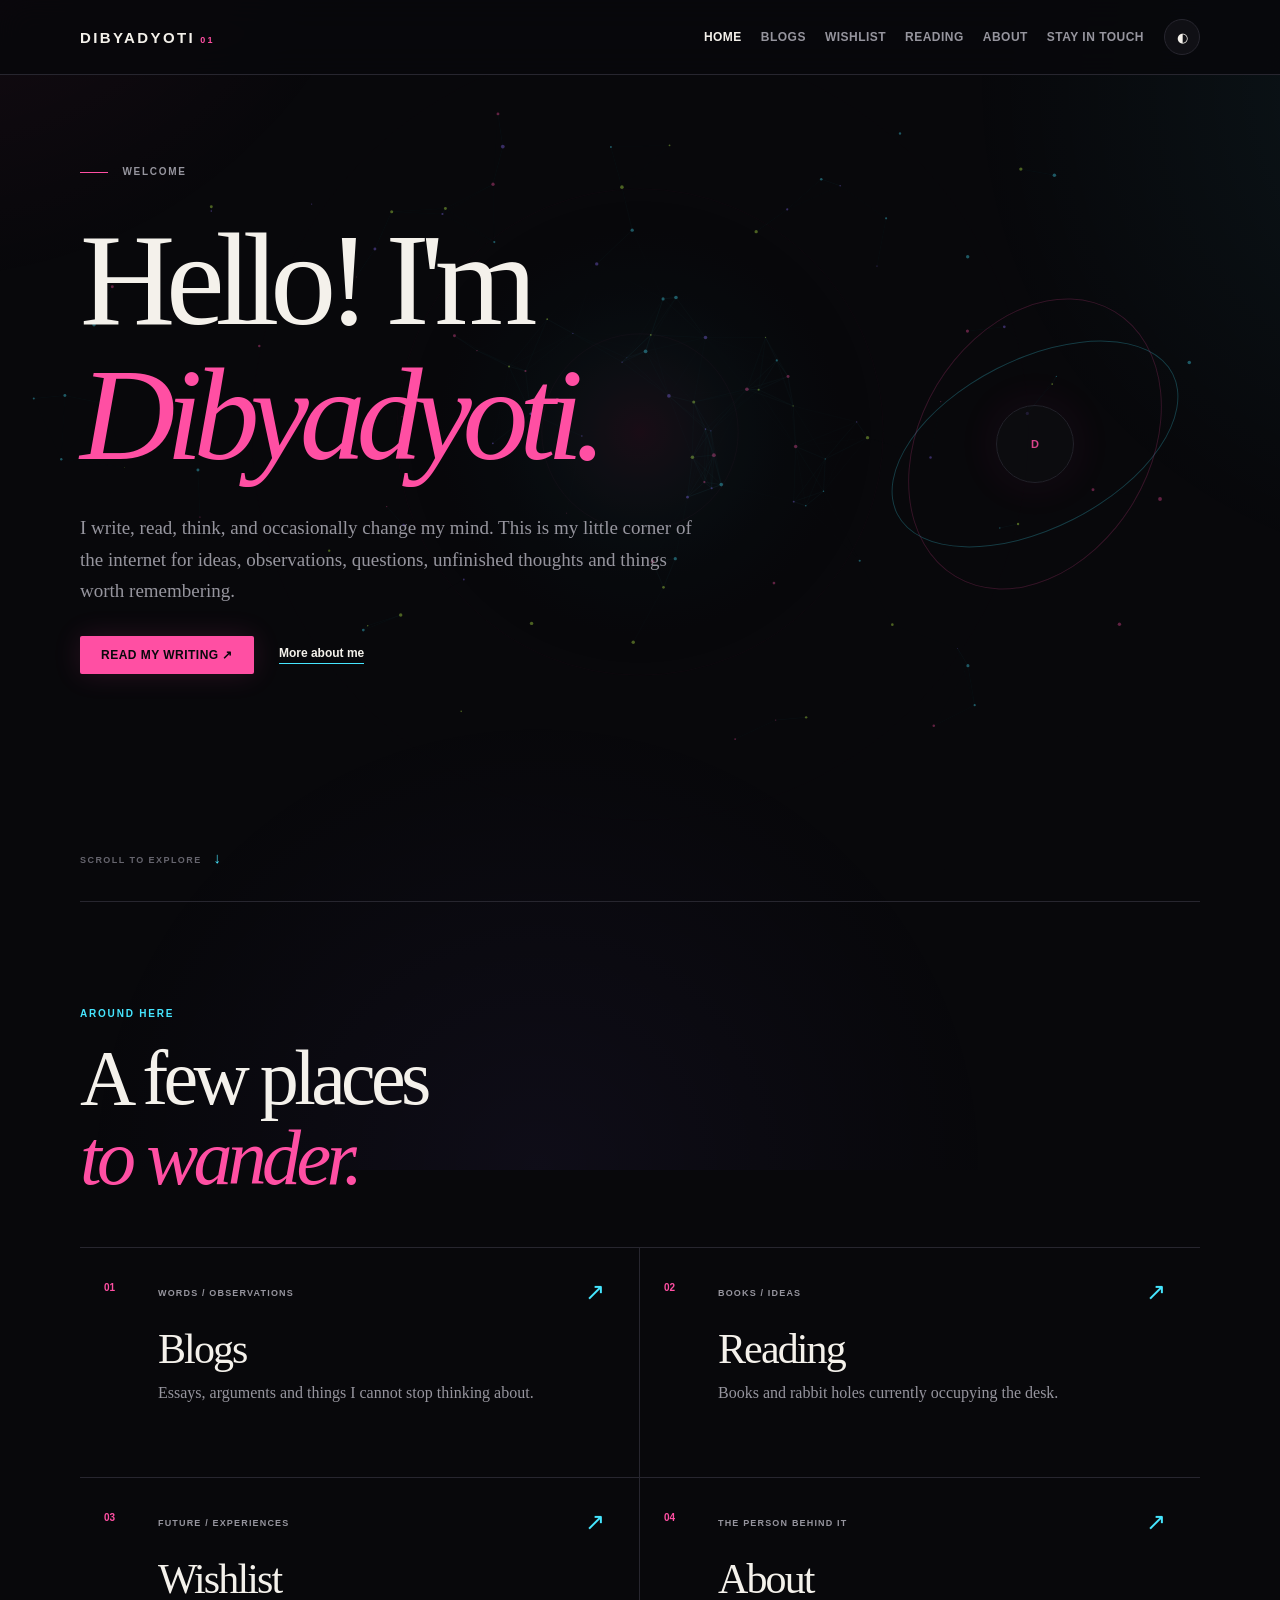
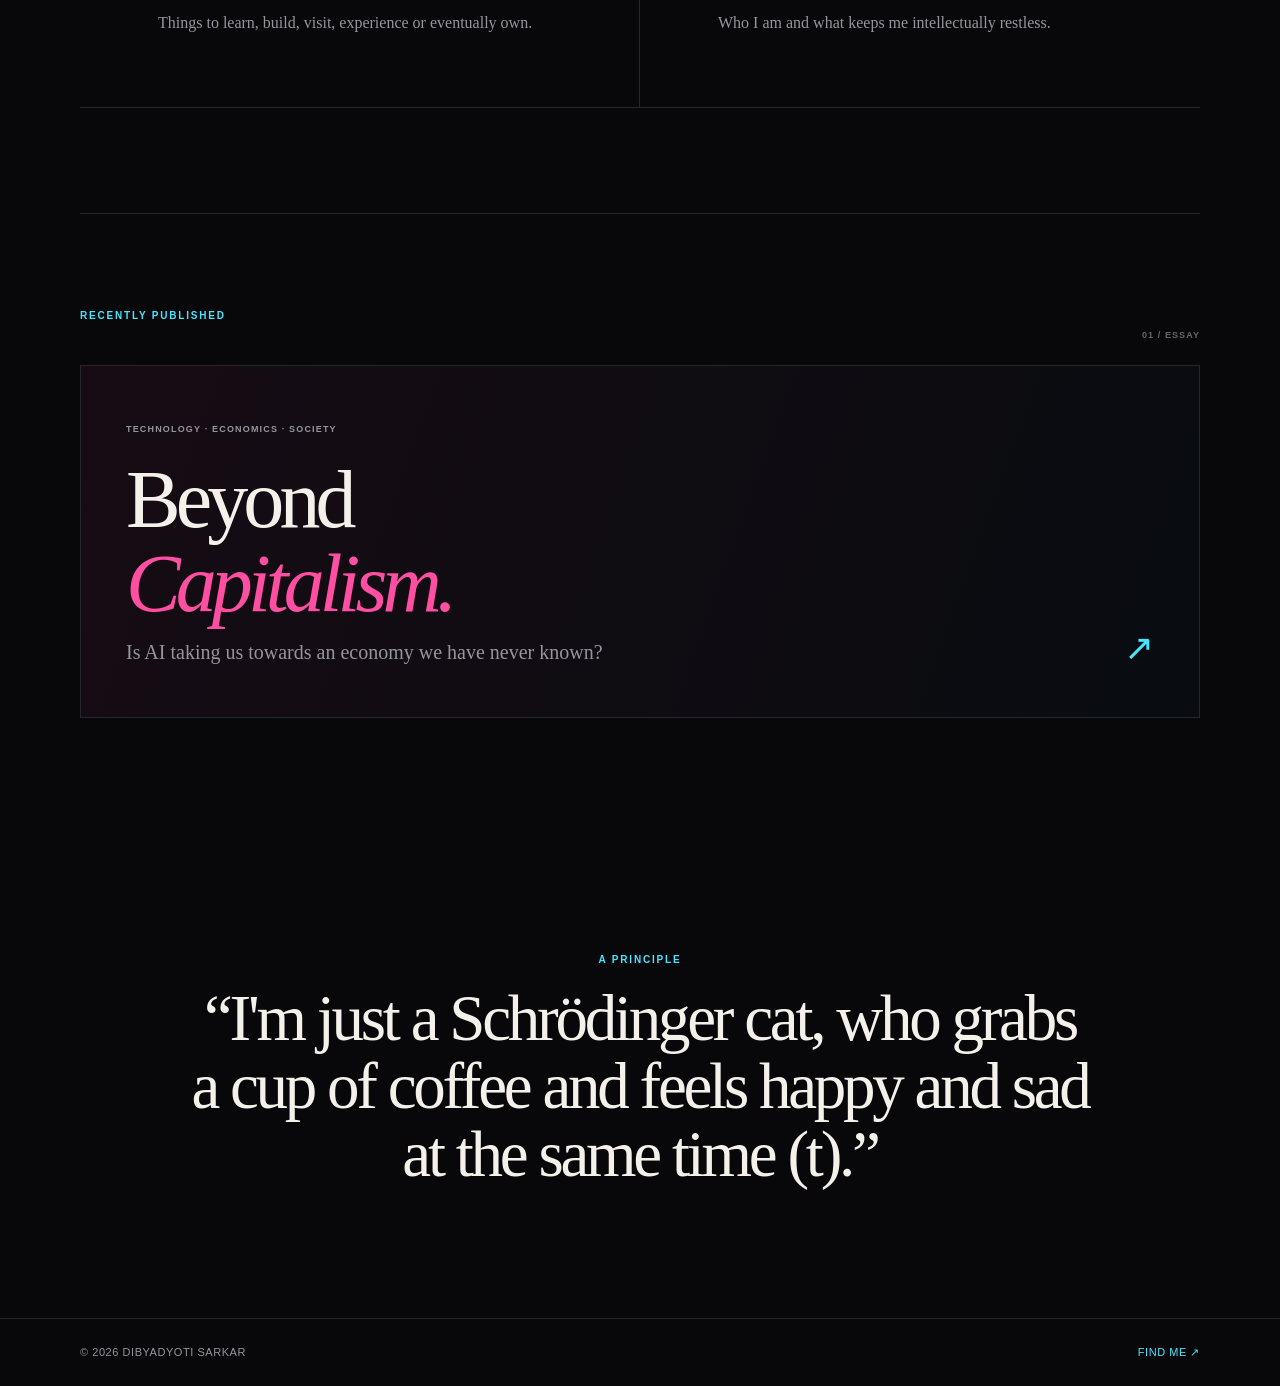
<file: index.html>
<!doctype html><html lang="en"><head><meta charset="utf-8"><meta name="viewport" content="width=device-width,initial-scale=1"><meta name="description" content="Dibyadyoti Sarkar — writing, reading, ideas and unfinished thoughts."><title>Dibyadyoti — Hello, I'm Dibyadyoti</title><link rel="stylesheet" href="style.css"></head><body class="home-page"><canvas id="physics-field" aria-hidden="true"></canvas><header class="site-header"><div class="container nav-wrap"><a class="brand" href="index.html">DIBYADYOTI<span>01</span></a><nav aria-label="Primary"><a href="index.html" aria-current="page">Home</a><a href="writing.html">Blogs</a><a href="wishlist.html">Wishlist</a><a href="reading.html">Reading</a><a href="about.html">About</a><a href="contact.html">Stay in touch</a></nav><button class="theme-toggle" aria-label="Toggle theme">◐</button></div></header><main><section class="home-hero container"><div class="hero-kicker"><span></span> WELCOME</div><div class="hero-grid"><div><h1>Hello! I'm<br><em>Dibyadyoti.</em></h1><p class="hero-copy">I write, read, think, and occasionally change my mind. This is my little corner of the internet for ideas, observations, questions, unfinished thoughts and things worth remembering.</p><div class="hero-actions"><a class="button" href="writing.html">Read my writing ↗</a><a class="text-link" href="about.html">More about me</a></div></div><div class="hero-orbit" aria-hidden="true"><div class="orbit orbit-one"></div><div class="orbit orbit-two"></div><div class="orbit-core">D</div></div></div><div class="scroll-note">SCROLL TO EXPLORE <span>↓</span></div></section><section class="home-explore container"><div class="explore-intro"><p class="eyebrow">Around here</p><h2>A few places<br><em>to wander.</em></h2></div><div class="home-links"><a class="home-link home-link-wide" href="writing.html"><span class="link-number">01</span><div><small>WORDS / OBSERVATIONS</small><h3>Blogs</h3><p>Essays, arguments and things I cannot stop thinking about.</p></div><strong>↗</strong></a><a class="home-link" href="reading.html"><span class="link-number">02</span><div><small>BOOKS / IDEAS</small><h3>Reading</h3><p>Books and rabbit holes currently occupying the desk.</p></div><strong>↗</strong></a><a class="home-link" href="wishlist.html"><span class="link-number">03</span><div><small>FUTURE / EXPERIENCES</small><h3>Wishlist</h3><p>Things to learn, build, visit, experience or eventually own.</p></div><strong>↗</strong></a><a class="home-link" href="about.html"><span class="link-number">04</span><div><small>THE PERSON BEHIND IT</small><h3>About</h3><p>Who I am and what keeps me intellectually restless.</p></div><strong>↗</strong></a></div></section><section class="home-feature container"><div class="feature-label"><p class="eyebrow">Recently published</p><span>01 / ESSAY</span></div><a class="featured-post" href="beyond-capitalism.html"><div><small>TECHNOLOGY · ECONOMICS · SOCIETY</small><h2>Beyond<br><em>Capitalism.</em></h2><p>Is AI taking us towards an economy we have never known?</p></div><span class="featured-arrow">↗</span></a></section><section class="manifesto container"><p class="eyebrow">A principle</p><blockquote>“I'm just a Schrödinger cat, who grabs a cup of coffee and feels happy and sad at the same time (t).”</blockquote></section></main><footer class="site-footer"><div class="container footer-wrap"><span>© 2026 Dibyadyoti Sarkar</span><a href="contact.html">Find me ↗</a></div></footer><script src="script.js"></script></body></html>
</file>
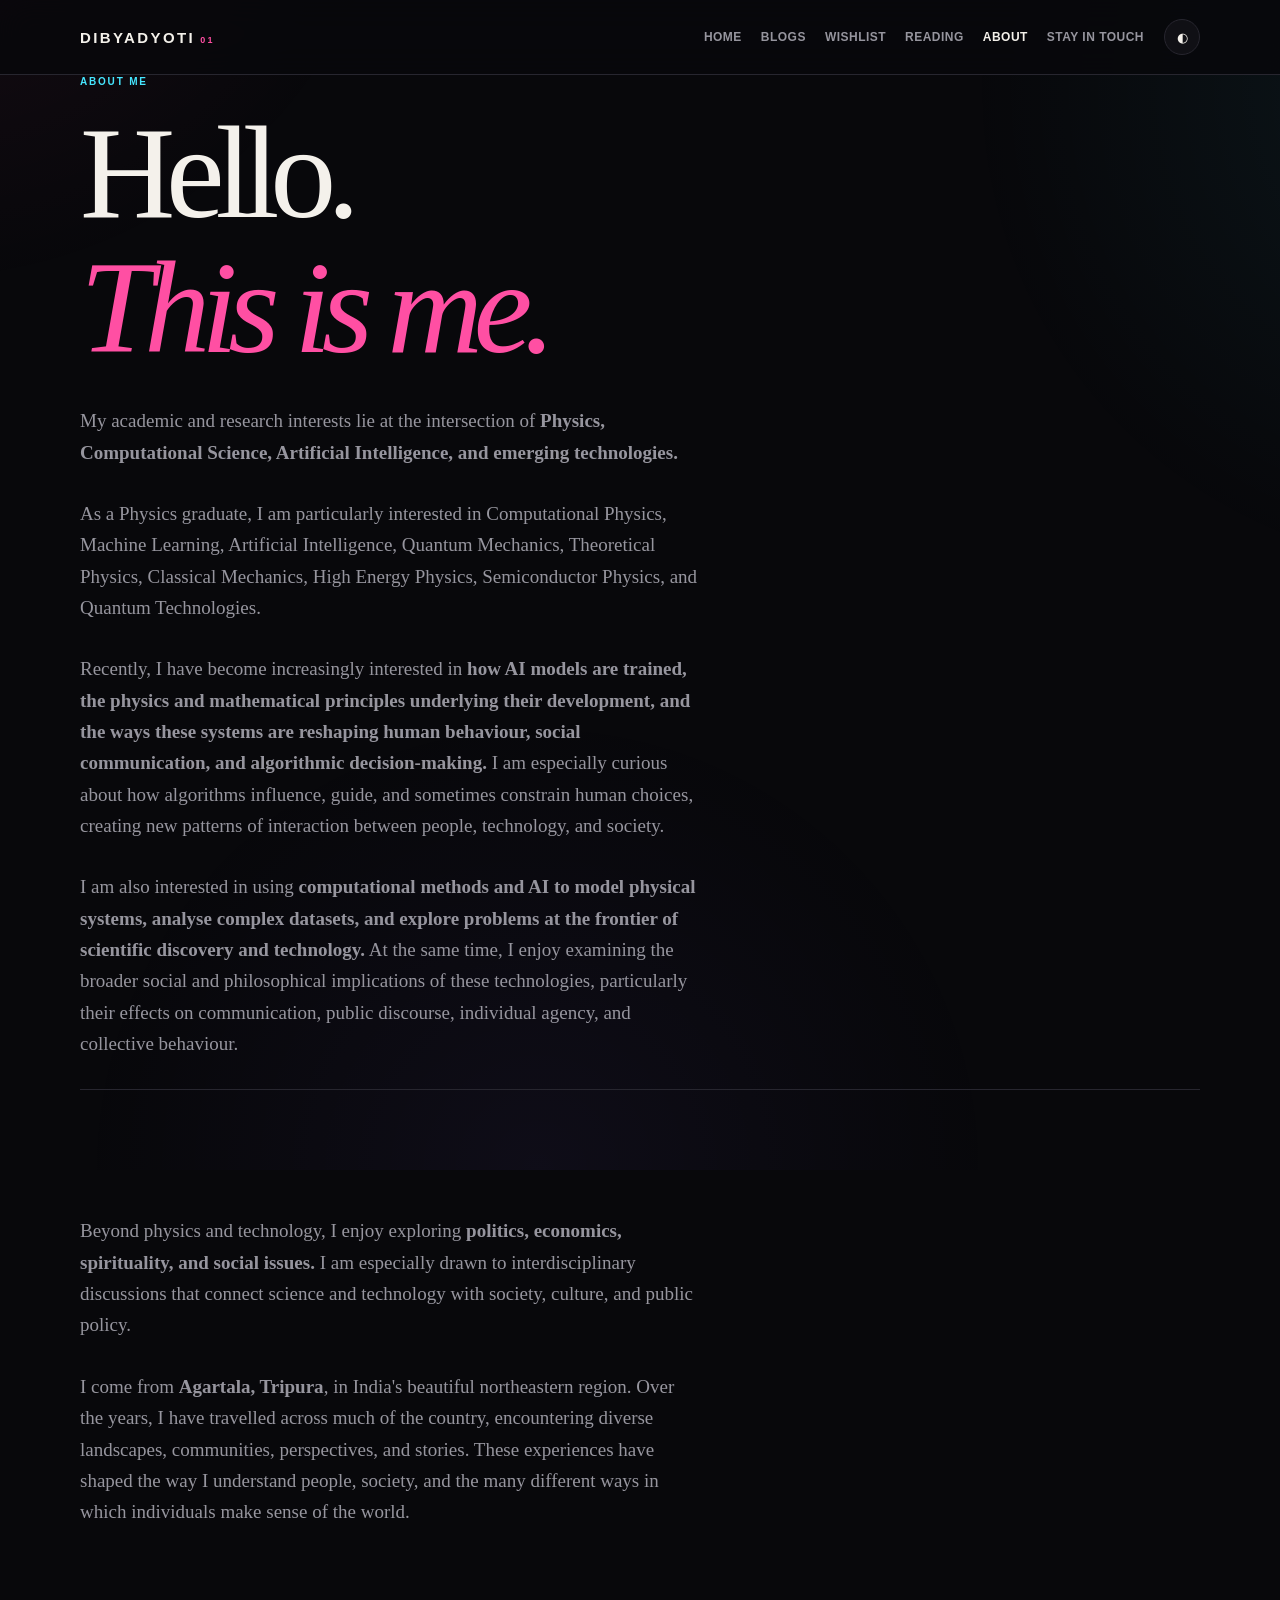
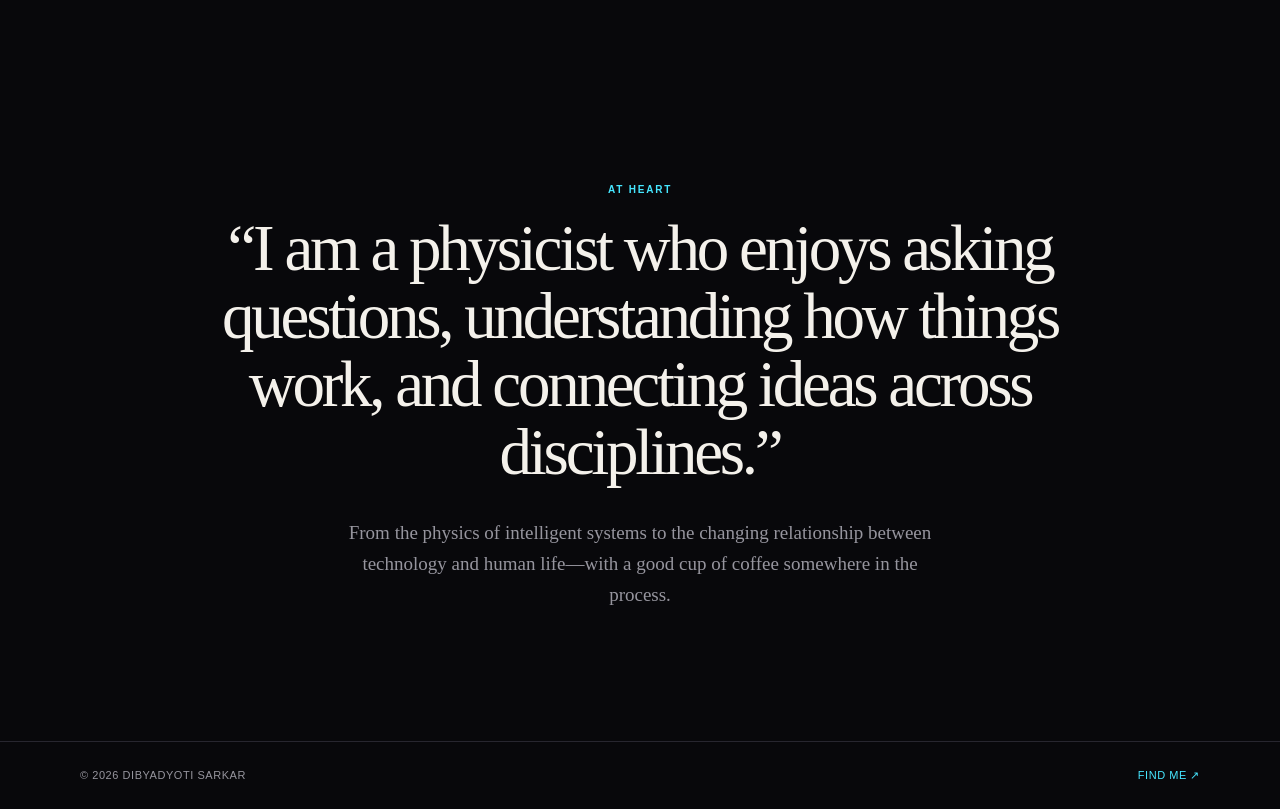
<file: about.html>
<!doctype html><html lang="en"><head><meta charset="utf-8"><meta name="viewport" content="width=device-width,initial-scale=1"><meta name="description" content="About Dibyadyoti Sarkar — physics, computational science, artificial intelligence and emerging technologies."><title>About — Dibyadyoti</title><link rel="stylesheet" href="style.css"></head><body><header class="site-header"><div class="container nav-wrap"><a class="brand" href="index.html">DIBYADYOTI<span>01</span></a><nav><a href="index.html">Home</a><a href="writing.html">Blogs</a><a href="wishlist.html">Wishlist</a><a href="reading.html">Reading</a><a href="about.html" aria-current="page">About</a><a href="contact.html">Stay in touch</a></nav><button class="theme-toggle">◐</button></div></header><main><section class="hero container"><p class="eyebrow">About me</p><h1>Hello.<br><em>This is me.</em></h1><p class="hero-copy">My academic and research interests lie at the intersection of <strong>Physics, Computational Science, Artificial Intelligence, and emerging technologies.</strong></p><p class="hero-copy">As a Physics graduate, I am particularly interested in Computational Physics, Machine Learning, Artificial Intelligence, Quantum Mechanics, Theoretical Physics, Classical Mechanics, High Energy Physics, Semiconductor Physics, and Quantum Technologies.</p><p class="hero-copy">Recently, I have become increasingly interested in <strong>how AI models are trained, the physics and mathematical principles underlying their development, and the ways these systems are reshaping human behaviour, social communication, and algorithmic decision-making.</strong> I am especially curious about how algorithms influence, guide, and sometimes constrain human choices, creating new patterns of interaction between people, technology, and society.</p><p class="hero-copy">I am also interested in using <strong>computational methods and AI to model physical systems, analyse complex datasets, and explore problems at the frontier of scientific discovery and technology.</strong> At the same time, I enjoy examining the broader social and philosophical implications of these technologies, particularly their effects on communication, public discourse, individual agency, and collective behaviour.</p></section><section class="section container"><p class="hero-copy">Beyond physics and technology, I enjoy exploring <strong>politics, economics, spirituality, and social issues.</strong> I am especially drawn to interdisciplinary discussions that connect science and technology with society, culture, and public policy.</p><p class="hero-copy">I come from <strong>Agartala, Tripura</strong>, in India's beautiful northeastern region. Over the years, I have travelled across much of the country, encountering diverse landscapes, communities, perspectives, and stories. These experiences have shaped the way I understand people, society, and the many different ways in which individuals make sense of the world.</p></section><section class="manifesto container"><p class="eyebrow">At heart</p><blockquote>“I am a physicist who enjoys asking questions, understanding how things work, and connecting ideas across disciplines.”</blockquote><p class="hero-copy" style="margin:30px auto 0">From the physics of intelligent systems to the changing relationship between technology and human life—with a good cup of coffee somewhere in the process.</p></section></main><footer class="site-footer"><div class="container footer-wrap"><span>© 2026 Dibyadyoti Sarkar</span><a href="contact.html">Find me ↗</a></div></footer><script src="script.js"></script></body></html>
</file>
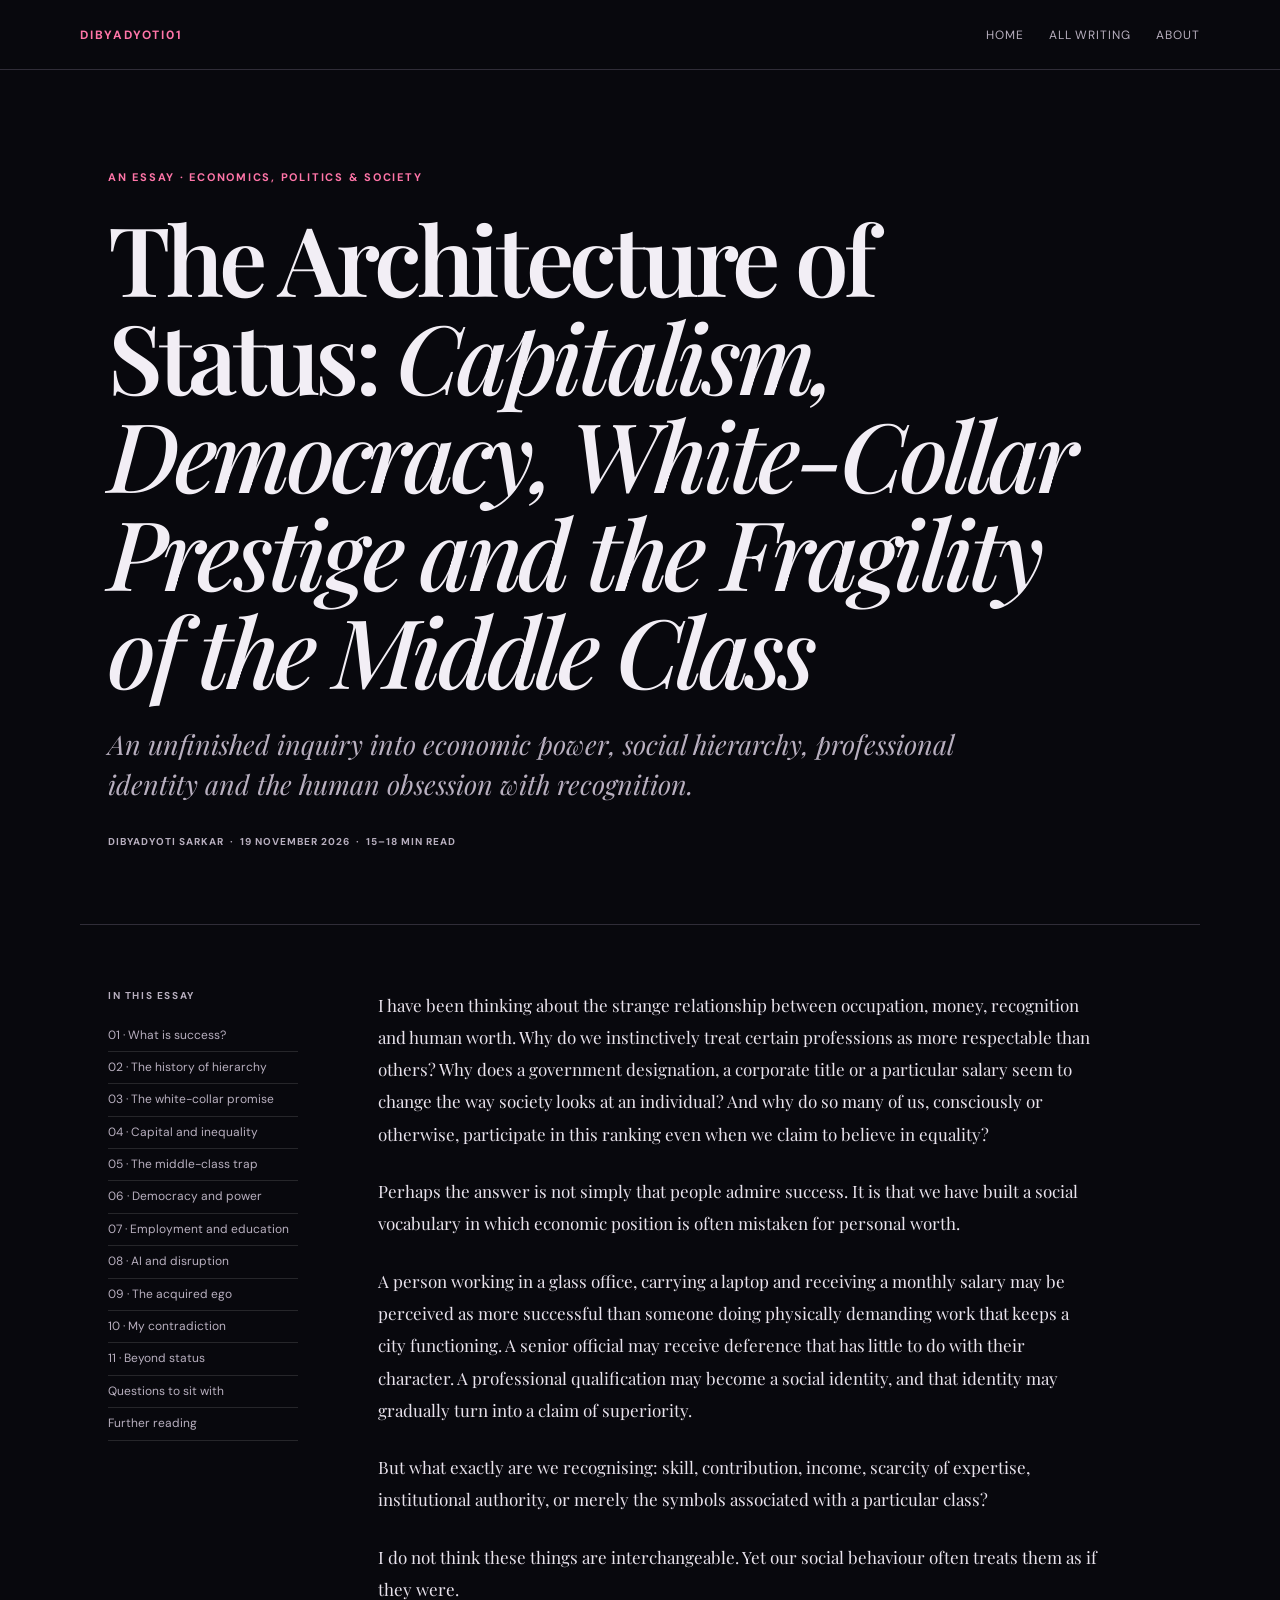
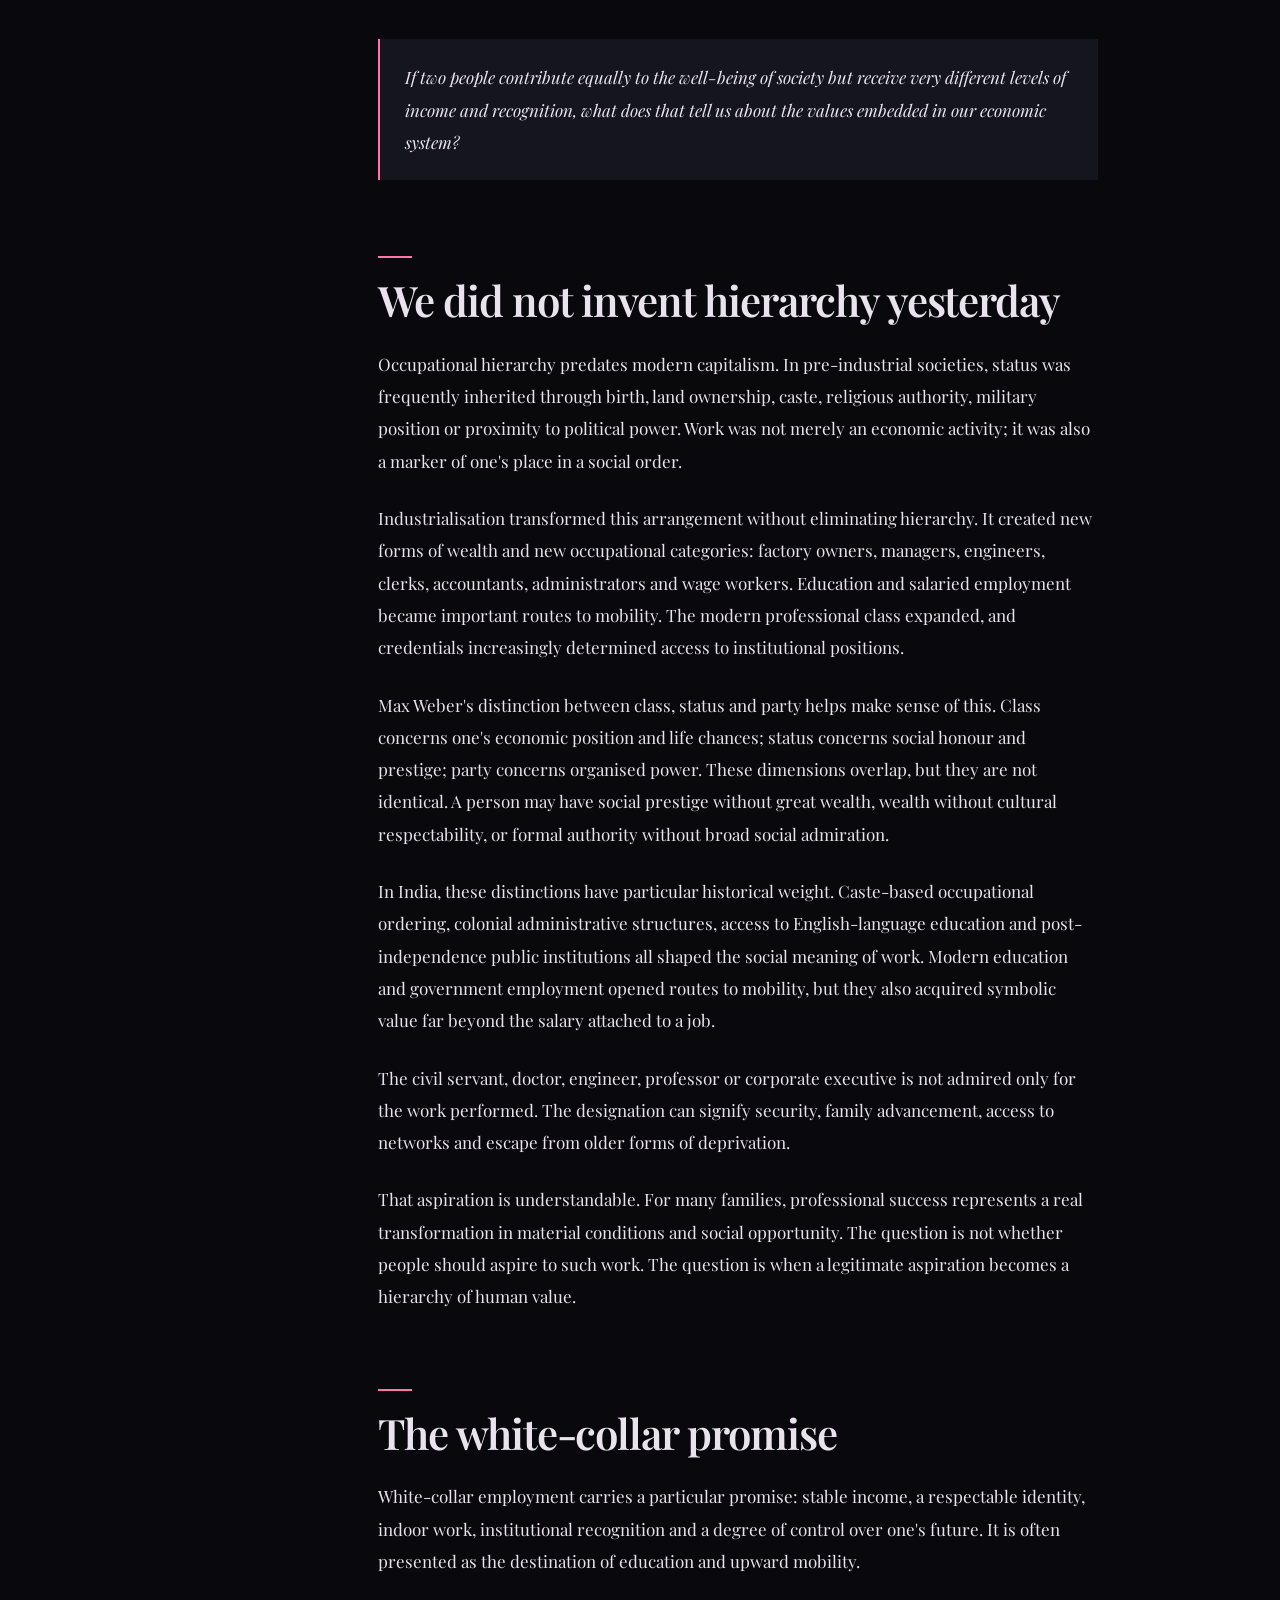
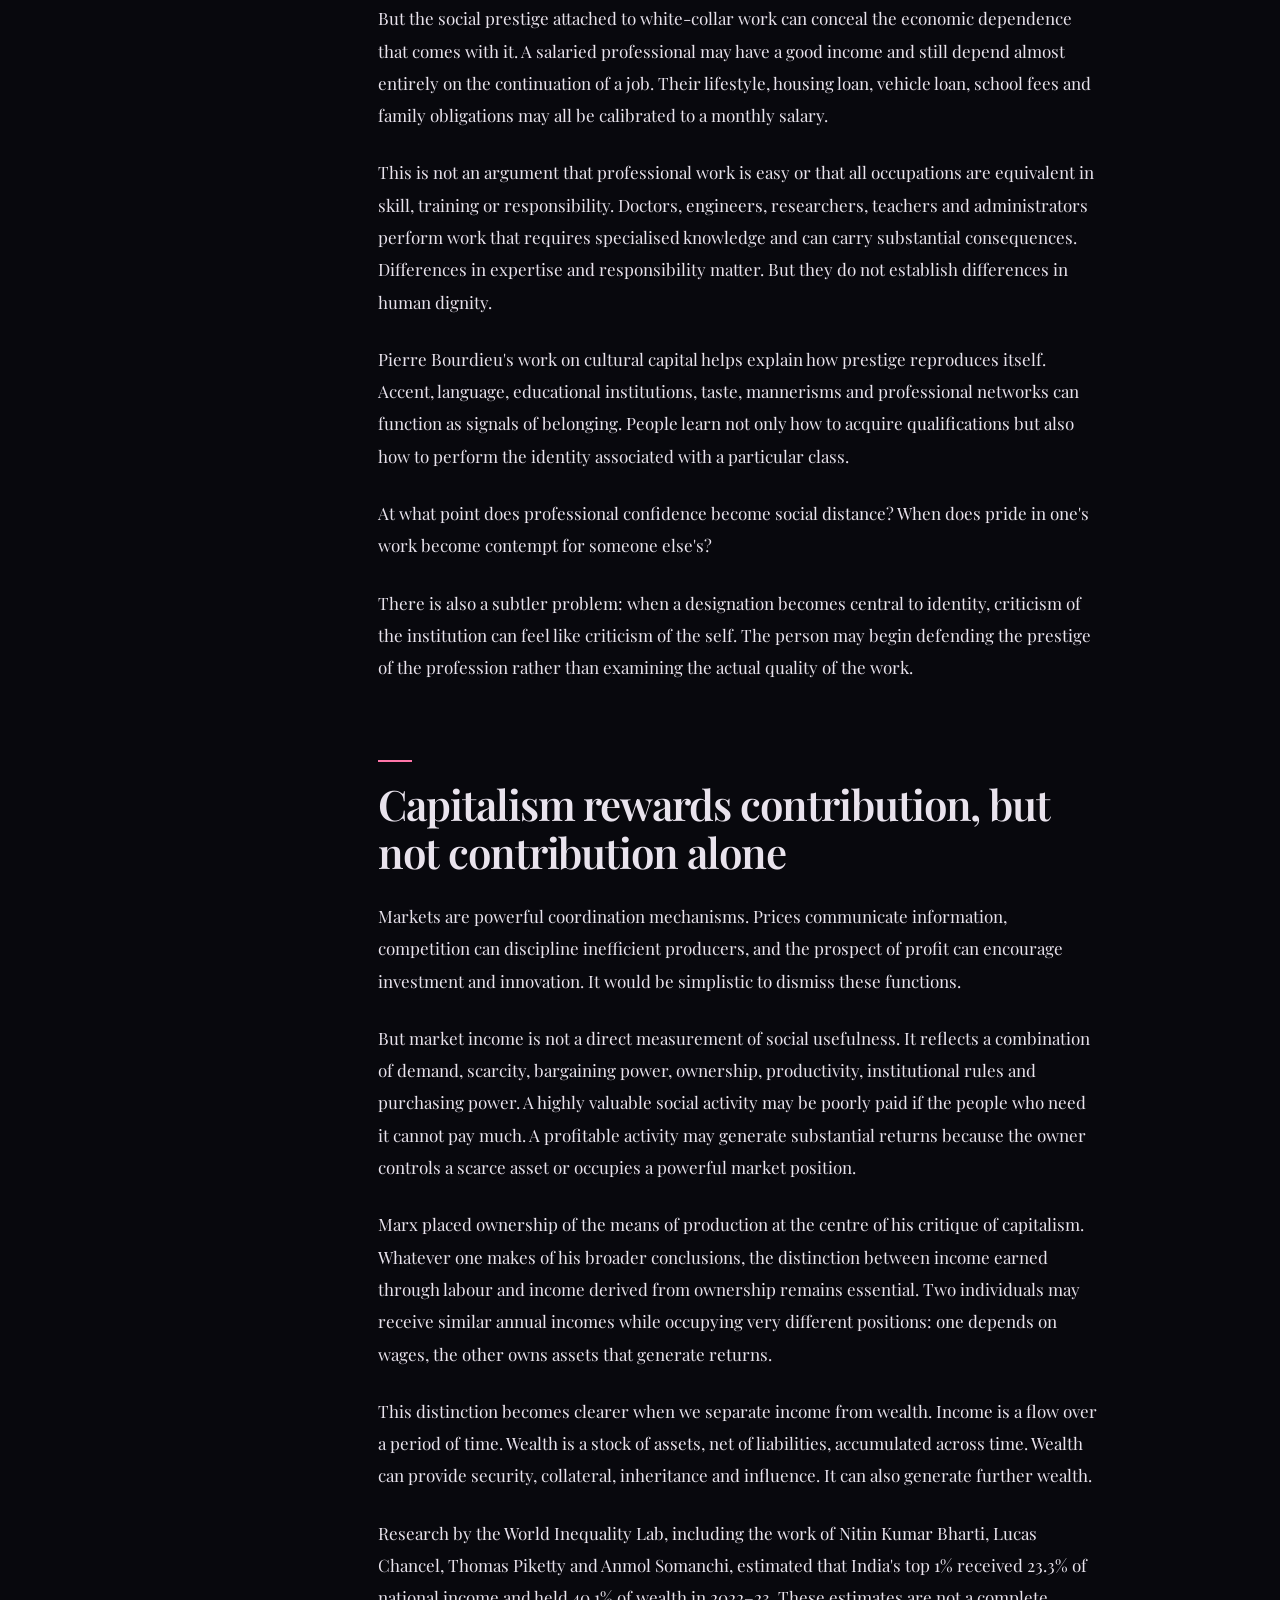
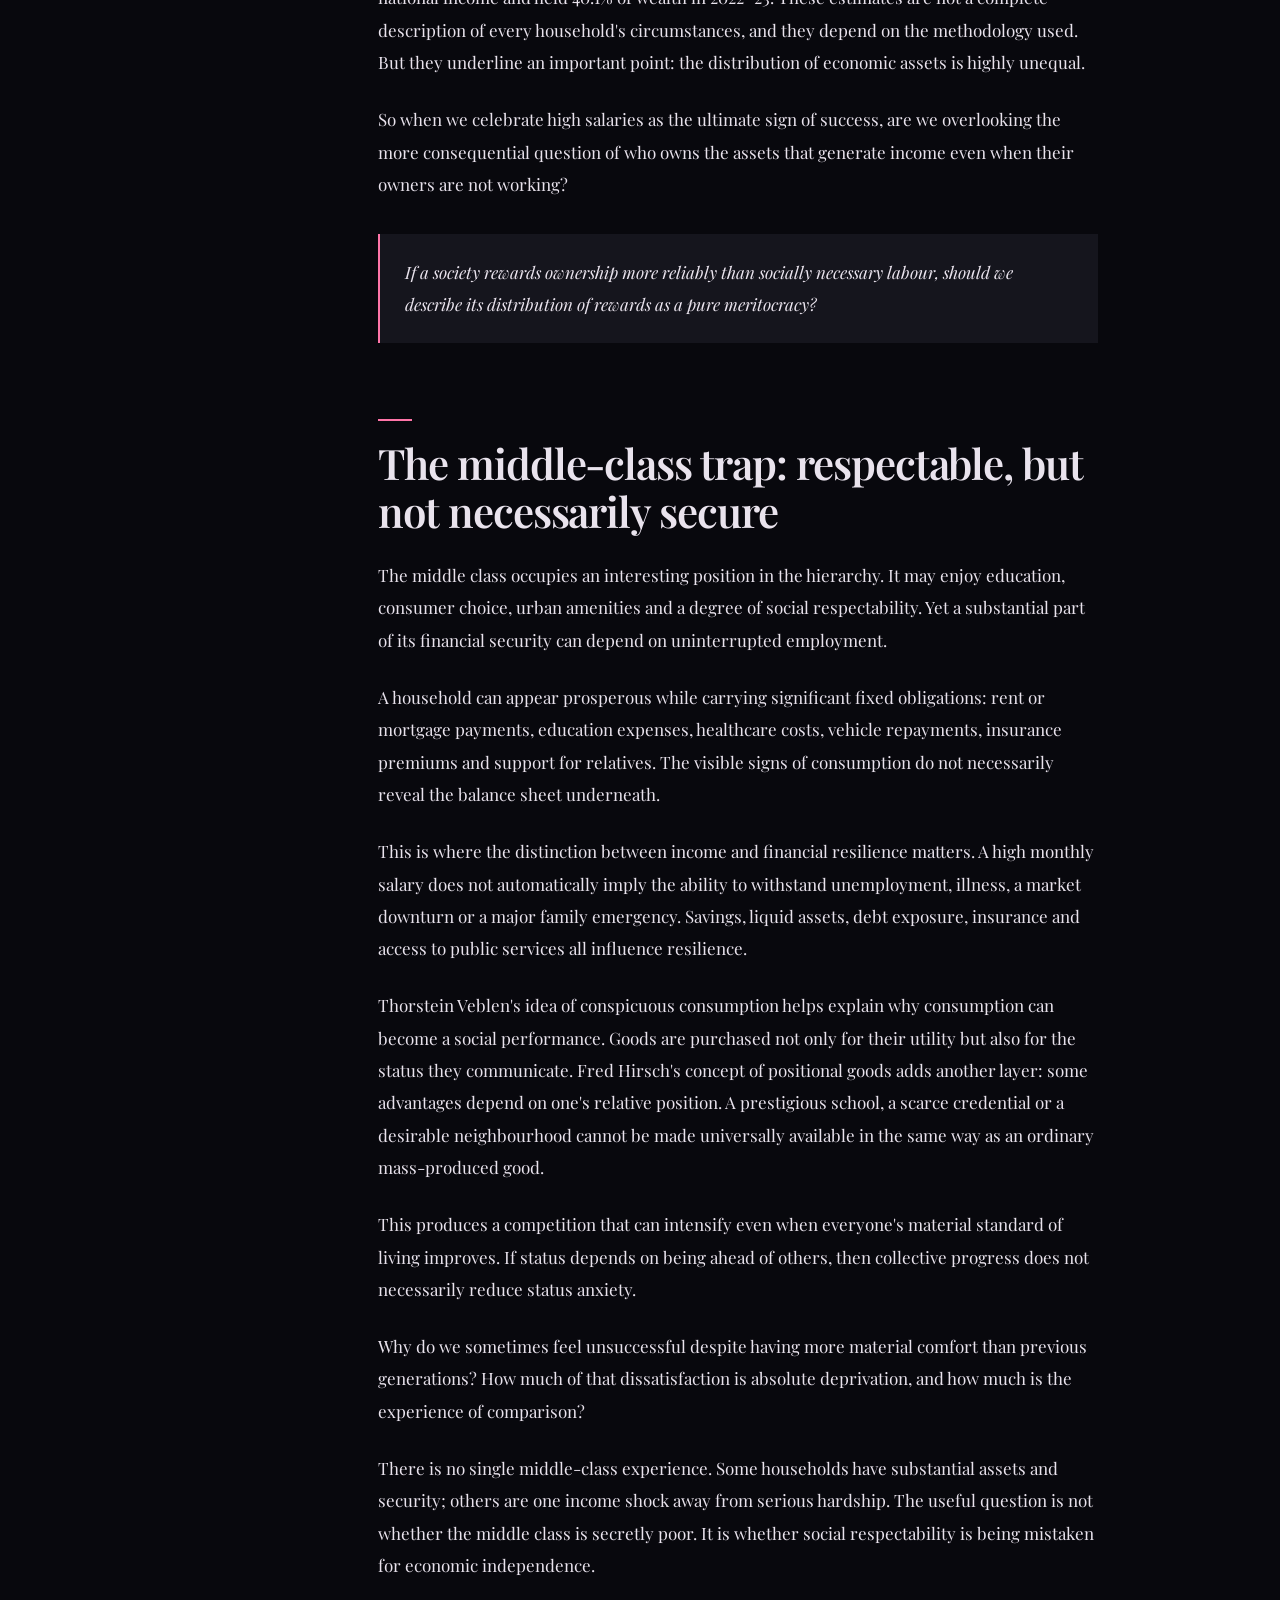
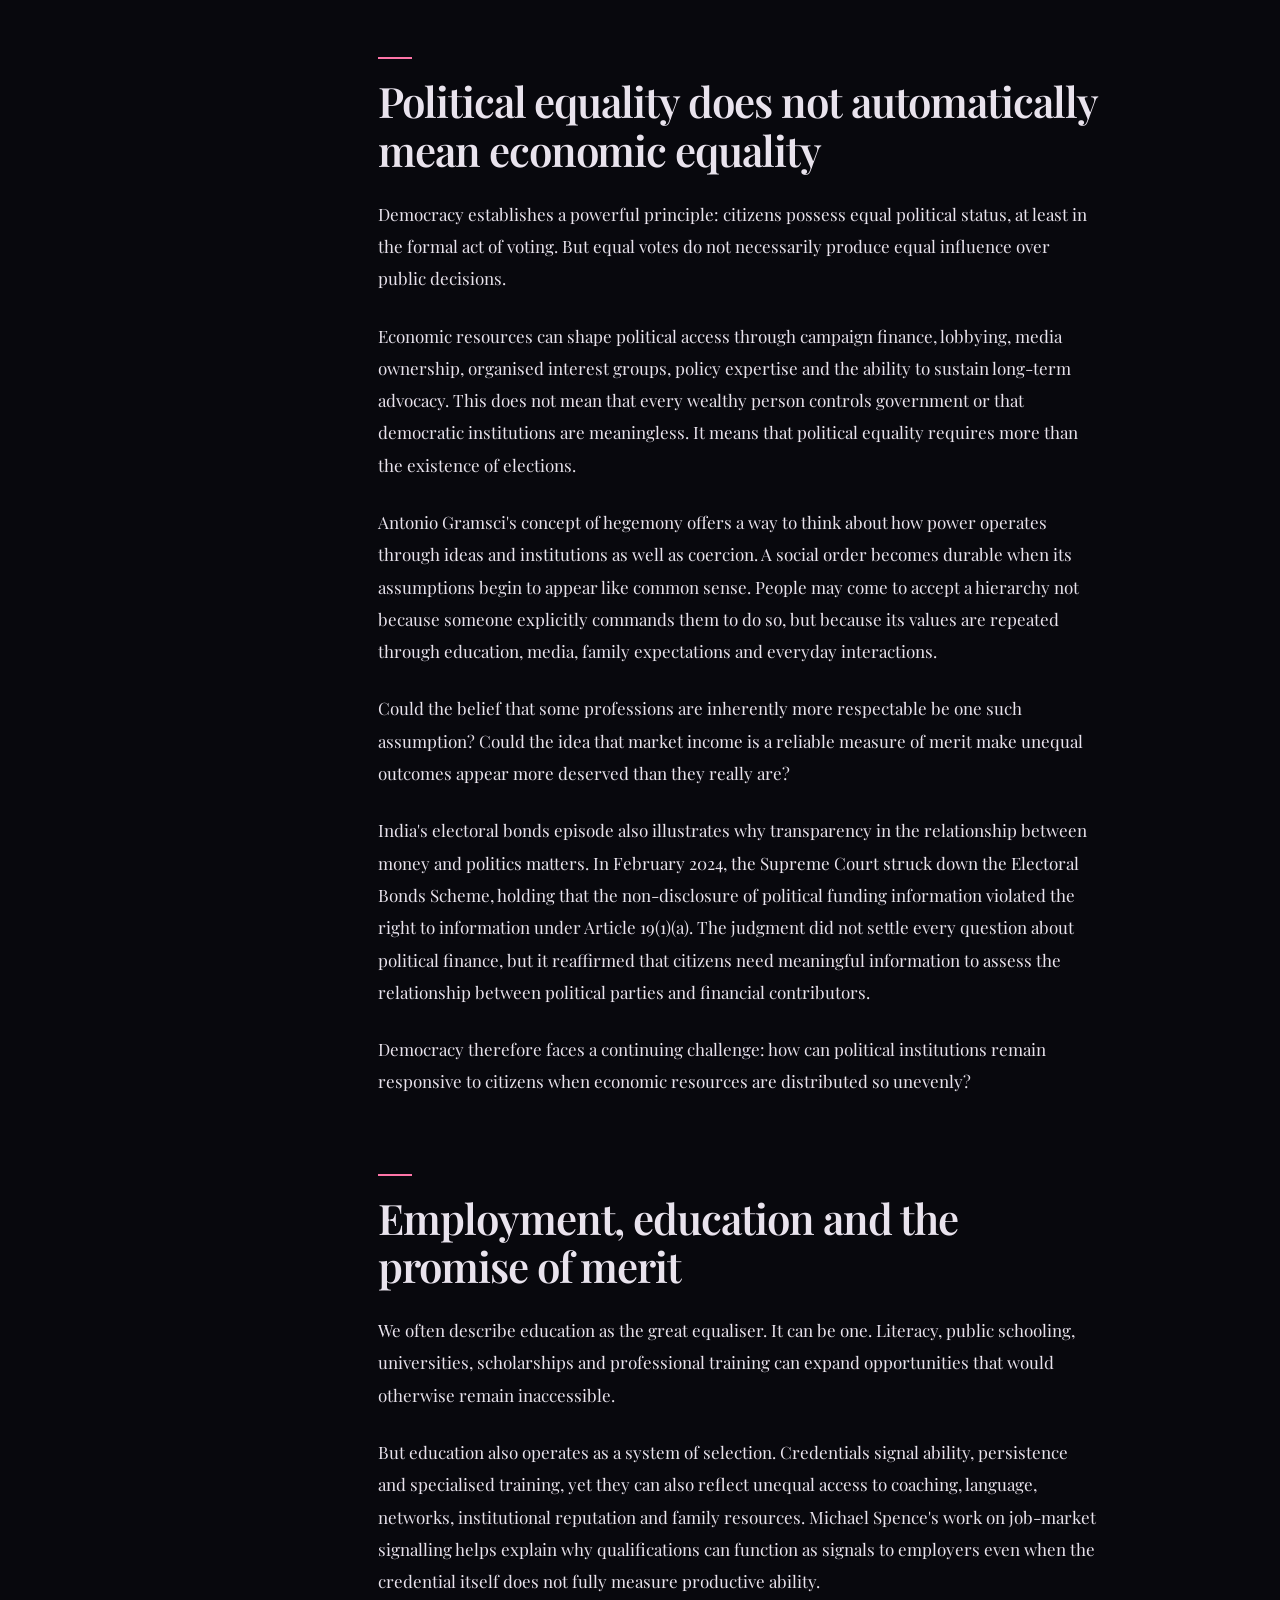
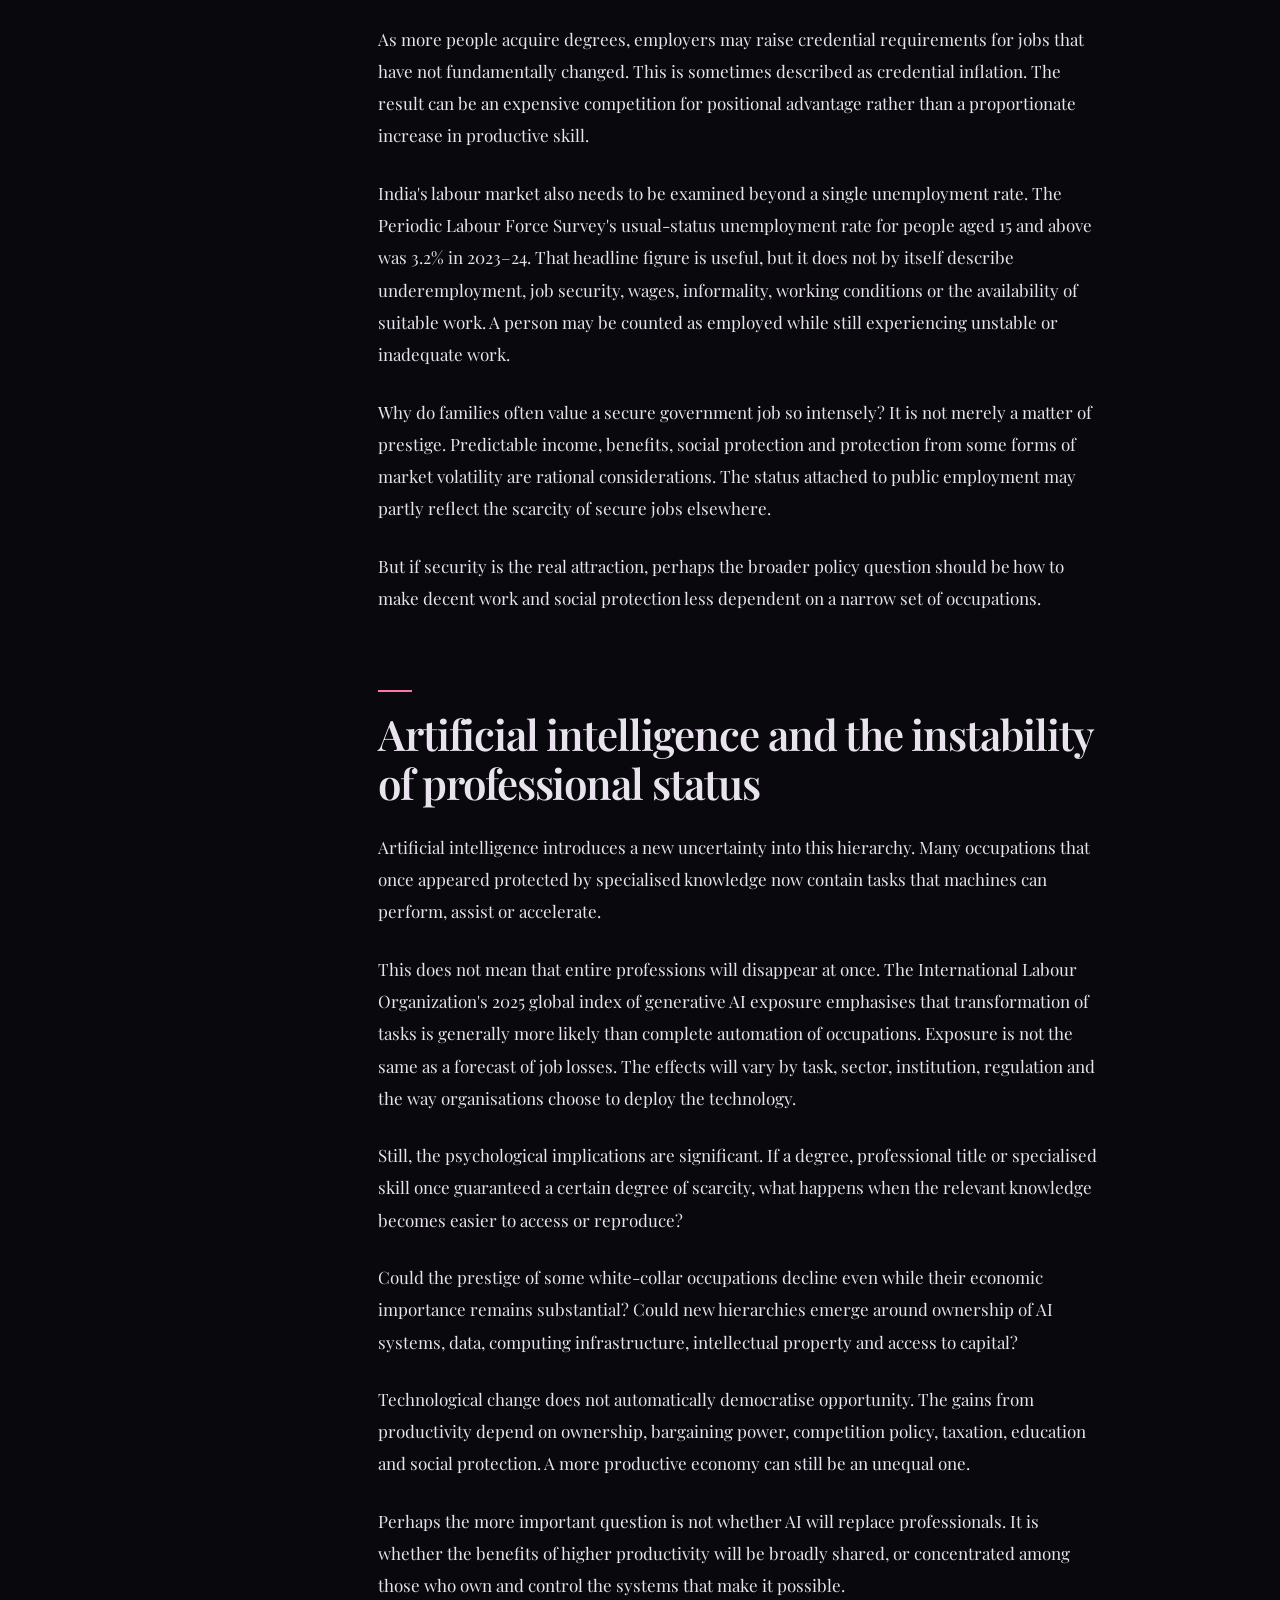
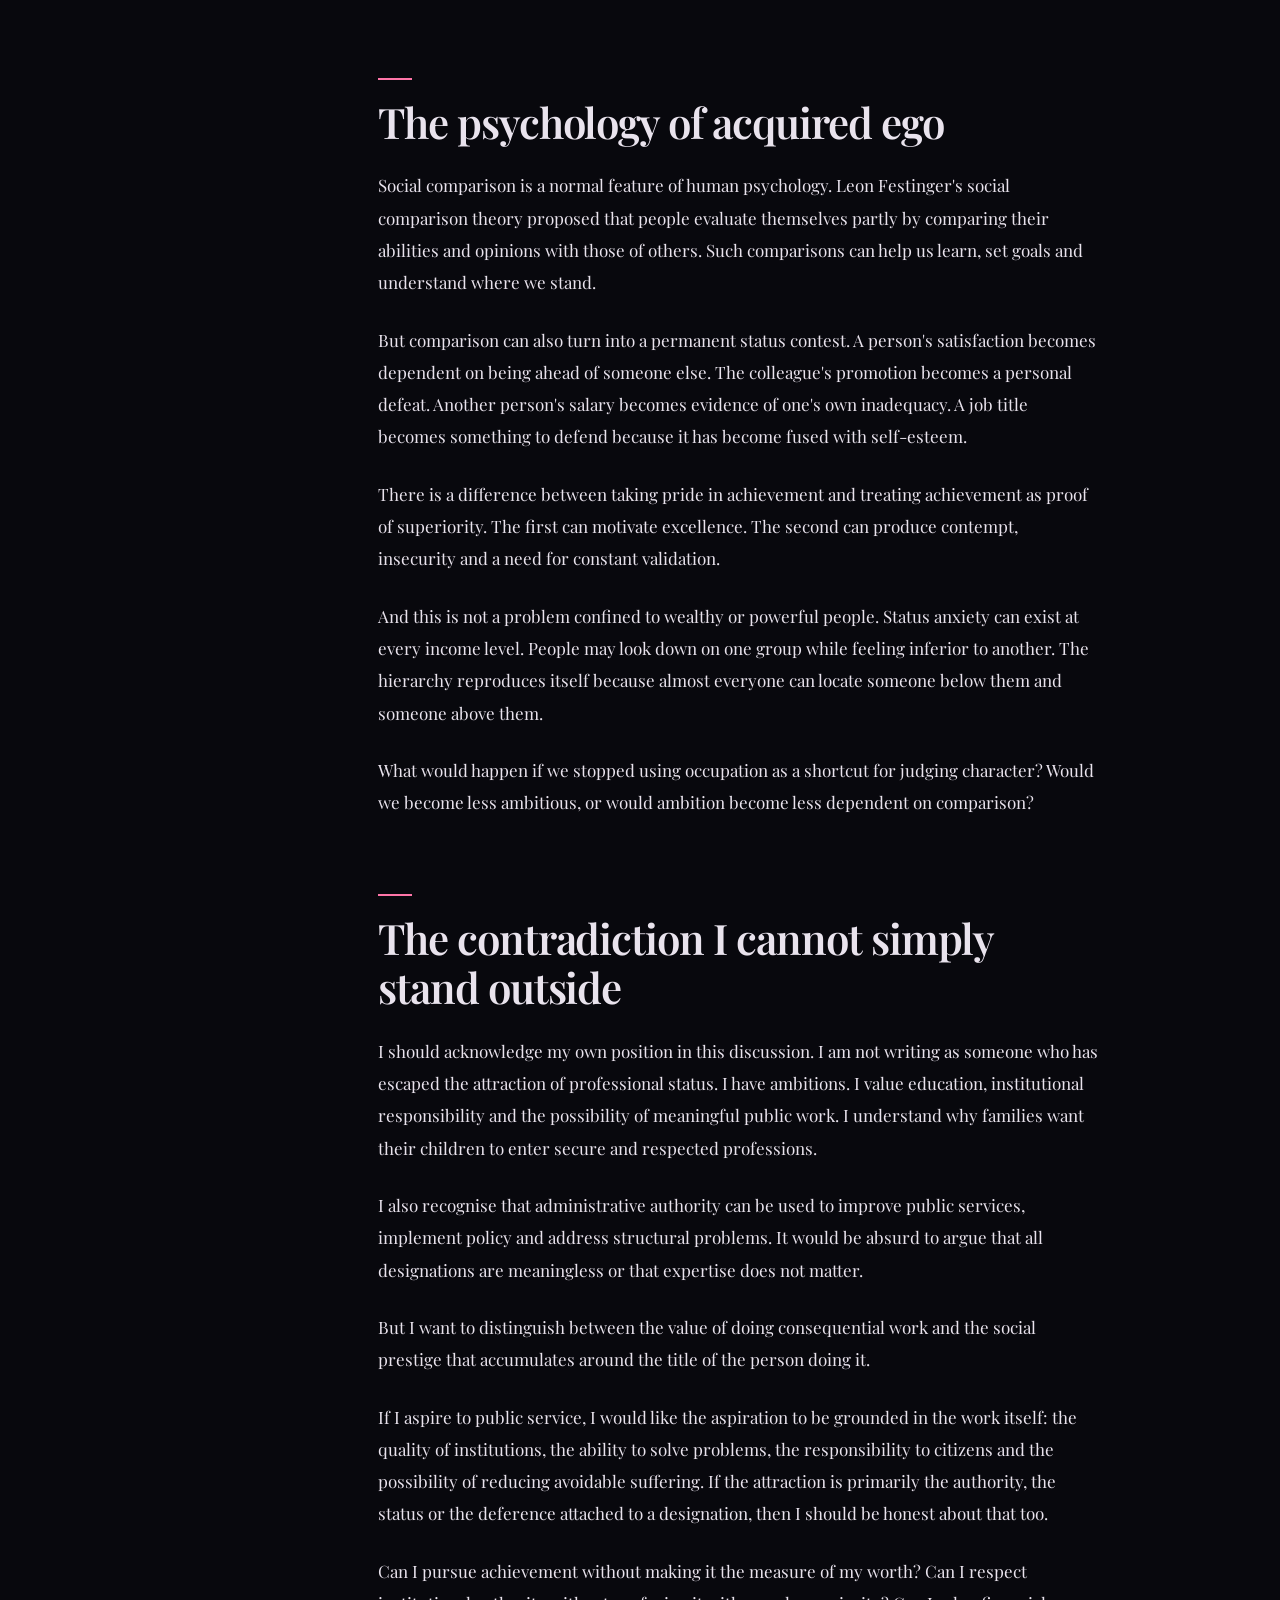
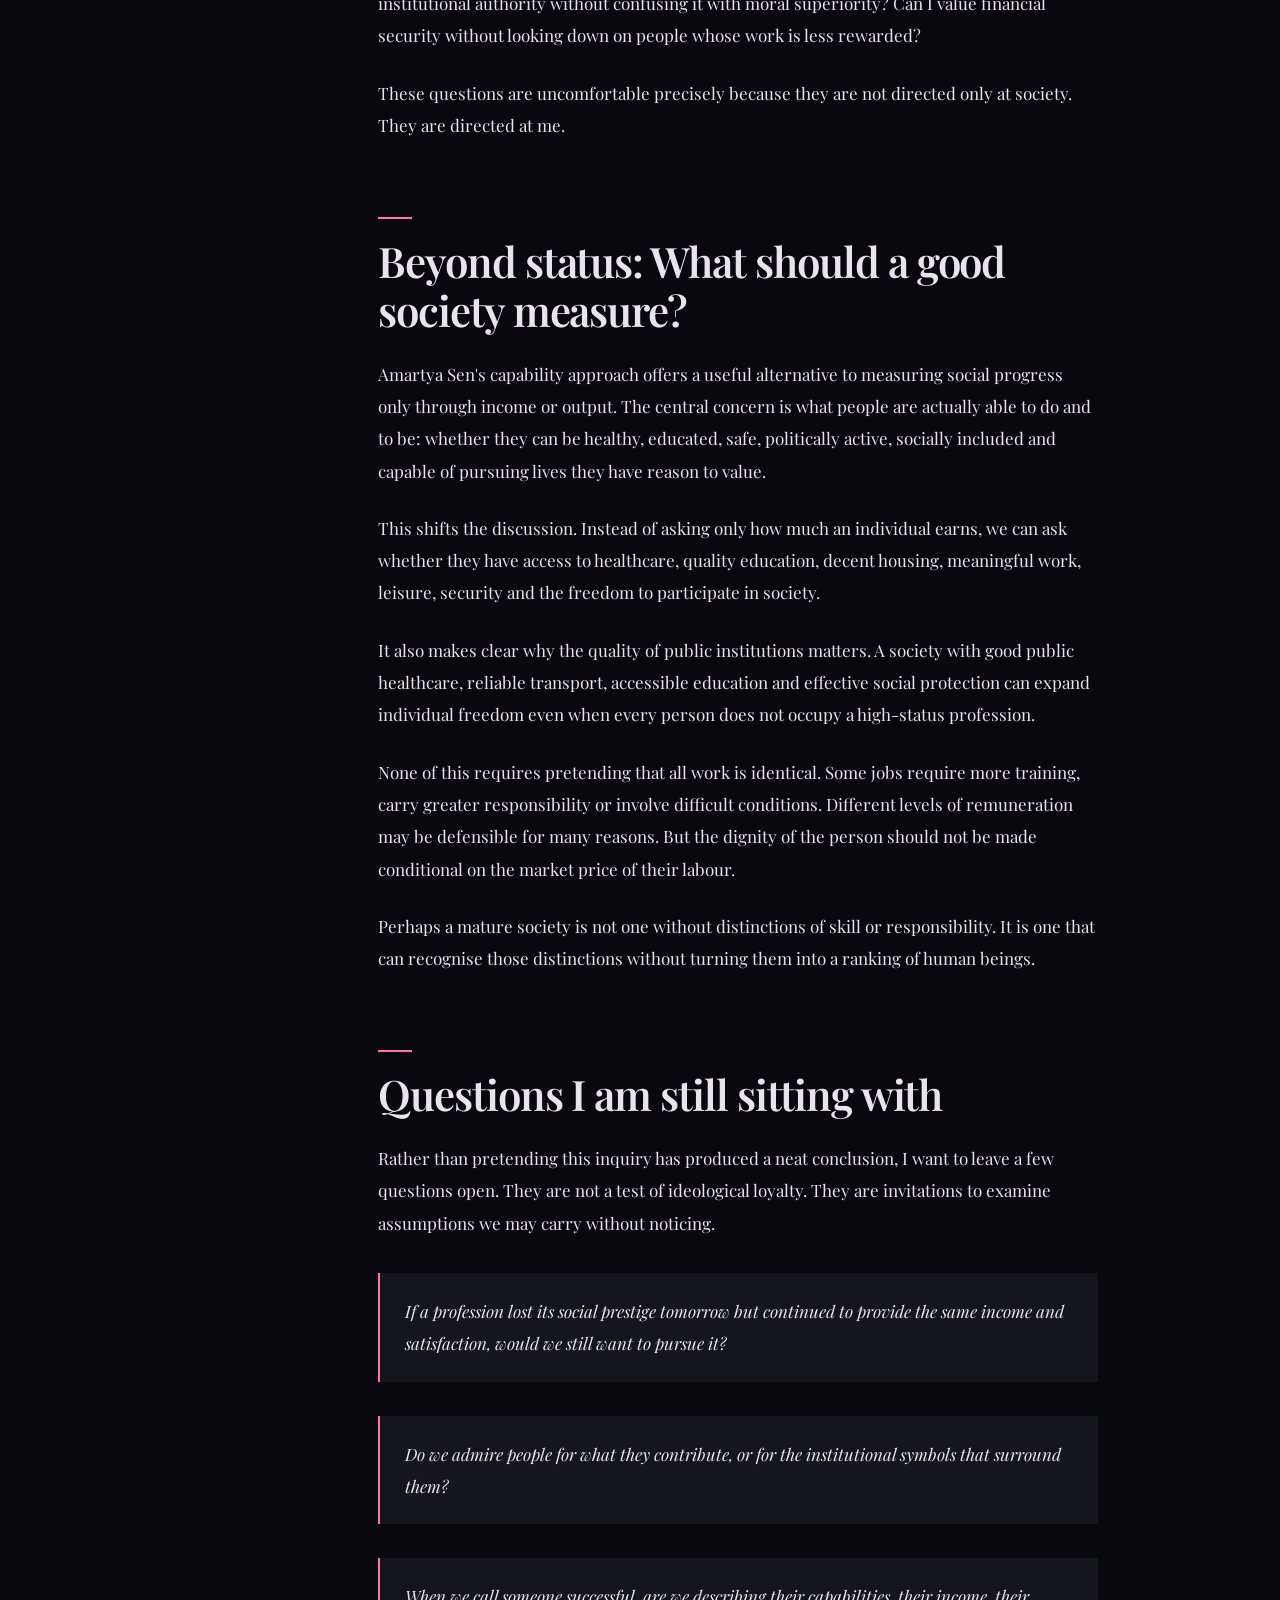
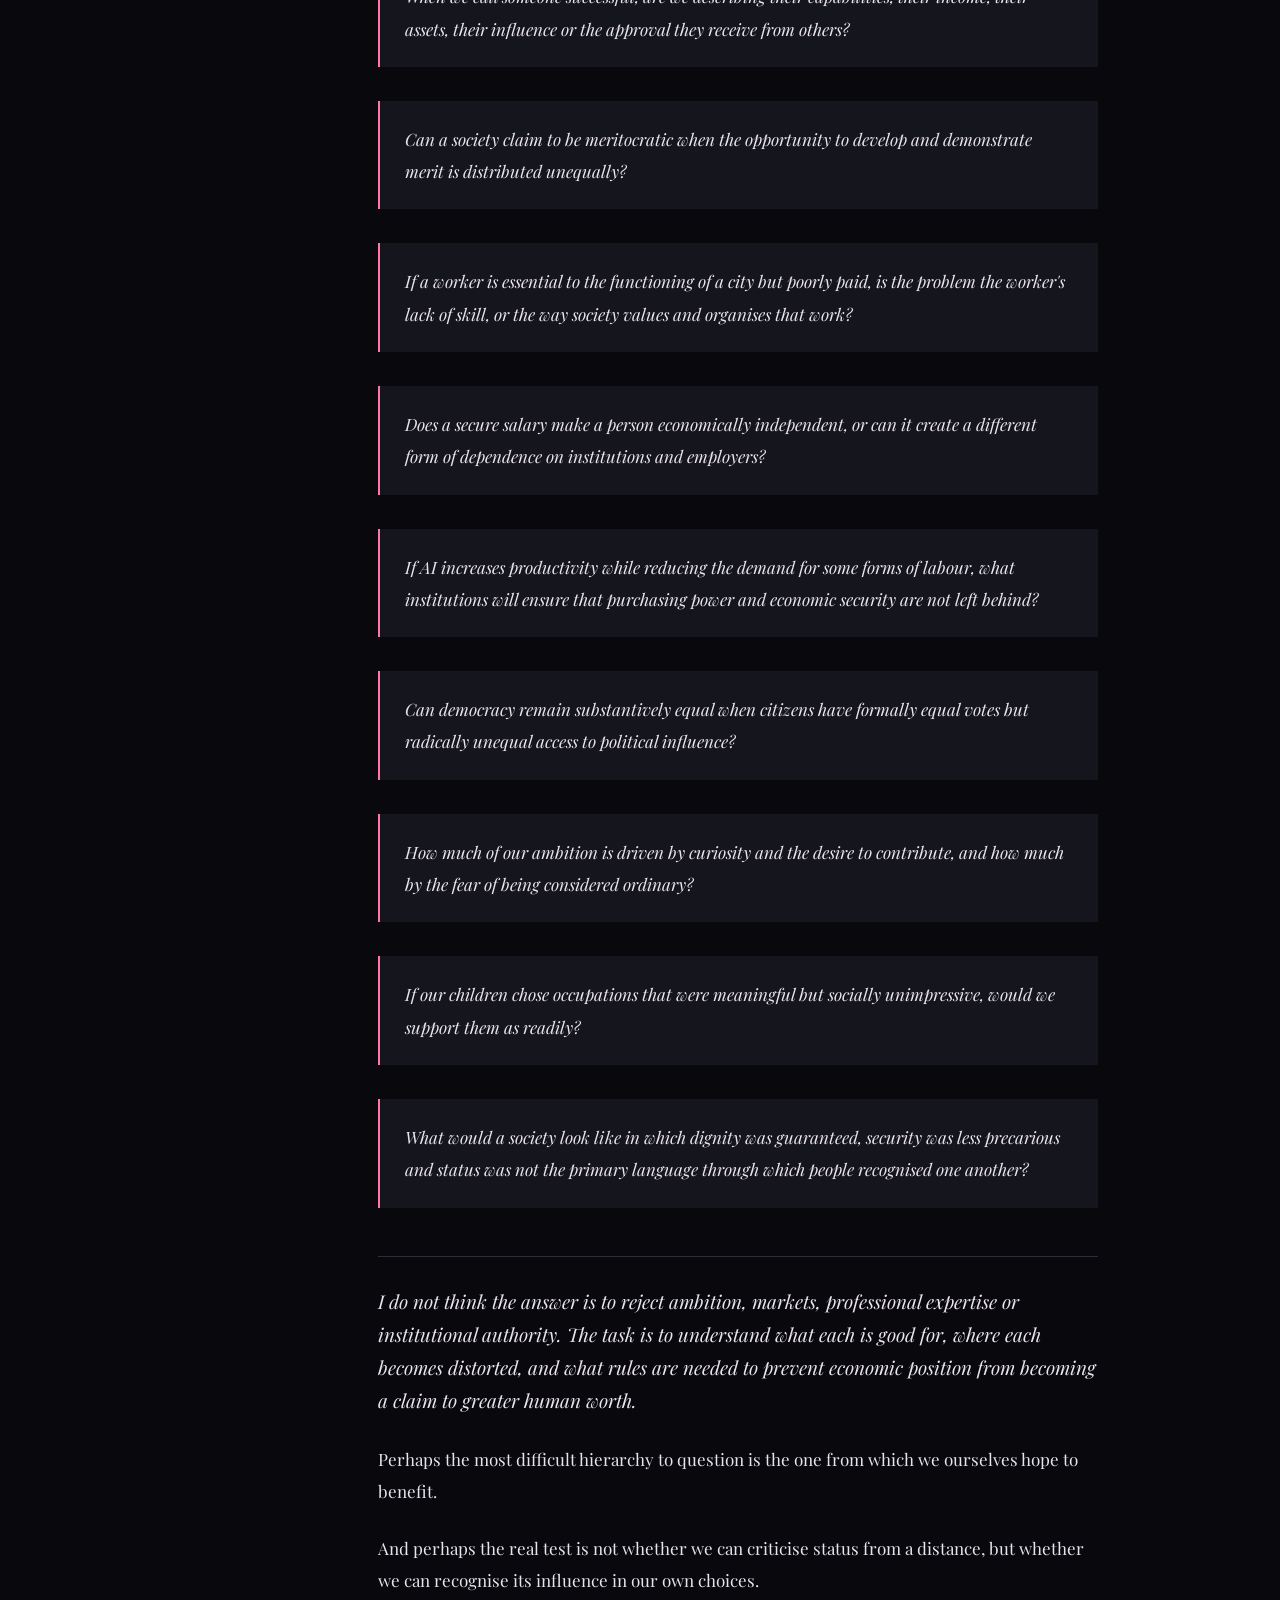
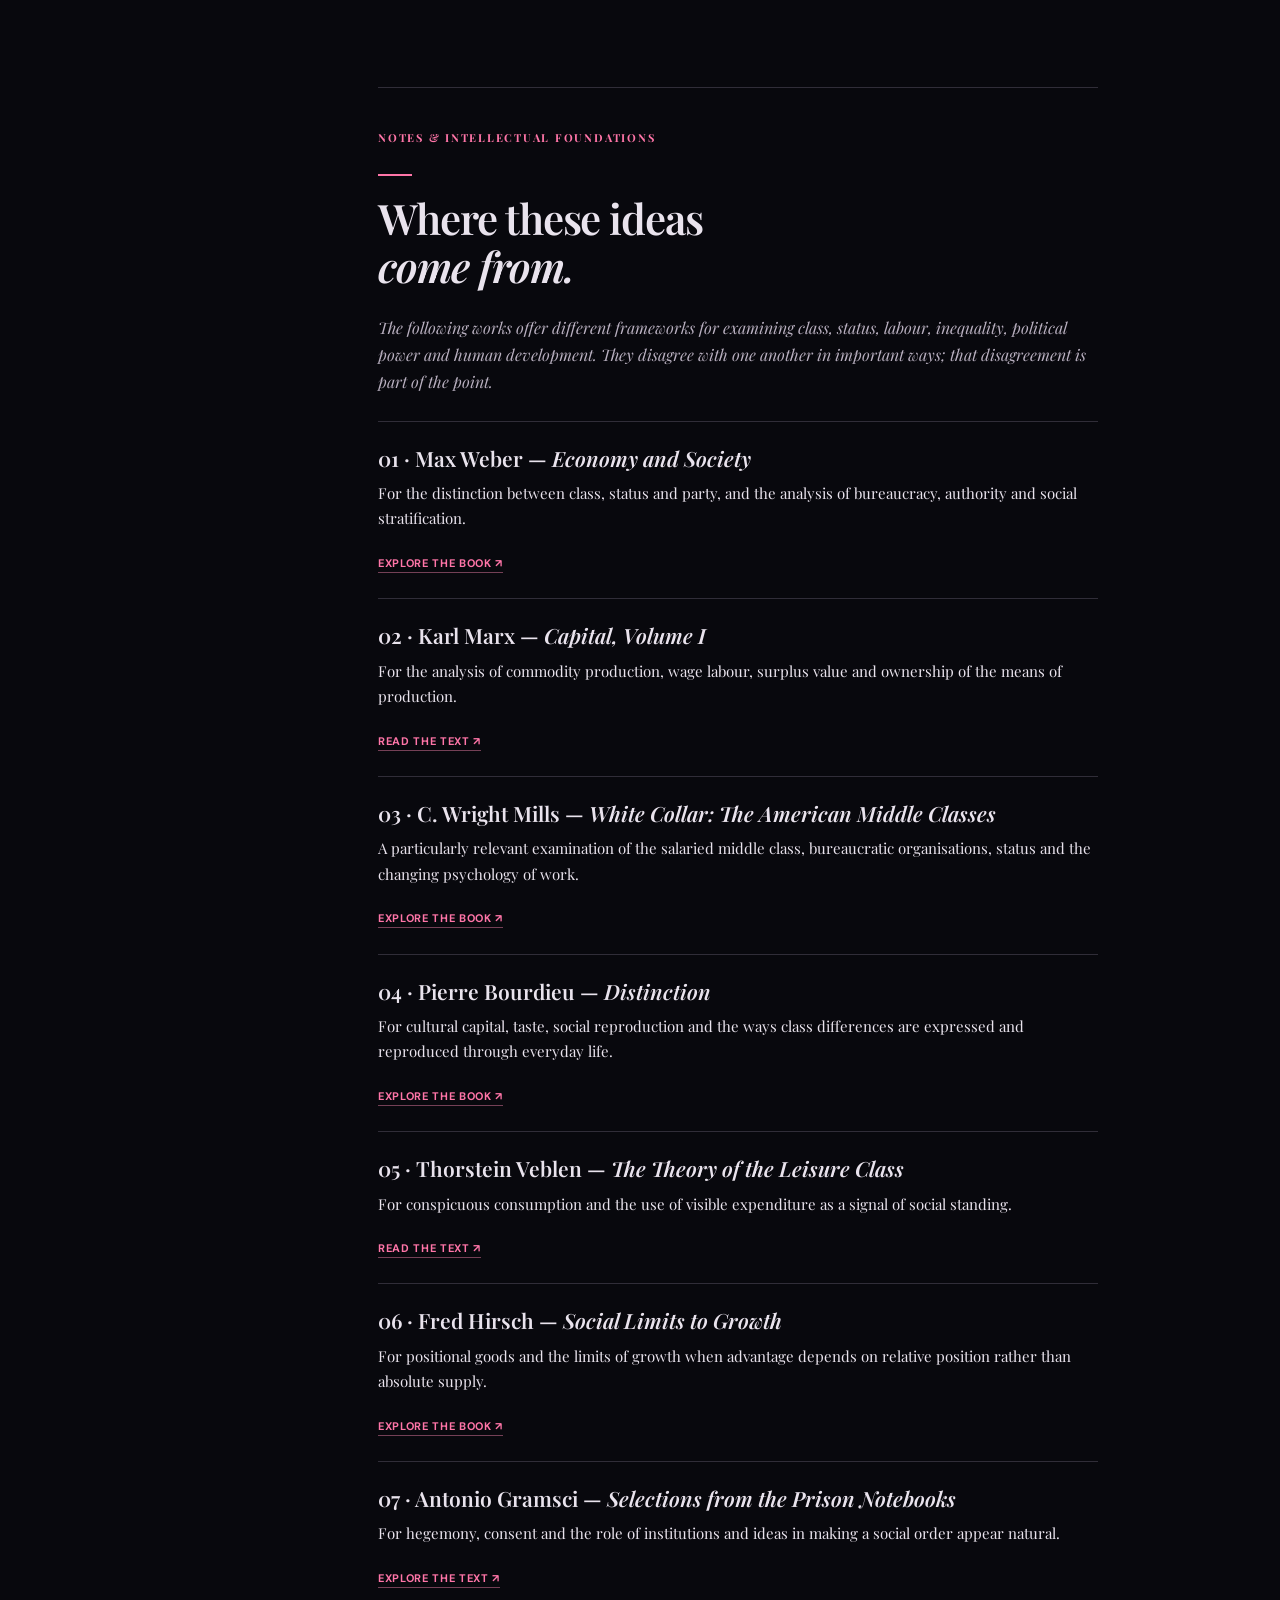
<file: architecture-of-status.html>
<!doctype html>
<html lang="en">
<head>
<meta charset="utf-8"><meta name="viewport" content="width=device-width,initial-scale=1">
<meta name="description" content="An unfinished inquiry into economic power, social hierarchy, professional identity and the fragility of the middle class.">
<meta name="theme-color" content="#08080d">
<title>The Architecture of Status — Dibyadyoti Sarkar</title>
<link rel="preconnect" href="https://fonts.googleapis.com"><link rel="preconnect" href="https://fonts.gstatic.com" crossorigin>
<link href="https://fonts.googleapis.com/css2?family=DM+Sans:wght@400;500;600;700&family=Playfair+Display:ital,wght@0,500;0,600;0,700;1,500;1,600&display=swap" rel="stylesheet">
<style>
:root{--paper:#08080d;--ink:#f2eef5;--muted:#b8afbf;--line:#302d38;--accent:#ff75a8;--serif:'Playfair Display',Georgia,serif;--sans:'DM Sans',Arial,sans-serif;color-scheme:dark}
*{box-sizing:border-box}html{scroll-behavior:smooth;background:#08080d;color-scheme:dark}body{margin:0;background:#08080d!important;color:#f2eef5!important;font-family:var(--sans);-webkit-font-smoothing:antialiased}
a{color:var(--accent)}.topbar{height:70px;border-bottom:1px solid var(--line);display:flex;align-items:center;justify-content:space-between;padding:0 max(24px,calc((100vw - 1120px)/2));font-size:12px;letter-spacing:.08em;text-transform:uppercase;background:#08080d}.brand{font-weight:700;text-decoration:none;letter-spacing:.15em}.brand span{color:var(--accent)}.topbar nav{display:flex;gap:25px}.topbar nav a{text-decoration:none;color:var(--muted)}.topbar nav a:hover{color:var(--accent)}
.hero{max-width:1120px;margin:0 auto;padding:100px 28px 76px;border-bottom:1px solid var(--line)}.kicker,.meta,.eyebrow{font-size:11px;letter-spacing:.16em;text-transform:uppercase;color:var(--accent);font-weight:700}.hero h1{font:600 clamp(52px,8vw,96px)/1.02 var(--serif);letter-spacing:-.045em;max-width:980px;margin:25px 0}.hero h1 em{font-weight:500}.dek{font:italic clamp(20px,2.5vw,27px)/1.5 var(--serif);color:#b8afbf;max-width:850px;margin:0 0 30px}.meta{color:var(--muted);letter-spacing:.1em;font-size:10px}
.layout{max-width:1120px;margin:0 auto;padding:64px 28px 120px;display:grid;grid-template-columns:190px minmax(0,720px);gap:80px;align-items:start}.toc{position:sticky;top:30px}.toc p{font-size:10px;text-transform:uppercase;letter-spacing:.16em;color:var(--muted);font-weight:700;margin:0 0 18px}.toc a{display:block;text-decoration:none;color:var(--muted);font-size:12px;line-height:1.45;padding:7px 0;border-bottom:1px solid rgba(255,255,255,.12)}.toc a:hover{color:var(--accent)}
.article{font:17px/1.9 var(--serif);color:#e9e3ed}.article p{margin:0 0 25px}.article h2{font:600 clamp(30px,4vw,42px)/1.16 var(--serif);letter-spacing:-.025em;margin:76px 0 23px;scroll-margin-top:24px}.article h2:before{content:"";display:block;width:34px;height:2px;background:var(--accent);margin-bottom:18px}.article blockquote{margin:42px 0;padding:8px 0 8px 25px;border-left:2px solid var(--accent);font:italic 24px/1.55 var(--serif);color:#ded6df}.article .question{margin:34px 0;padding:22px 25px;background:#15151d;border-left:2px solid var(--accent);font-style:italic}.article .endnote{font:italic 19px/1.75 var(--serif);margin-top:48px;padding-top:28px;border-top:1px solid var(--line)}
.reading{margin-top:90px;padding-top:40px;border-top:1px solid var(--line);scroll-margin-top:25px}.reading h2{margin-top:0}.reading-intro{color:var(--muted);font:italic 16px/1.7 var(--serif);margin-bottom:28px}.reference{padding:22px 0;border-top:1px solid var(--line)}.reference h3{font:600 21px/1.35 var(--serif);margin:0 0 9px}.reference p{font-size:15px;line-height:1.7;margin:0 0 12px}.reference a{font:700 11px var(--sans);letter-spacing:.06em;text-transform:uppercase;text-decoration:none;border-bottom:1px solid #744056;padding-bottom:2px}.closing{margin-top:55px;padding:32px;background:#15151d}.closing h3{font:600 27px var(--serif);margin:0 0 14px}.closing p{margin:0;font-size:16px;line-height:1.8}.article-footer{display:flex;justify-content:space-between;margin-top:50px;padding-top:25px;border-top:1px solid var(--line);font:700 11px var(--sans);text-transform:uppercase;letter-spacing:.08em}.article-footer a{text-decoration:none}.footer{border-top:1px solid var(--line);padding:26px max(24px,calc((100vw - 1120px)/2));display:flex;justify-content:space-between;color:var(--muted);font-size:11px;letter-spacing:.06em;text-transform:uppercase;background:#08080d}.footer a{text-decoration:none}.progress{position:fixed;top:0;left:0;height:2px;background:var(--accent);width:0;z-index:20}
@media(max-width:800px){.topbar{padding:0 20px}.topbar nav{gap:13px}.layout{display:block;padding:42px 24px 80px}.toc{position:static;margin-bottom:45px;padding:18px;background:#15151d}.toc a{display:inline-block;margin-right:15px;border:0}.hero{padding:70px 24px 55px}.article{font-size:16px}.footer{padding:22px 24px}}
@media(max-width:480px){.topbar nav a:nth-child(n+3){display:none}.hero h1{font-size:49px}.article h2{margin-top:55px}.footer{gap:12px;flex-direction:column}}
</style>
</head>
<body>
<div class="progress" id="progress"></div>
<header class="topbar"><a class="brand" href="index.html">DIBYADYOTI<span>01</span></a><nav><a href="index.html">Home</a><a href="writing.html">All writing</a><a href="about.html">About</a></nav></header>
<header class="hero"><div class="kicker">An essay · Economics, politics & society</div><h1>The Architecture of Status: <em>Capitalism, Democracy, White-Collar Prestige and the Fragility of the Middle Class</em></h1><p class="dek">An unfinished inquiry into economic power, social hierarchy, professional identity and the human obsession with recognition.</p><div class="meta">Dibyadyoti Sarkar &nbsp;·&nbsp; 19 November 2026 &nbsp;·&nbsp; 15–18 min read</div></header>
<div class="layout">
<aside class="toc"><p>In this essay</p><a href="#opening">01 · What is success?</a><a href="#history">02 · The history of hierarchy</a><a href="#prestige">03 · The white-collar promise</a><a href="#capital">04 · Capital and inequality</a><a href="#middle">05 · The middle-class trap</a><a href="#democracy">06 · Democracy and power</a><a href="#work">07 · Employment and education</a><a href="#ai">08 · AI and disruption</a><a href="#ego">09 · The acquired ego</a><a href="#contradiction">10 · My contradiction</a><a href="#capabilities">11 · Beyond status</a><a href="#questions">Questions to sit with</a><a href="#reading">Further reading</a></aside>
<main class="article">
<section id="opening"><p>I have been thinking about the strange relationship between occupation, money, recognition and human worth. Why do we instinctively treat certain professions as more respectable than others? Why does a government designation, a corporate title or a particular salary seem to change the way society looks at an individual? And why do so many of us, consciously or otherwise, participate in this ranking even when we claim to believe in equality?</p>
<p>Perhaps the answer is not simply that people admire success. It is that we have built a social vocabulary in which economic position is often mistaken for personal worth.</p>
<p>A person working in a glass office, carrying a laptop and receiving a monthly salary may be perceived as more successful than someone doing physically demanding work that keeps a city functioning. A senior official may receive deference that has little to do with their character. A professional qualification may become a social identity, and that identity may gradually turn into a claim of superiority.</p>
<p>But what exactly are we recognising: skill, contribution, income, scarcity of expertise, institutional authority, or merely the symbols associated with a particular class?</p>
<p>I do not think these things are interchangeable. Yet our social behaviour often treats them as if they were.</p>
<p class="question">If two people contribute equally to the well-being of society but receive very different levels of income and recognition, what does that tell us about the values embedded in our economic system?</p></section>

<h2 id="history">We did not invent hierarchy yesterday</h2>
<p>Occupational hierarchy predates modern capitalism. In pre-industrial societies, status was frequently inherited through birth, land ownership, caste, religious authority, military position or proximity to political power. Work was not merely an economic activity; it was also a marker of one's place in a social order.</p>
<p>Industrialisation transformed this arrangement without eliminating hierarchy. It created new forms of wealth and new occupational categories: factory owners, managers, engineers, clerks, accountants, administrators and wage workers. Education and salaried employment became important routes to mobility. The modern professional class expanded, and credentials increasingly determined access to institutional positions.</p>
<p>Max Weber's distinction between class, status and party helps make sense of this. Class concerns one's economic position and life chances; status concerns social honour and prestige; party concerns organised power. These dimensions overlap, but they are not identical. A person may have social prestige without great wealth, wealth without cultural respectability, or formal authority without broad social admiration.</p>
<p>In India, these distinctions have particular historical weight. Caste-based occupational ordering, colonial administrative structures, access to English-language education and post-independence public institutions all shaped the social meaning of work. Modern education and government employment opened routes to mobility, but they also acquired symbolic value far beyond the salary attached to a job.</p>
<p>The civil servant, doctor, engineer, professor or corporate executive is not admired only for the work performed. The designation can signify security, family advancement, access to networks and escape from older forms of deprivation.</p>
<p>That aspiration is understandable. For many families, professional success represents a real transformation in material conditions and social opportunity. The question is not whether people should aspire to such work. The question is when a legitimate aspiration becomes a hierarchy of human value.</p>

<h2 id="prestige">The white-collar promise</h2>
<p>White-collar employment carries a particular promise: stable income, a respectable identity, indoor work, institutional recognition and a degree of control over one's future. It is often presented as the destination of education and upward mobility.</p>
<p>But the social prestige attached to white-collar work can conceal the economic dependence that comes with it. A salaried professional may have a good income and still depend almost entirely on the continuation of a job. Their lifestyle, housing loan, vehicle loan, school fees and family obligations may all be calibrated to a monthly salary.</p>
<p>This is not an argument that professional work is easy or that all occupations are equivalent in skill, training or responsibility. Doctors, engineers, researchers, teachers and administrators perform work that requires specialised knowledge and can carry substantial consequences. Differences in expertise and responsibility matter. But they do not establish differences in human dignity.</p>
<p>Pierre Bourdieu's work on cultural capital helps explain how prestige reproduces itself. Accent, language, educational institutions, taste, mannerisms and professional networks can function as signals of belonging. People learn not only how to acquire qualifications but also how to perform the identity associated with a particular class.</p>
<p>At what point does professional confidence become social distance? When does pride in one's work become contempt for someone else's?</p>
<p>There is also a subtler problem: when a designation becomes central to identity, criticism of the institution can feel like criticism of the self. The person may begin defending the prestige of the profession rather than examining the actual quality of the work.</p>

<h2 id="capital">Capitalism rewards contribution, but not contribution alone</h2>
<p>Markets are powerful coordination mechanisms. Prices communicate information, competition can discipline inefficient producers, and the prospect of profit can encourage investment and innovation. It would be simplistic to dismiss these functions.</p>
<p>But market income is not a direct measurement of social usefulness. It reflects a combination of demand, scarcity, bargaining power, ownership, productivity, institutional rules and purchasing power. A highly valuable social activity may be poorly paid if the people who need it cannot pay much. A profitable activity may generate substantial returns because the owner controls a scarce asset or occupies a powerful market position.</p>
<p>Marx placed ownership of the means of production at the centre of his critique of capitalism. Whatever one makes of his broader conclusions, the distinction between income earned through labour and income derived from ownership remains essential. Two individuals may receive similar annual incomes while occupying very different positions: one depends on wages, the other owns assets that generate returns.</p>
<p>This distinction becomes clearer when we separate income from wealth. Income is a flow over a period of time. Wealth is a stock of assets, net of liabilities, accumulated across time. Wealth can provide security, collateral, inheritance and influence. It can also generate further wealth.</p>
<p>Research by the World Inequality Lab, including the work of Nitin Kumar Bharti, Lucas Chancel, Thomas Piketty and Anmol Somanchi, estimated that India's top 1% received 23.3% of national income and held 40.1% of wealth in 2022–23. These estimates are not a complete description of every household's circumstances, and they depend on the methodology used. But they underline an important point: the distribution of economic assets is highly unequal.</p>
<p>So when we celebrate high salaries as the ultimate sign of success, are we overlooking the more consequential question of who owns the assets that generate income even when their owners are not working?</p>
<p class="question">If a society rewards ownership more reliably than socially necessary labour, should we describe its distribution of rewards as a pure meritocracy?</p>

<h2 id="middle">The middle-class trap: respectable, but not necessarily secure</h2>
<p>The middle class occupies an interesting position in the hierarchy. It may enjoy education, consumer choice, urban amenities and a degree of social respectability. Yet a substantial part of its financial security can depend on uninterrupted employment.</p>
<p>A household can appear prosperous while carrying significant fixed obligations: rent or mortgage payments, education expenses, healthcare costs, vehicle repayments, insurance premiums and support for relatives. The visible signs of consumption do not necessarily reveal the balance sheet underneath.</p>
<p>This is where the distinction between income and financial resilience matters. A high monthly salary does not automatically imply the ability to withstand unemployment, illness, a market downturn or a major family emergency. Savings, liquid assets, debt exposure, insurance and access to public services all influence resilience.</p>
<p>Thorstein Veblen's idea of conspicuous consumption helps explain why consumption can become a social performance. Goods are purchased not only for their utility but also for the status they communicate. Fred Hirsch's concept of positional goods adds another layer: some advantages depend on one's relative position. A prestigious school, a scarce credential or a desirable neighbourhood cannot be made universally available in the same way as an ordinary mass-produced good.</p>
<p>This produces a competition that can intensify even when everyone's material standard of living improves. If status depends on being ahead of others, then collective progress does not necessarily reduce status anxiety.</p>
<p>Why do we sometimes feel unsuccessful despite having more material comfort than previous generations? How much of that dissatisfaction is absolute deprivation, and how much is the experience of comparison?</p>
<p>There is no single middle-class experience. Some households have substantial assets and security; others are one income shock away from serious hardship. The useful question is not whether the middle class is secretly poor. It is whether social respectability is being mistaken for economic independence.</p>

<h2 id="democracy">Political equality does not automatically mean economic equality</h2>
<p>Democracy establishes a powerful principle: citizens possess equal political status, at least in the formal act of voting. But equal votes do not necessarily produce equal influence over public decisions.</p>
<p>Economic resources can shape political access through campaign finance, lobbying, media ownership, organised interest groups, policy expertise and the ability to sustain long-term advocacy. This does not mean that every wealthy person controls government or that democratic institutions are meaningless. It means that political equality requires more than the existence of elections.</p>
<p>Antonio Gramsci's concept of hegemony offers a way to think about how power operates through ideas and institutions as well as coercion. A social order becomes durable when its assumptions begin to appear like common sense. People may come to accept a hierarchy not because someone explicitly commands them to do so, but because its values are repeated through education, media, family expectations and everyday interactions.</p>
<p>Could the belief that some professions are inherently more respectable be one such assumption? Could the idea that market income is a reliable measure of merit make unequal outcomes appear more deserved than they really are?</p>
<p>India's electoral bonds episode also illustrates why transparency in the relationship between money and politics matters. In February 2024, the Supreme Court struck down the Electoral Bonds Scheme, holding that the non-disclosure of political funding information violated the right to information under Article 19(1)(a). The judgment did not settle every question about political finance, but it reaffirmed that citizens need meaningful information to assess the relationship between political parties and financial contributors.</p>
<p>Democracy therefore faces a continuing challenge: how can political institutions remain responsive to citizens when economic resources are distributed so unevenly?</p>

<h2 id="work">Employment, education and the promise of merit</h2>
<p>We often describe education as the great equaliser. It can be one. Literacy, public schooling, universities, scholarships and professional training can expand opportunities that would otherwise remain inaccessible.</p>
<p>But education also operates as a system of selection. Credentials signal ability, persistence and specialised training, yet they can also reflect unequal access to coaching, language, networks, institutional reputation and family resources. Michael Spence's work on job-market signalling helps explain why qualifications can function as signals to employers even when the credential itself does not fully measure productive ability.</p>
<p>As more people acquire degrees, employers may raise credential requirements for jobs that have not fundamentally changed. This is sometimes described as credential inflation. The result can be an expensive competition for positional advantage rather than a proportionate increase in productive skill.</p>
<p>India's labour market also needs to be examined beyond a single unemployment rate. The Periodic Labour Force Survey's usual-status unemployment rate for people aged 15 and above was 3.2% in 2023–24. That headline figure is useful, but it does not by itself describe underemployment, job security, wages, informality, working conditions or the availability of suitable work. A person may be counted as employed while still experiencing unstable or inadequate work.</p>
<p>Why do families often value a secure government job so intensely? It is not merely a matter of prestige. Predictable income, benefits, social protection and protection from some forms of market volatility are rational considerations. The status attached to public employment may partly reflect the scarcity of secure jobs elsewhere.</p>
<p>But if security is the real attraction, perhaps the broader policy question should be how to make decent work and social protection less dependent on a narrow set of occupations.</p>

<h2 id="ai">Artificial intelligence and the instability of professional status</h2>
<p>Artificial intelligence introduces a new uncertainty into this hierarchy. Many occupations that once appeared protected by specialised knowledge now contain tasks that machines can perform, assist or accelerate.</p>
<p>This does not mean that entire professions will disappear at once. The International Labour Organization's 2025 global index of generative AI exposure emphasises that transformation of tasks is generally more likely than complete automation of occupations. Exposure is not the same as a forecast of job losses. The effects will vary by task, sector, institution, regulation and the way organisations choose to deploy the technology.</p>
<p>Still, the psychological implications are significant. If a degree, professional title or specialised skill once guaranteed a certain degree of scarcity, what happens when the relevant knowledge becomes easier to access or reproduce?</p>
<p>Could the prestige of some white-collar occupations decline even while their economic importance remains substantial? Could new hierarchies emerge around ownership of AI systems, data, computing infrastructure, intellectual property and access to capital?</p>
<p>Technological change does not automatically democratise opportunity. The gains from productivity depend on ownership, bargaining power, competition policy, taxation, education and social protection. A more productive economy can still be an unequal one.</p>
<p>Perhaps the more important question is not whether AI will replace professionals. It is whether the benefits of higher productivity will be broadly shared, or concentrated among those who own and control the systems that make it possible.</p>

<h2 id="ego">The psychology of acquired ego</h2>
<p>Social comparison is a normal feature of human psychology. Leon Festinger's social comparison theory proposed that people evaluate themselves partly by comparing their abilities and opinions with those of others. Such comparisons can help us learn, set goals and understand where we stand.</p>
<p>But comparison can also turn into a permanent status contest. A person's satisfaction becomes dependent on being ahead of someone else. The colleague's promotion becomes a personal defeat. Another person's salary becomes evidence of one's own inadequacy. A job title becomes something to defend because it has become fused with self-esteem.</p>
<p>There is a difference between taking pride in achievement and treating achievement as proof of superiority. The first can motivate excellence. The second can produce contempt, insecurity and a need for constant validation.</p>
<p>And this is not a problem confined to wealthy or powerful people. Status anxiety can exist at every income level. People may look down on one group while feeling inferior to another. The hierarchy reproduces itself because almost everyone can locate someone below them and someone above them.</p>
<p>What would happen if we stopped using occupation as a shortcut for judging character? Would we become less ambitious, or would ambition become less dependent on comparison?</p>

<h2 id="contradiction">The contradiction I cannot simply stand outside</h2>
<p>I should acknowledge my own position in this discussion. I am not writing as someone who has escaped the attraction of professional status. I have ambitions. I value education, institutional responsibility and the possibility of meaningful public work. I understand why families want their children to enter secure and respected professions.</p>
<p>I also recognise that administrative authority can be used to improve public services, implement policy and address structural problems. It would be absurd to argue that all designations are meaningless or that expertise does not matter.</p>
<p>But I want to distinguish between the value of doing consequential work and the social prestige that accumulates around the title of the person doing it.</p>
<p>If I aspire to public service, I would like the aspiration to be grounded in the work itself: the quality of institutions, the ability to solve problems, the responsibility to citizens and the possibility of reducing avoidable suffering. If the attraction is primarily the authority, the status or the deference attached to a designation, then I should be honest about that too.</p>
<p>Can I pursue achievement without making it the measure of my worth? Can I respect institutional authority without confusing it with moral superiority? Can I value financial security without looking down on people whose work is less rewarded?</p>
<p>These questions are uncomfortable precisely because they are not directed only at society. They are directed at me.</p>

<h2 id="capabilities">Beyond status: What should a good society measure?</h2>
<p>Amartya Sen's capability approach offers a useful alternative to measuring social progress only through income or output. The central concern is what people are actually able to do and to be: whether they can be healthy, educated, safe, politically active, socially included and capable of pursuing lives they have reason to value.</p>
<p>This shifts the discussion. Instead of asking only how much an individual earns, we can ask whether they have access to healthcare, quality education, decent housing, meaningful work, leisure, security and the freedom to participate in society.</p>
<p>It also makes clear why the quality of public institutions matters. A society with good public healthcare, reliable transport, accessible education and effective social protection can expand individual freedom even when every person does not occupy a high-status profession.</p>
<p>None of this requires pretending that all work is identical. Some jobs require more training, carry greater responsibility or involve difficult conditions. Different levels of remuneration may be defensible for many reasons. But the dignity of the person should not be made conditional on the market price of their labour.</p>
<p>Perhaps a mature society is not one without distinctions of skill or responsibility. It is one that can recognise those distinctions without turning them into a ranking of human beings.</p>

<h2 id="questions">Questions I am still sitting with</h2>
<p>Rather than pretending this inquiry has produced a neat conclusion, I want to leave a few questions open. They are not a test of ideological loyalty. They are invitations to examine assumptions we may carry without noticing.</p>
<p class="question">If a profession lost its social prestige tomorrow but continued to provide the same income and satisfaction, would we still want to pursue it?</p>
<p class="question">Do we admire people for what they contribute, or for the institutional symbols that surround them?</p>
<p class="question">When we call someone successful, are we describing their capabilities, their income, their assets, their influence or the approval they receive from others?</p>
<p class="question">Can a society claim to be meritocratic when the opportunity to develop and demonstrate merit is distributed unequally?</p>
<p class="question">If a worker is essential to the functioning of a city but poorly paid, is the problem the worker's lack of skill, or the way society values and organises that work?</p>
<p class="question">Does a secure salary make a person economically independent, or can it create a different form of dependence on institutions and employers?</p>
<p class="question">If AI increases productivity while reducing the demand for some forms of labour, what institutions will ensure that purchasing power and economic security are not left behind?</p>
<p class="question">Can democracy remain substantively equal when citizens have formally equal votes but radically unequal access to political influence?</p>
<p class="question">How much of our ambition is driven by curiosity and the desire to contribute, and how much by the fear of being considered ordinary?</p>
<p class="question">If our children chose occupations that were meaningful but socially unimpressive, would we support them as readily?</p>
<p class="question">What would a society look like in which dignity was guaranteed, security was less precarious and status was not the primary language through which people recognised one another?</p>

<p class="endnote">I do not think the answer is to reject ambition, markets, professional expertise or institutional authority. The task is to understand what each is good for, where each becomes distorted, and what rules are needed to prevent economic position from becoming a claim to greater human worth.</p>
<p>Perhaps the most difficult hierarchy to question is the one from which we ourselves hope to benefit.</p>
<p>And perhaps the real test is not whether we can criticise status from a distance, but whether we can recognise its influence in our own choices.</p>

<section class="reading" id="reading"><p class="eyebrow">Notes & intellectual foundations</p><h2>Where these ideas<br><em>come from.</em></h2><p class="reading-intro">The following works offer different frameworks for examining class, status, labour, inequality, political power and human development. They disagree with one another in important ways; that disagreement is part of the point.</p>
<div class="reference"><h3>01 · Max Weber — <em>Economy and Society</em></h3><p>For the distinction between class, status and party, and the analysis of bureaucracy, authority and social stratification.</p><a href="https://www.ucpress.edu/book/9780520035003/economy-and-society" target="_blank" rel="noopener">Explore the book ↗</a></div>
<div class="reference"><h3>02 · Karl Marx — <em>Capital, Volume I</em></h3><p>For the analysis of commodity production, wage labour, surplus value and ownership of the means of production.</p><a href="https://www.marxists.org/archive/marx/works/1867-c1/" target="_blank" rel="noopener">Read the text ↗</a></div>
<div class="reference"><h3>03 · C. Wright Mills — <em>White Collar: The American Middle Classes</em></h3><p>A particularly relevant examination of the salaried middle class, bureaucratic organisations, status and the changing psychology of work.</p><a href="https://global.oup.com/academic/product/white-collar-9780195157088" target="_blank" rel="noopener">Explore the book ↗</a></div>
<div class="reference"><h3>04 · Pierre Bourdieu — <em>Distinction</em></h3><p>For cultural capital, taste, social reproduction and the ways class differences are expressed and reproduced through everyday life.</p><a href="https://www.hup.harvard.edu/books/9780674212770" target="_blank" rel="noopener">Explore the book ↗</a></div>
<div class="reference"><h3>05 · Thorstein Veblen — <em>The Theory of the Leisure Class</em></h3><p>For conspicuous consumption and the use of visible expenditure as a signal of social standing.</p><a href="https://www.gutenberg.org/ebooks/833" target="_blank" rel="noopener">Read the text ↗</a></div>
<div class="reference"><h3>06 · Fred Hirsch — <em>Social Limits to Growth</em></h3><p>For positional goods and the limits of growth when advantage depends on relative position rather than absolute supply.</p><a href="https://www.hup.harvard.edu/books/9780674819802" target="_blank" rel="noopener">Explore the book ↗</a></div>
<div class="reference"><h3>07 · Antonio Gramsci — <em>Selections from the Prison Notebooks</em></h3><p>For hegemony, consent and the role of institutions and ideas in making a social order appear natural.</p><a href="https://www.internationalpublishers.com/Selections-from-the-Prison-Notebooks" target="_blank" rel="noopener">Explore the text ↗</a></div>
<div class="reference"><h3>08 · Amartya Sen — <em>Development as Freedom</em></h3><p>For the capability approach and the argument that development should expand substantive freedoms, not merely aggregate income.</p><a href="https://india.oup.com/product/development-as-freedom-9780195655261" target="_blank" rel="noopener">Explore the book ↗</a></div>
<div class="reference"><h3>09 · Thomas Piketty — <em>Capital in the Twenty-First Century</em></h3><p>For the long-run dynamics of capital accumulation, income and wealth inequality.</p><a href="https://www.hup.harvard.edu/books/9780674430006" target="_blank" rel="noopener">Explore the book ↗</a></div>
<div class="reference"><h3>10 · Bharti, Chancel, Piketty & Somanchi — <em>Income and Wealth Inequality in India, 1922–2023</em></h3><p>World Inequality Lab working paper examining the long-run distribution of income and wealth in India. The estimates cited in this essay are drawn from this research and should be read with its methodological qualifications.</p><a href="https://wid.world/document/income-and-wealth-inequality-in-india-1922-2023-the-rise-of-the-billionaire-raj-world-inequality-lab-working-paper-2024-09/" target="_blank" rel="noopener">Read the working paper ↗</a></div>
<div class="reference"><h3>11 · International Labour Organization — <em>Generative AI and Jobs: A Refined Global Index of Occupational Exposure</em> (2025)</h3><p>For a task-level assessment of generative AI exposure, with the important distinction between occupational transformation and full automation.</p><a href="https://www.ilo.org/publications/generative-ai-and-jobs-refined-global-index-occupational-exposure" target="_blank" rel="noopener">Read the report ↗</a></div>
<div class="reference"><h3>12 · Ministry of Statistics and Programme Implementation — <em>Periodic Labour Force Survey, Annual Report 2023–24</em></h3><p>For labour-force participation, employment and unemployment estimates in India. Headline unemployment figures need to be interpreted alongside job quality, informality, underemployment and earnings.</p><a href="https://www.mospi.gov.in/" target="_blank" rel="noopener">Visit MoSPI ↗</a></div>
<div class="reference"><h3>13 · Reserve Bank of India — <em>Financial Stability Report</em></h3><p>For household debt, financial vulnerabilities and the broader financial stability context. Household-level financial security cannot be inferred from income alone.</p><a href="https://www.rbi.org.in/Scripts/PublicationReportDetails.aspx" target="_blank" rel="noopener">RBI publications ↗</a></div>
<div class="reference"><h3>14 · Supreme Court of India — <em>Association for Democratic Reforms v. Union of India</em> (2024)</h3><p>The judgment striking down the Electoral Bonds Scheme and addressing the relationship between political funding transparency and the right to information.</p><a href="https://www.sci.gov.in/" target="_blank" rel="noopener">Supreme Court of India ↗</a></div>
<div class="closing"><h3>An unfinished inquiry</h3><p>I am not arguing that every occupation should receive identical compensation, that expertise should not be recognised, or that ambition is inherently corrupt. I am asking whether the rewards attached to work have become confused with the worth of the people who perform it.</p><p style="margin-top:16px">The hierarchy is not sustained by institutions alone. It is also sustained by ordinary acts of admiration, imitation, dismissal and comparison. We may criticise it in theory while reproducing it in our choices.</p><p style="margin-top:18px;font-style:italic">If our designations disappeared, our salaries became private information and nobody was impressed by our professional identities, what would remain of the way we understand ourselves?</p></div>
</section>
<div class="article-footer"><a href="writing.html">← Back to all writing</a><a href="#reading">Explore the reading list ↑</a></div>
</main></div>
<footer class="footer"><span>© 2026 Dibyadyoti Sarkar</span><a href="writing.html">More essays ↗</a></footer>
<script>const bar=document.getElementById('progress');addEventListener('scroll',()=>{const h=document.documentElement;bar.style.width=(h.scrollTop/(h.scrollHeight-h.clientHeight)*100)+'%'});</script>
</body></html>
</file>
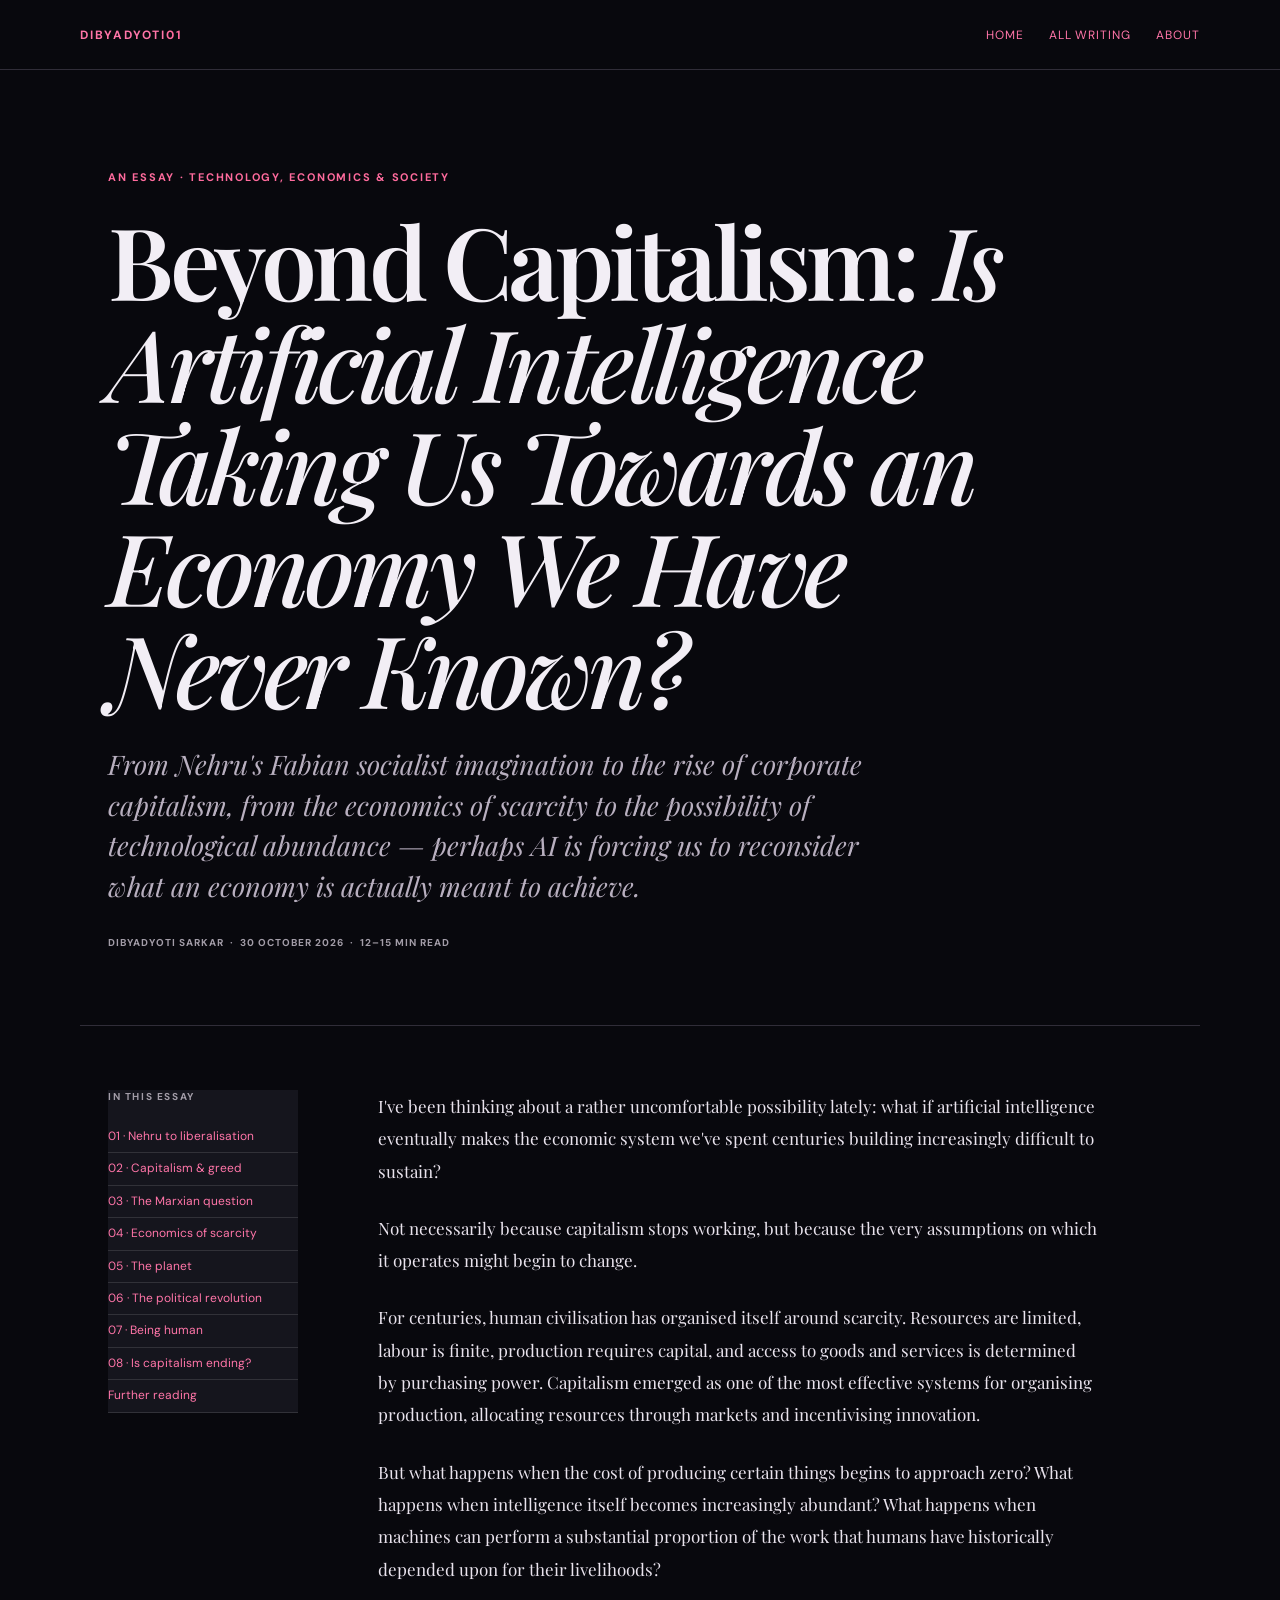
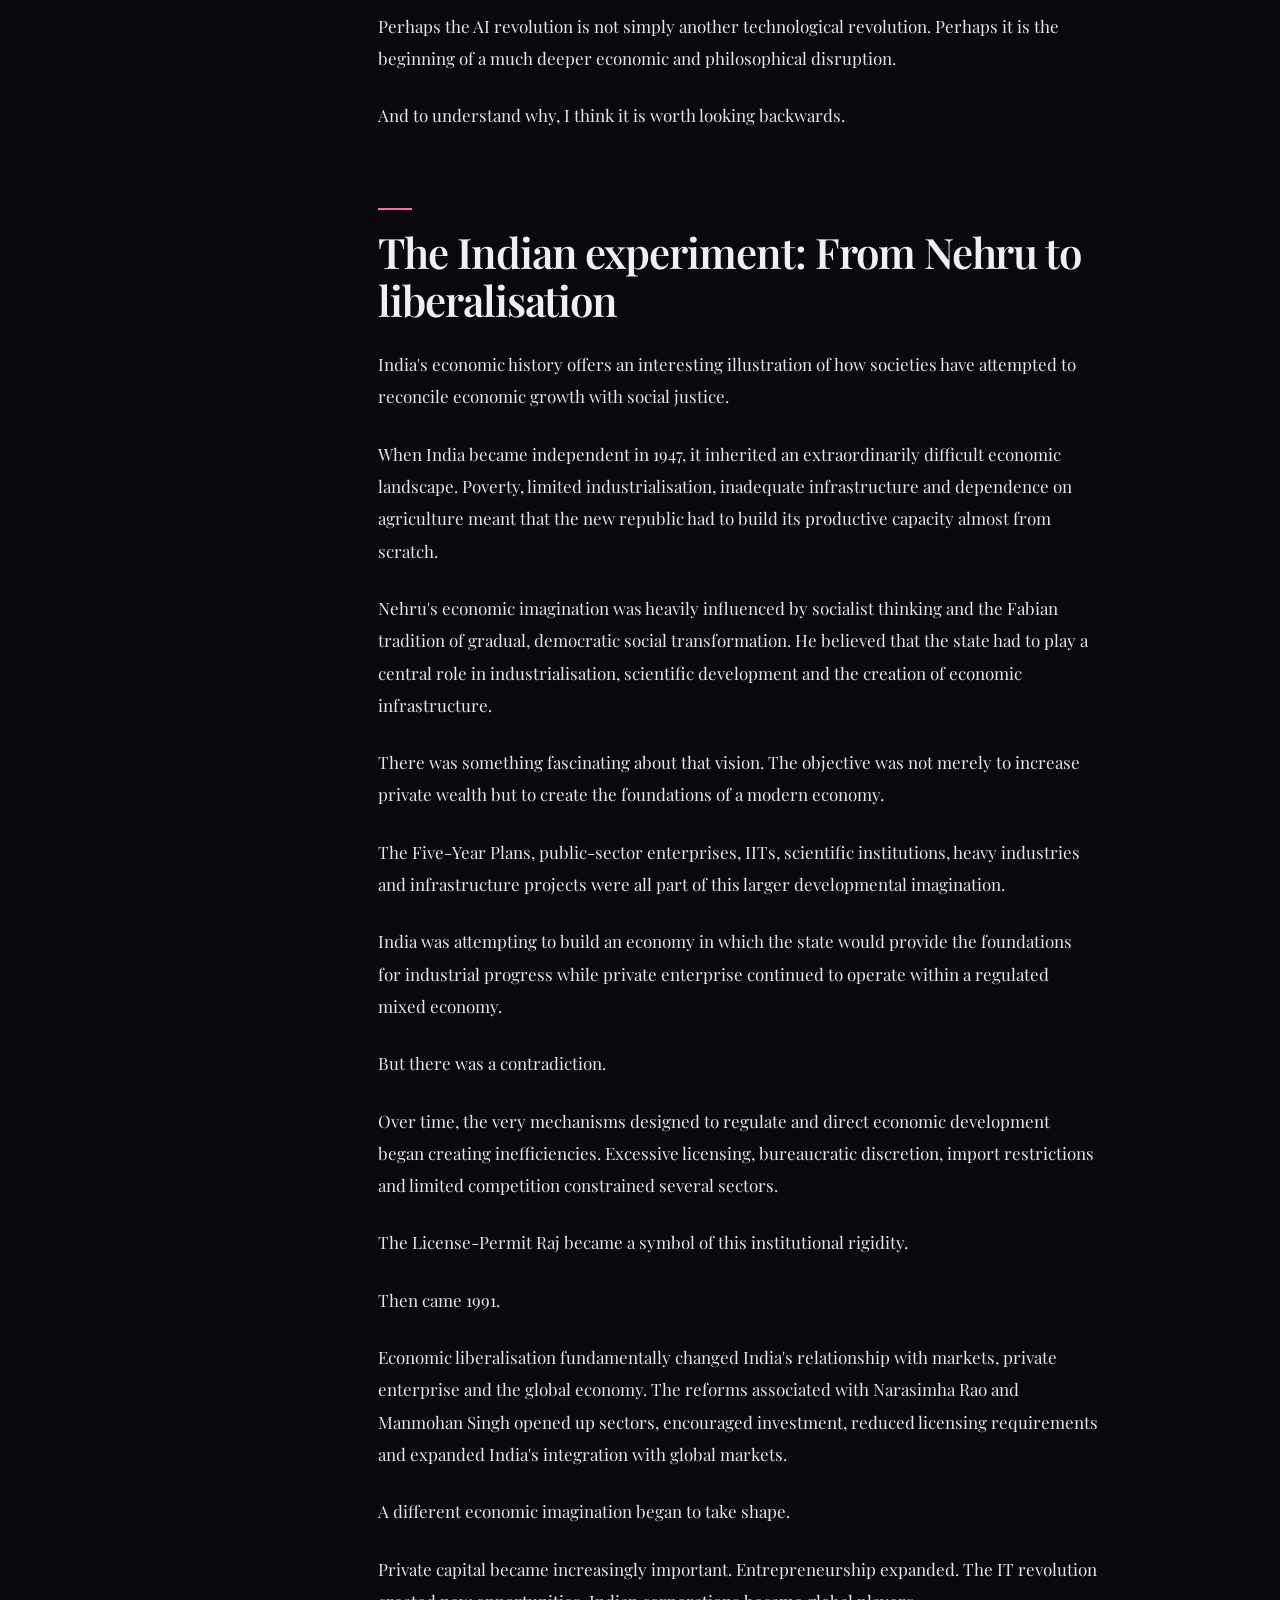
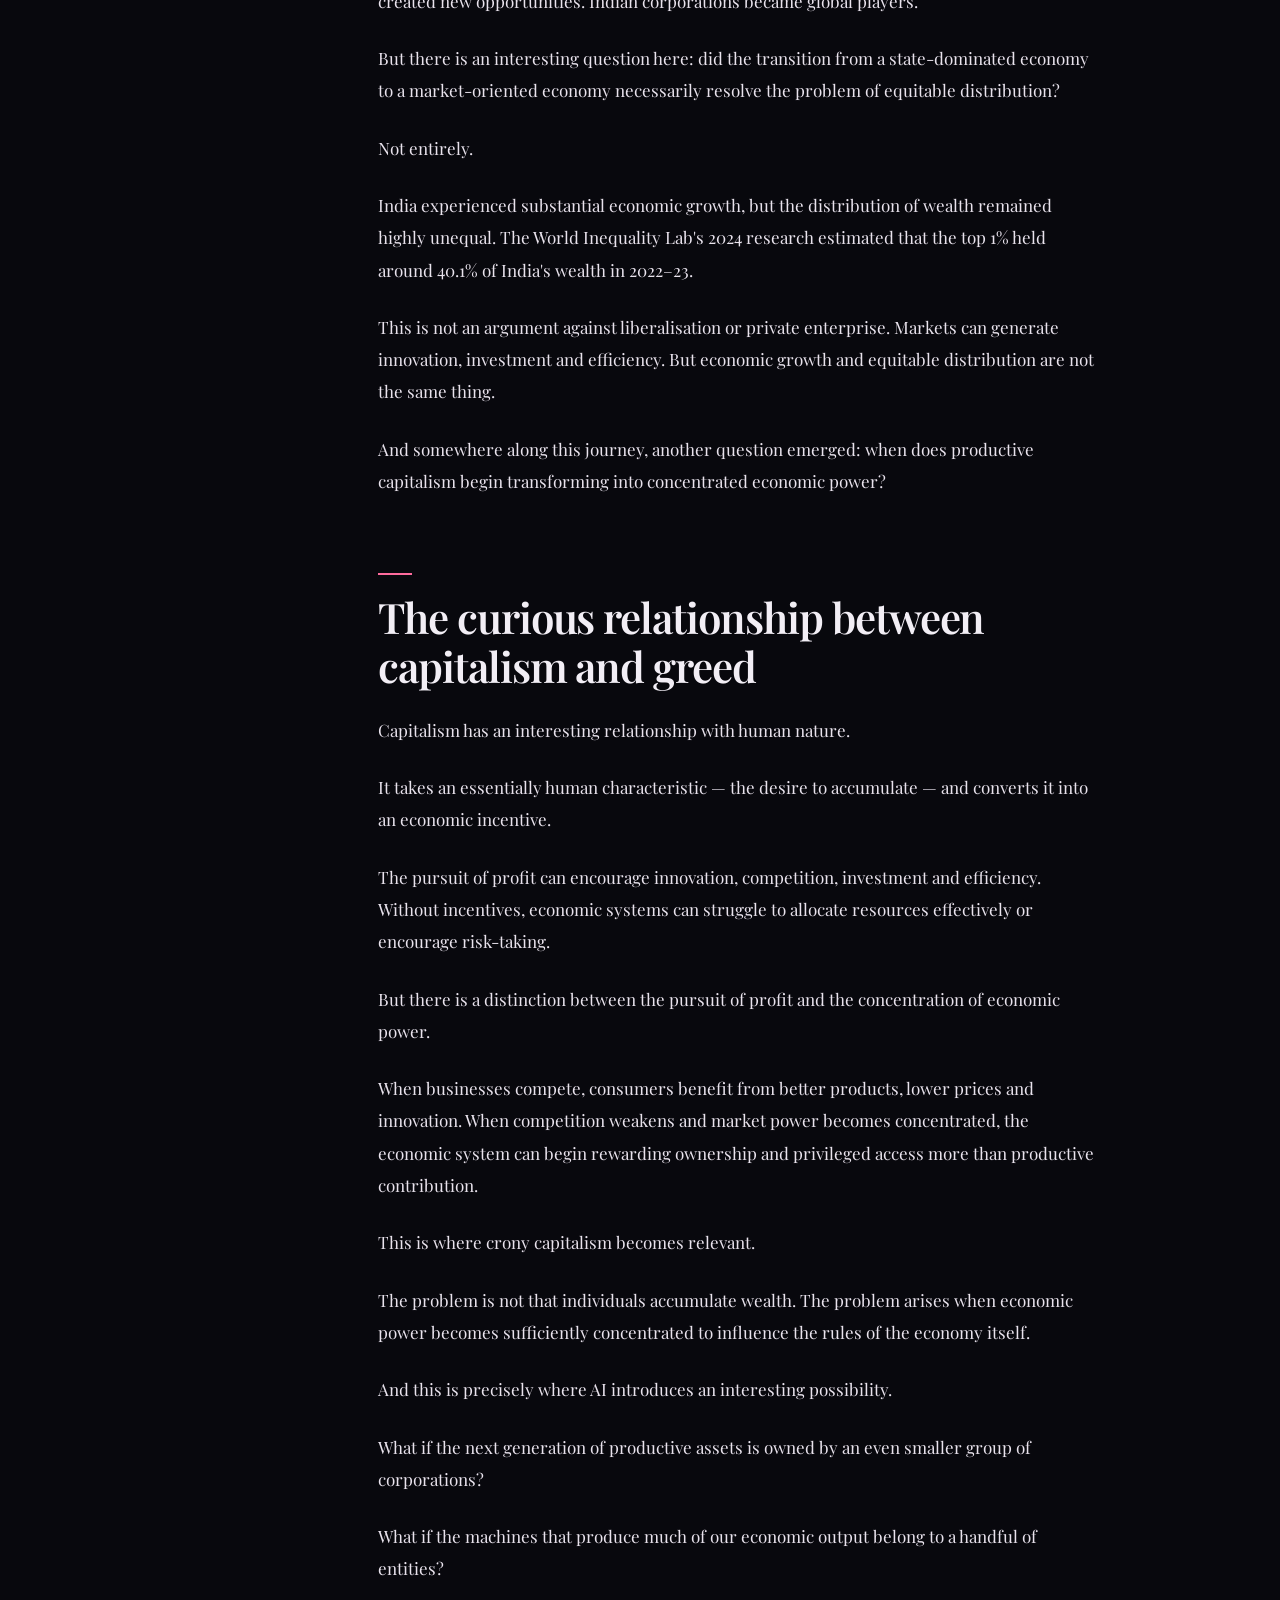
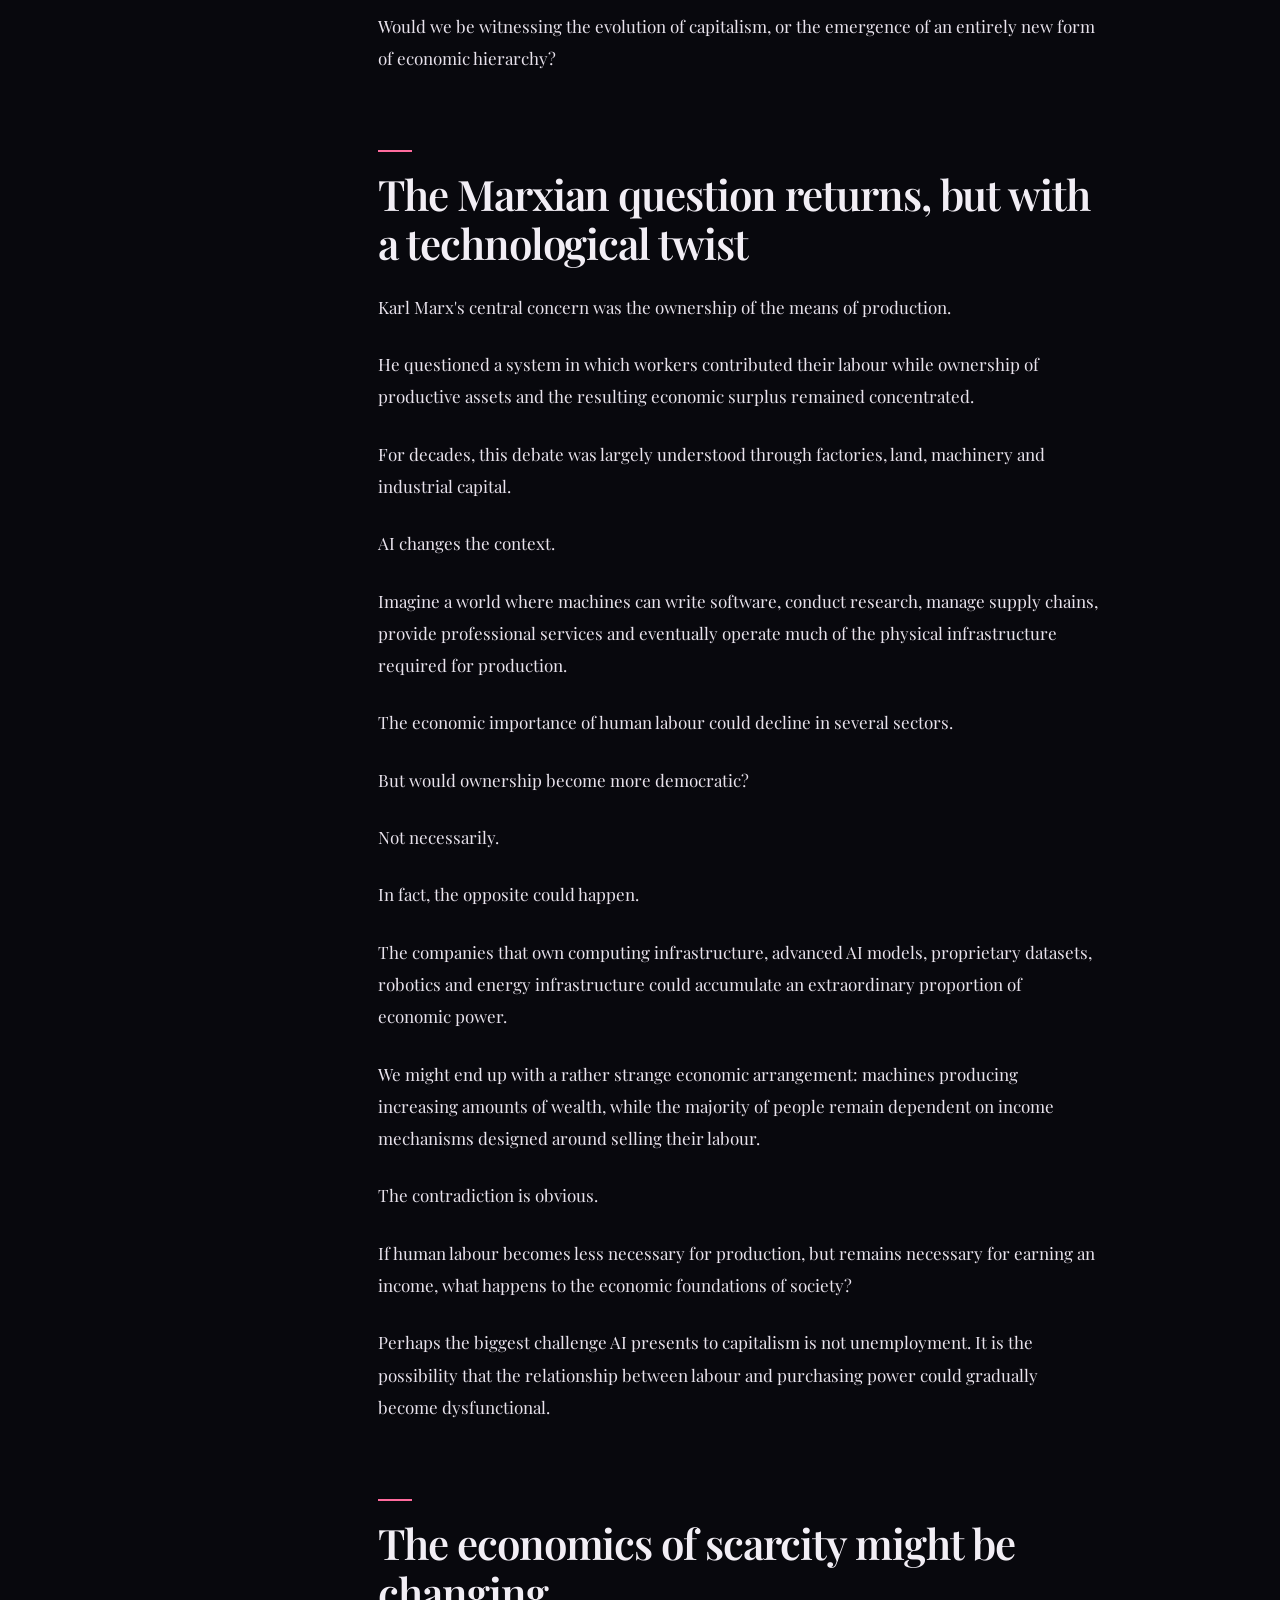
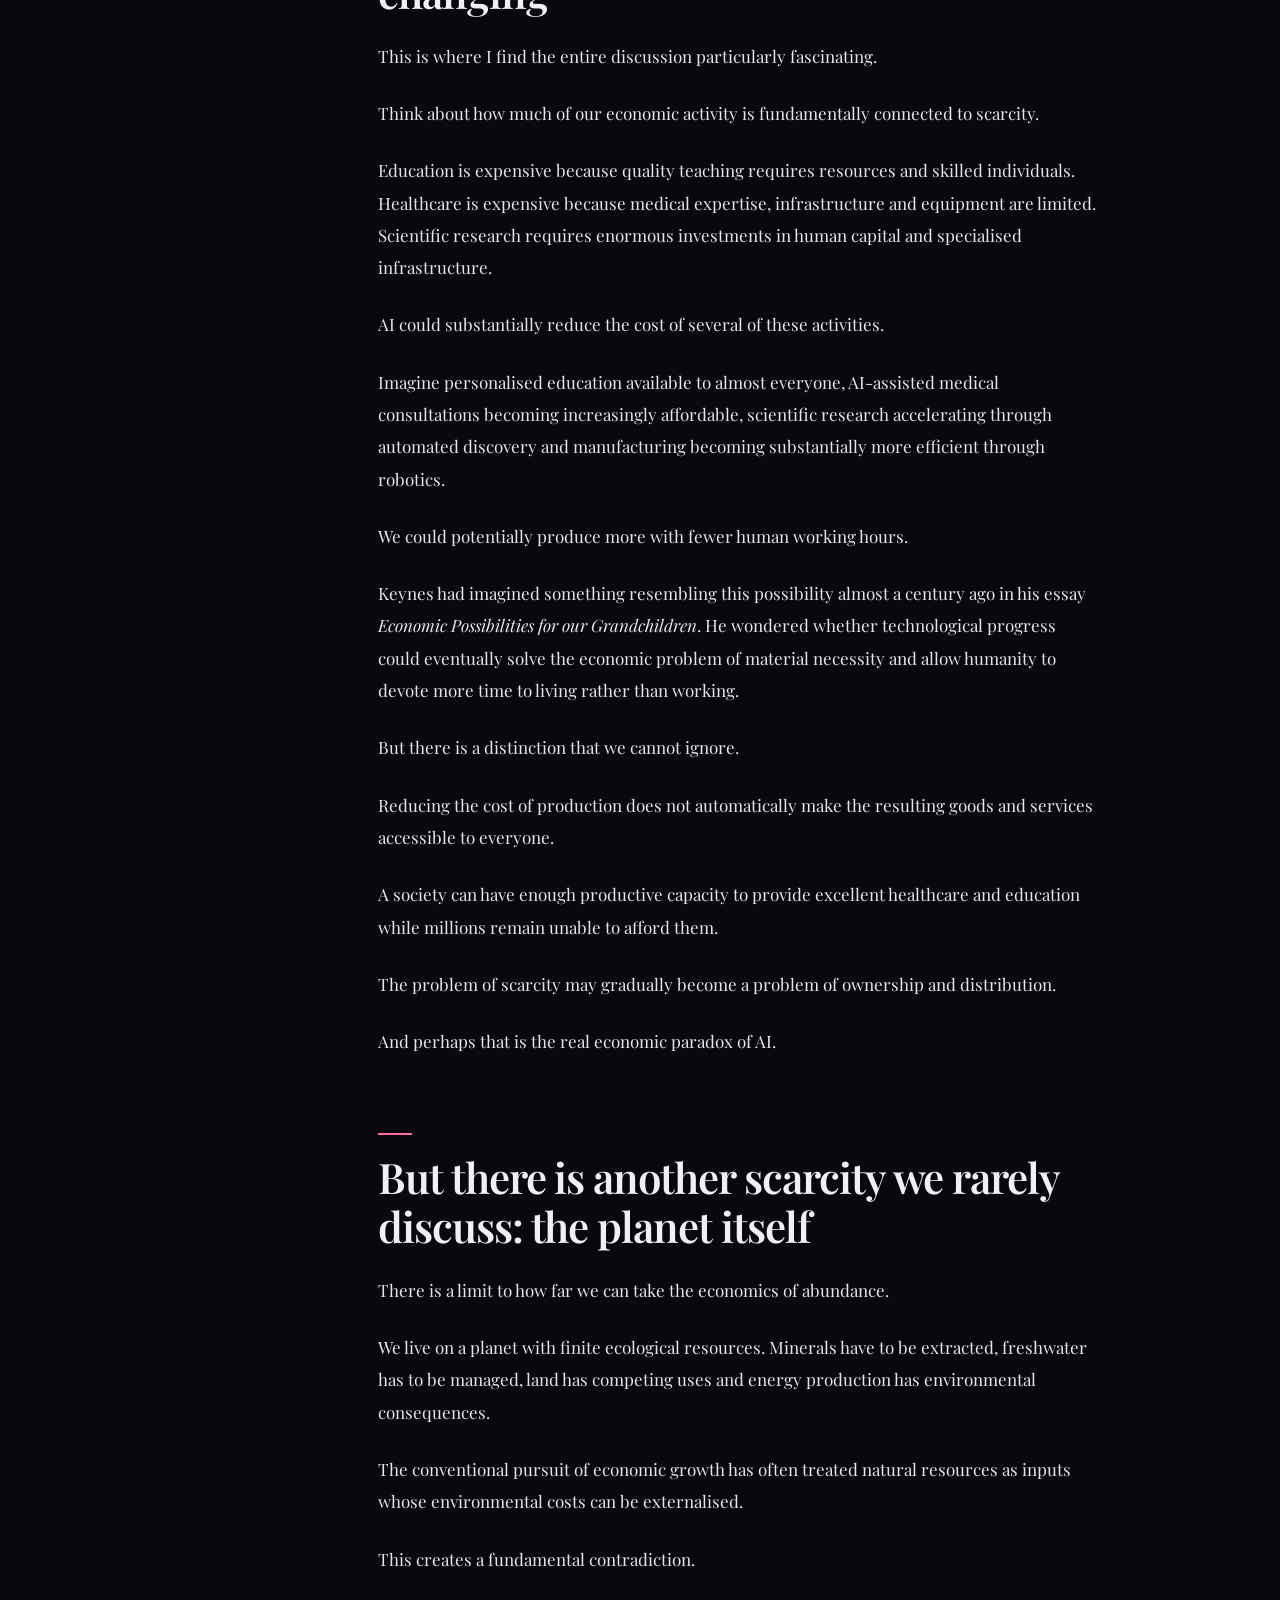
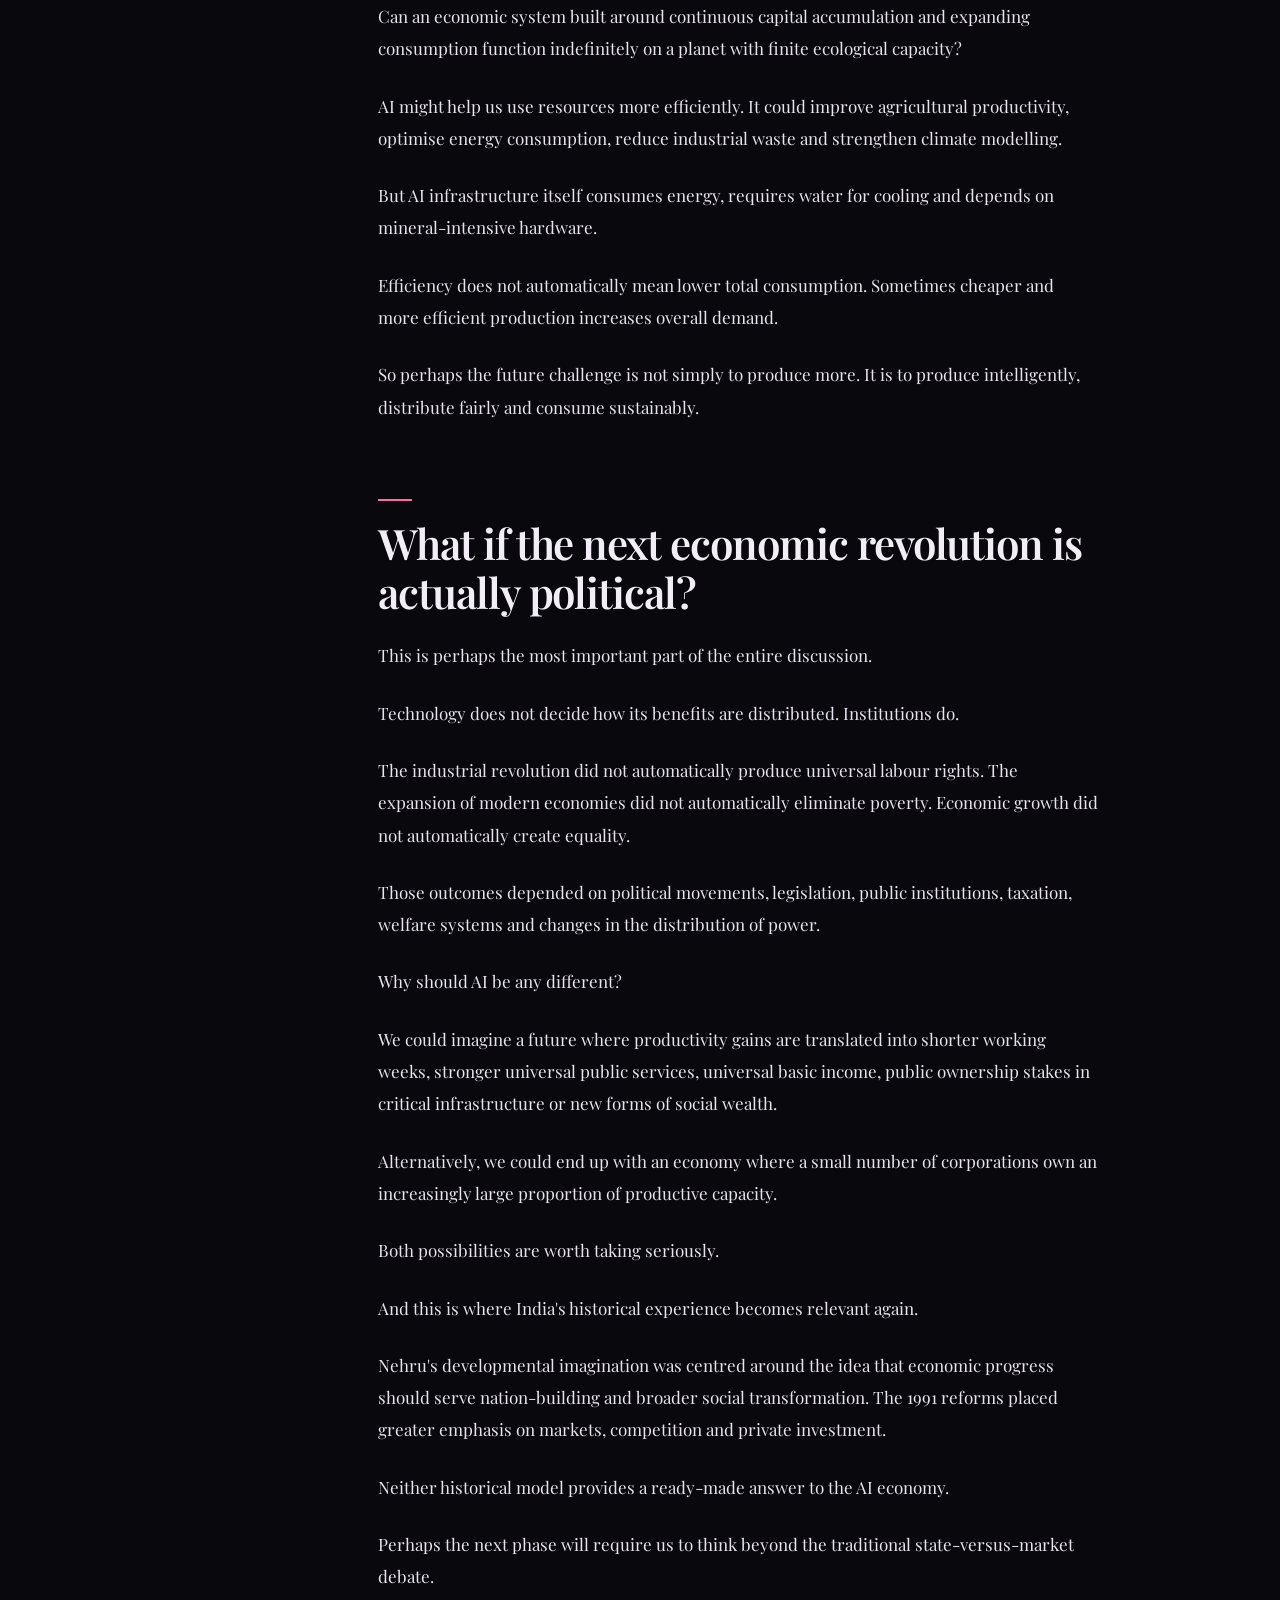
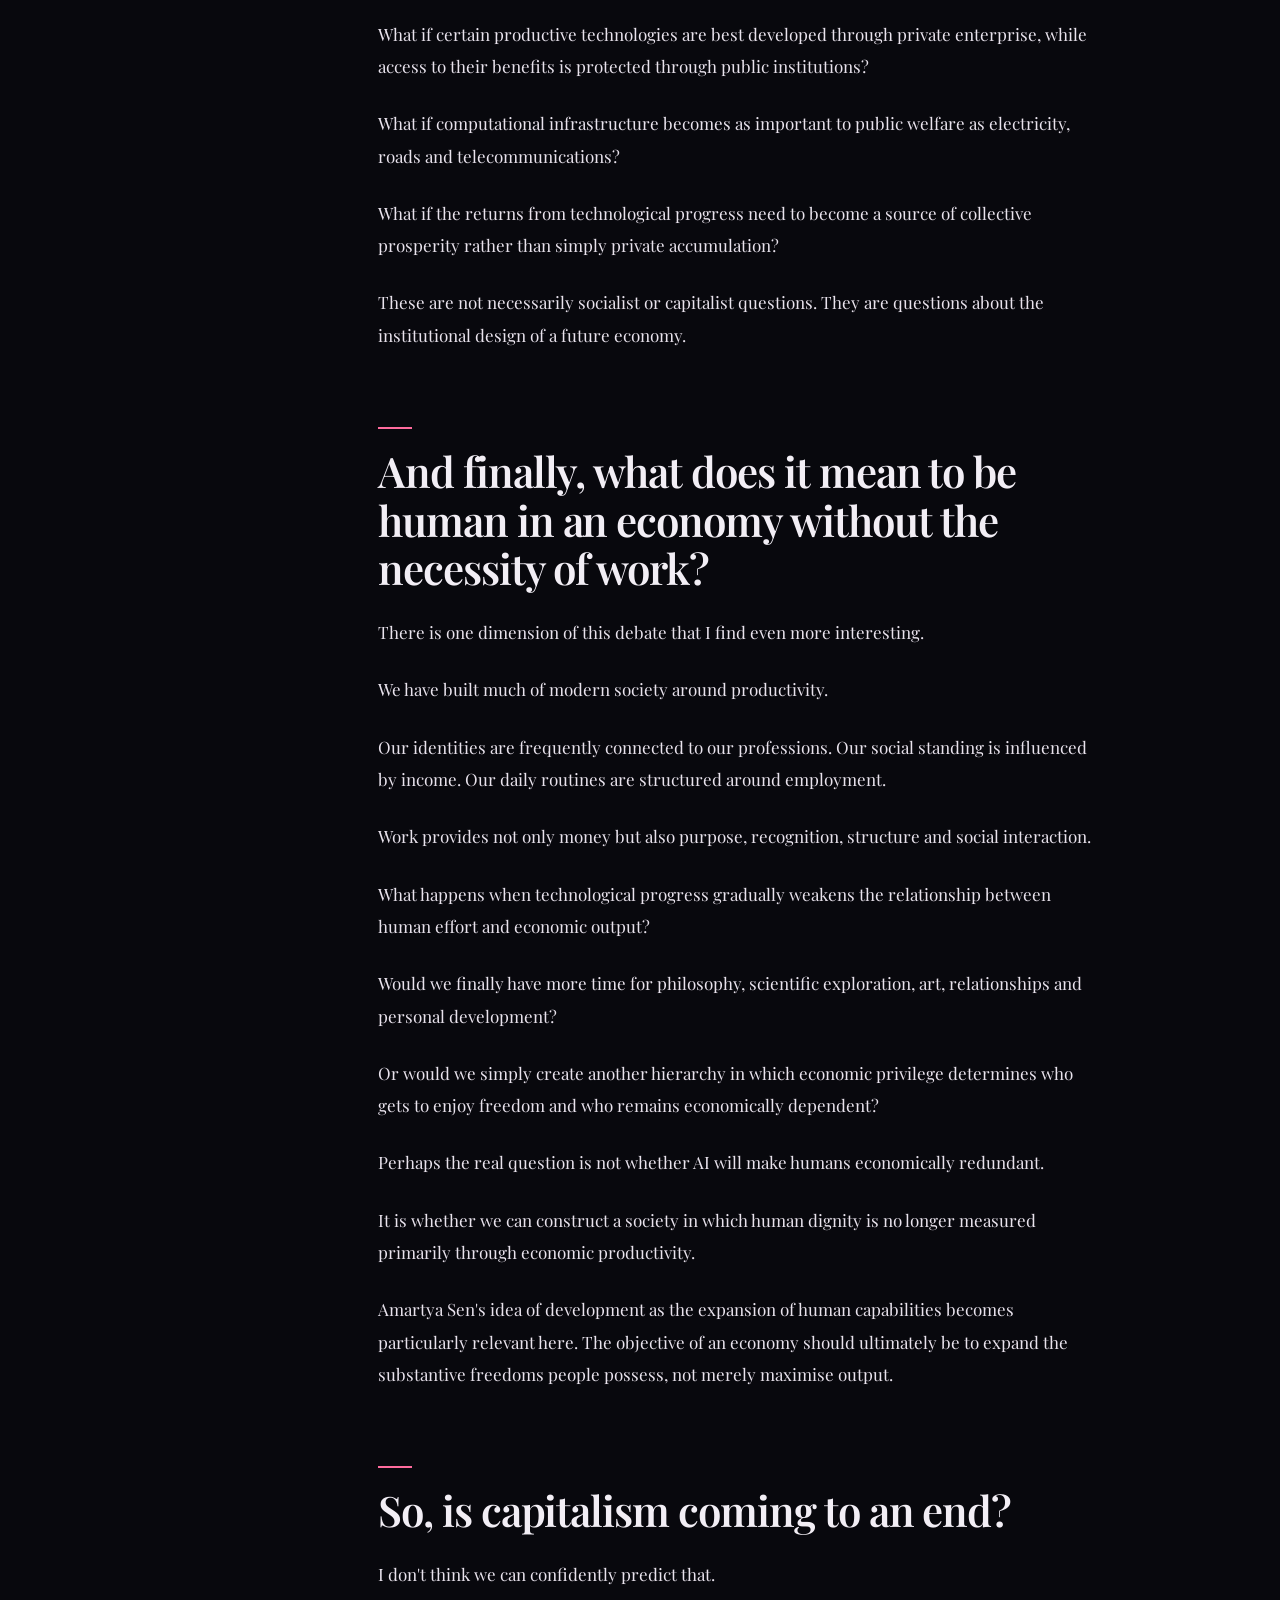
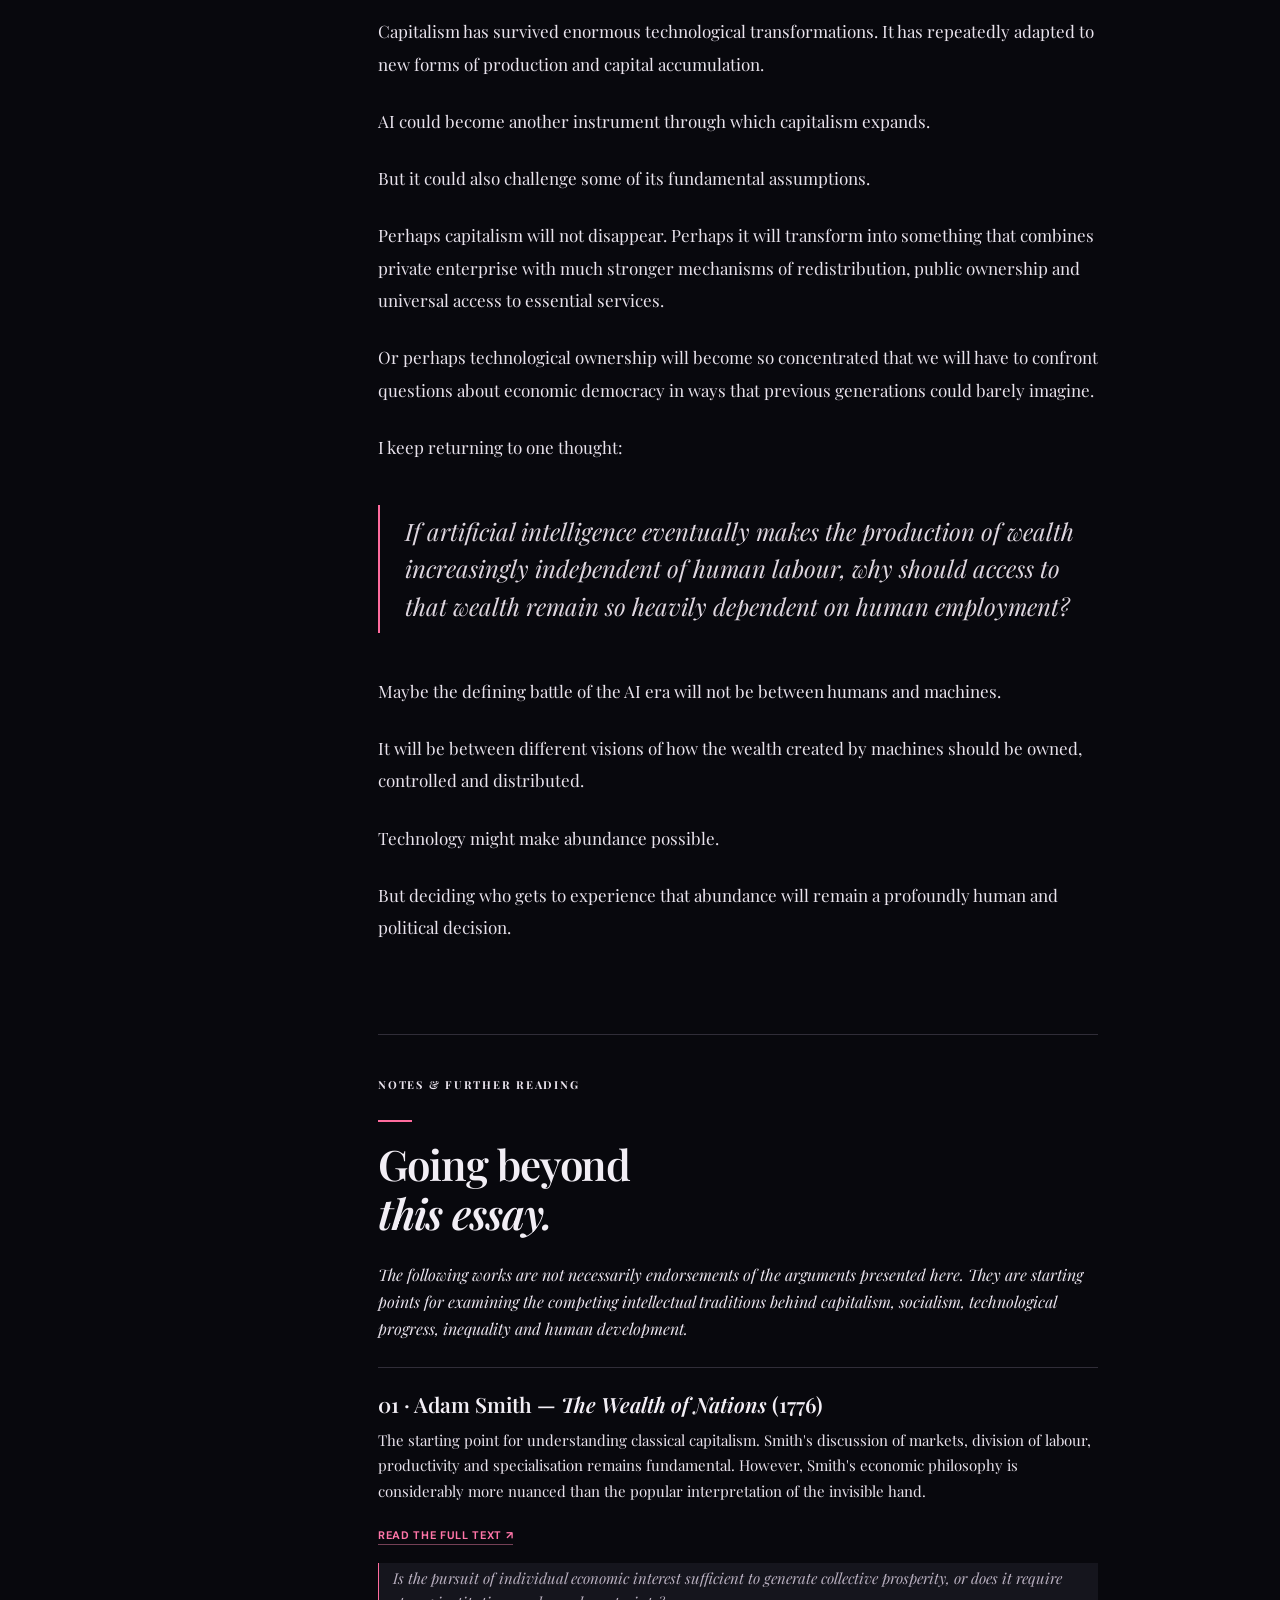
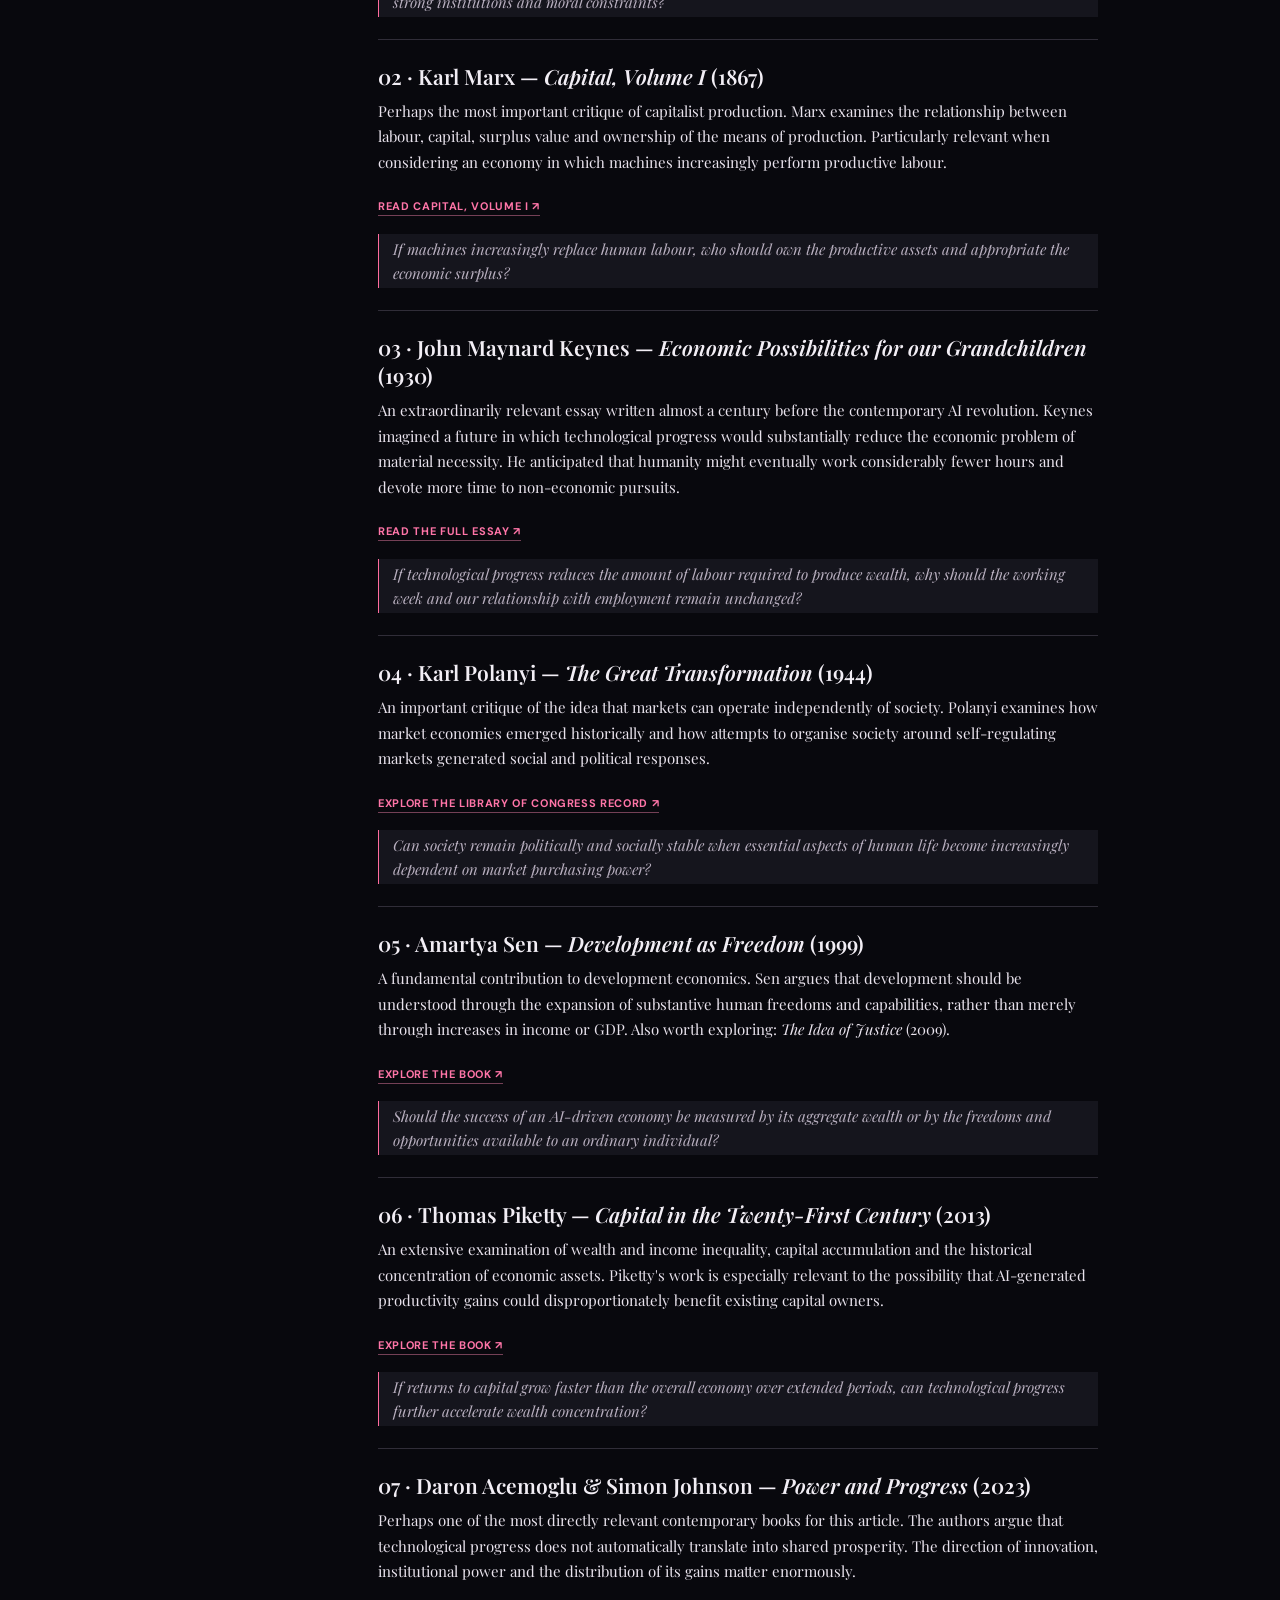
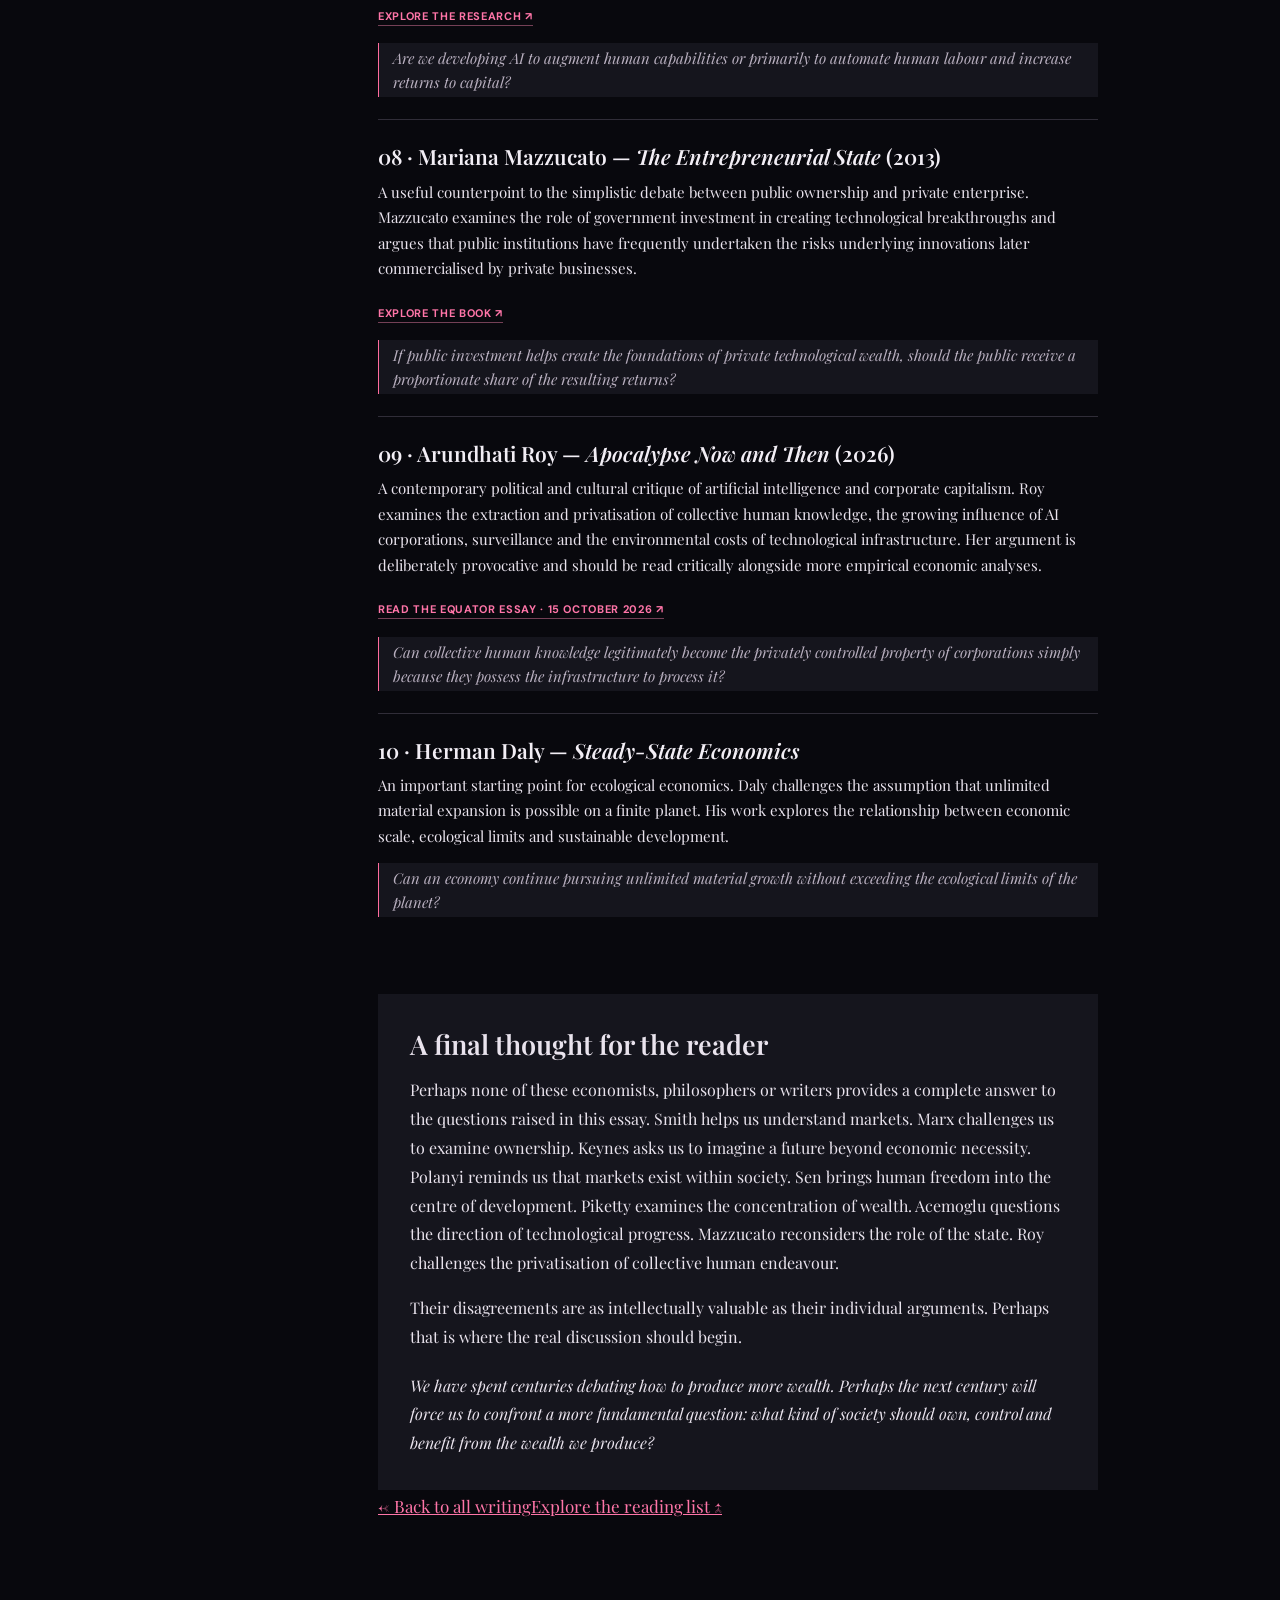
<file: beyond-capitalism.html>
<!doctype html>
<html lang="en">
<head>
<meta charset="utf-8"><meta name="viewport" content="width=device-width,initial-scale=1">
<meta name="description" content="An essay on artificial intelligence, capitalism, ownership, inequality and the future of human work by Dibyadyoti Sarkar.">
<meta name="theme-color" content="#0b0b10">
<title>Beyond Capitalism — Dibyadyoti Sarkar</title>
<link rel="preconnect" href="https://fonts.googleapis.com"><link rel="preconnect" href="https://fonts.gstatic.com" crossorigin>
<link href="https://fonts.googleapis.com/css2?family=DM+Sans:wght@400;500;600;700&family=Playfair+Display:ital,wght@0,500;0,600;0,700;1,500;1,600&display=swap" rel="stylesheet">
<style>
:root{--paper:#0b0b10;--ink:#f1eee8;--muted:#a39da8;--line:#302d38;--accent:#ff6b9d;--serif:'Playfair Display',Georgia,serif;--sans:'DM Sans',Arial,sans-serif}
*{box-sizing:border-box}html{scroll-behavior:smooth}body{margin:0;background:var(--paper);color:var(--ink);font-family:var(--sans);-webkit-font-smoothing:antialiased}
a{color:inherit} .topbar{height:70px;border-bottom:1px solid var(--line);display:flex;align-items:center;justify-content:space-between;padding:0 max(24px,calc((100vw - 1120px)/2));font-size:12px;letter-spacing:.08em;text-transform:uppercase}
.brand{font-weight:700;text-decoration:none;letter-spacing:.15em}.brand span{color:var(--accent)}.topbar nav{display:flex;gap:25px}.topbar nav a{text-decoration:none;color:var(--muted)}.topbar nav a:hover{color:var(--accent)}
.hero{max-width:1120px;margin:0 auto;padding:100px 28px 76px;border-bottom:1px solid var(--line)}.kicker,.meta,.eyebrow{font-size:11px;letter-spacing:.16em;text-transform:uppercase;color:var(--accent);font-weight:700}.hero h1{font:600 clamp(52px,8vw,100px)/1.02 var(--serif);letter-spacing:-.045em;max-width:920px;margin:25px 0}.hero h1 em{font-weight:500}.dek{font:italic clamp(20px,2.5vw,27px)/1.5 var(--serif);color:#b7afb9;max-width:800px;margin:0 0 30px}.meta{color:var(--muted);letter-spacing:.1em;font-size:10px}
.layout{max-width:1120px;margin:0 auto;padding:64px 28px 120px;display:grid;grid-template-columns:190px minmax(0,720px);gap:80px;align-items:start}
.toc{position:sticky;top:30px}.toc p{font-size:10px;text-transform:uppercase;letter-spacing:.16em;color:var(--muted);font-weight:700;margin:0 0 18px}.toc a{display:block;text-decoration:none;color:var(--muted);font-size:12px;line-height:1.45;padding:7px 0;border-bottom:1px solid rgba(255,255,255,.12)}.toc a:hover{color:var(--accent)}
.article{font:17px/1.9 var(--serif);color:#e7e1e9}.article p{margin:0 0 25px}.article h2{font:600 clamp(30px,4vw,42px)/1.16 var(--serif);letter-spacing:-.025em;margin:76px 0 23px;scroll-margin-top:24px}.article h2:before{content:"";display:block;width:34px;height:2px;background:var(--accent);margin-bottom:18px}.article em{font-style:italic}.article strong{font-weight:700}.article blockquote{margin:42px 0;padding:8px 0 8px 25px;border-left:2px solid var(--accent);font:italic 24px/1.55 var(--serif);color:#ded6df}.article .question{margin:34px 0;padding:22px 25px;background:#171720;border-left:2px solid var(--accent);font-style:italic}.article .endnote{font:italic 19px/1.75 var(--serif);margin-top:48px;padding-top:28px;border-top:1px solid var(--line)}
.reading{margin-top:90px;padding-top:40px;border-top:1px solid var(--line);scroll-margin-top:25px}.reading h2{margin-top:0}.reading-intro{color:var(--muted);font:italic 16px/1.7 var(--serif);margin-bottom:28px}.reference{padding:22px 0;border-top:1px solid var(--line)}.reference h3{font:600 21px/1.35 var(--serif);margin:0 0 9px}.reference p{font-size:15px;line-height:1.7;margin:0 0 12px}.reference .read-link{color:var(--accent);font:700 11px var(--sans);letter-spacing:.06em;text-transform:uppercase;text-decoration:none;border-bottom:1px solid #744056;padding-bottom:2px}.reference .question{background:none;border:0;border-left:1px solid var(--accent);padding:3px 0 3px 14px;margin:14px 0 0;font:italic 15px/1.6 var(--serif);color:#b7afb9}.closing{margin-top:55px;padding:32px;background:#171720}.closing h3{font:600 27px var(--serif);margin:0 0 14px}.closing p{margin:0;font-size:16px;line-height:1.8}
.footer{border-top:1px solid var(--line);padding:26px max(24px,calc((100vw - 1120px)/2));display:flex;justify-content:space-between;color:var(--muted);font-size:11px;letter-spacing:.06em;text-transform:uppercase}.footer a{text-decoration:none;color:var(--accent)}
.progress{position:fixed;top:0;left:0;height:2px;background:var(--accent);width:0;z-index:20}
@media(max-width:800px){.topbar{padding:0 20px}.topbar nav{gap:13px}.layout{display:block;padding:42px 24px 80px}.toc{position:static;margin-bottom:45px;padding:18px;background:#171720}.toc a{display:inline-block;margin-right:15px;border:0}.hero{padding:70px 24px 55px}.article{font-size:16px}.footer{padding:22px 24px}}
@media(max-width:480px){.topbar nav a:nth-child(n+3){display:none}.hero h1{font-size:51px}.article h2{margin-top:55px}.footer{gap:12px;flex-direction:column}}

/* Dark mode enforced: no light surfaces anywhere on this page */
:root,html,body{color-scheme:dark!important;background-color:#08080d!important;color:#f2eef5!important}
body,.topbar,.hero,.layout,.article,.reading,.reference,.footer{background-color:#08080d!important;color:#f2eef5!important}
.toc,.article .question,.closing{background-color:#15151d!important;color:#e9e3ed!important}
.article p,.reference p,.closing p{color:#e9e3ed!important}
.dek,.reading-intro,.reference .question{color:#b8afbf!important}
.topbar,.hero,.reference,.reading,.footer{border-color:#302d38!important}
a{color:#ff75a8!important}
</style>
</head>
<body>
<div class="progress" id="progress"></div>
<header class="topbar"><a class="brand" href="index.html">DIBYADYOTI<span>01</span></a><nav><a href="index.html">Home</a><a href="writing.html">All writing</a><a href="about.html">About</a></nav></header>
<header class="hero"><div class="kicker">An essay · Technology, economics & society</div><h1>Beyond Capitalism: <em>Is Artificial Intelligence Taking Us Towards an Economy We Have Never Known?</em></h1><p class="dek">From Nehru's Fabian socialist imagination to the rise of corporate capitalism, from the economics of scarcity to the possibility of technological abundance — perhaps AI is forcing us to reconsider what an economy is actually meant to achieve.</p><div class="meta">Dibyadyoti Sarkar &nbsp;·&nbsp; 30 October 2026 &nbsp;·&nbsp; 12–15 min read</div></header>
<div class="layout">
<aside class="toc"><p>In this essay</p><a href="#india">01 · Nehru to liberalisation</a><a href="#greed">02 · Capitalism & greed</a><a href="#marx">03 · The Marxian question</a><a href="#scarcity">04 · Economics of scarcity</a><a href="#planet">05 · The planet</a><a href="#politics">06 · The political revolution</a><a href="#human">07 · Being human</a><a href="#end">08 · Is capitalism ending?</a><a href="#further-reading">Further reading</a></aside>
<main class="article">
<p>I've been thinking about a rather uncomfortable possibility lately: what if artificial intelligence eventually makes the economic system we've spent centuries building increasingly difficult to sustain?</p>
<p>Not necessarily because capitalism stops working, but because the very assumptions on which it operates might begin to change.</p>
<p>For centuries, human civilisation has organised itself around scarcity. Resources are limited, labour is finite, production requires capital, and access to goods and services is determined by purchasing power. Capitalism emerged as one of the most effective systems for organising production, allocating resources through markets and incentivising innovation.</p>
<p>But what happens when the cost of producing certain things begins to approach zero? What happens when intelligence itself becomes increasingly abundant? What happens when machines can perform a substantial proportion of the work that humans have historically depended upon for their livelihoods?</p>
<p>Perhaps the AI revolution is not simply another technological revolution. Perhaps it is the beginning of a much deeper economic and philosophical disruption.</p>
<p>And to understand why, I think it is worth looking backwards.</p>

<h2 id="india">The Indian experiment: From Nehru to liberalisation</h2>
<p>India's economic history offers an interesting illustration of how societies have attempted to reconcile economic growth with social justice.</p>
<p>When India became independent in 1947, it inherited an extraordinarily difficult economic landscape. Poverty, limited industrialisation, inadequate infrastructure and dependence on agriculture meant that the new republic had to build its productive capacity almost from scratch.</p>
<p>Nehru's economic imagination was heavily influenced by socialist thinking and the Fabian tradition of gradual, democratic social transformation. He believed that the state had to play a central role in industrialisation, scientific development and the creation of economic infrastructure.</p>
<p>There was something fascinating about that vision. The objective was not merely to increase private wealth but to create the foundations of a modern economy.</p>
<p>The Five-Year Plans, public-sector enterprises, IITs, scientific institutions, heavy industries and infrastructure projects were all part of this larger developmental imagination.</p>
<p>India was attempting to build an economy in which the state would provide the foundations for industrial progress while private enterprise continued to operate within a regulated mixed economy.</p>
<p>But there was a contradiction.</p>
<p>Over time, the very mechanisms designed to regulate and direct economic development began creating inefficiencies. Excessive licensing, bureaucratic discretion, import restrictions and limited competition constrained several sectors.</p>
<p>The License-Permit Raj became a symbol of this institutional rigidity.</p>
<p>Then came 1991.</p>
<p>Economic liberalisation fundamentally changed India's relationship with markets, private enterprise and the global economy. The reforms associated with Narasimha Rao and Manmohan Singh opened up sectors, encouraged investment, reduced licensing requirements and expanded India's integration with global markets.</p>
<p>A different economic imagination began to take shape.</p>
<p>Private capital became increasingly important. Entrepreneurship expanded. The IT revolution created new opportunities. Indian corporations became global players.</p>
<p>But there is an interesting question here: did the transition from a state-dominated economy to a market-oriented economy necessarily resolve the problem of equitable distribution?</p>
<p>Not entirely.</p>
<p>India experienced substantial economic growth, but the distribution of wealth remained highly unequal. The World Inequality Lab's 2024 research estimated that the top 1% held around 40.1% of India's wealth in 2022–23.</p>
<p>This is not an argument against liberalisation or private enterprise. Markets can generate innovation, investment and efficiency. But economic growth and equitable distribution are not the same thing.</p>
<p>And somewhere along this journey, another question emerged: when does productive capitalism begin transforming into concentrated economic power?</p>

<h2 id="greed">The curious relationship between capitalism and greed</h2>
<p>Capitalism has an interesting relationship with human nature.</p>
<p>It takes an essentially human characteristic — the desire to accumulate — and converts it into an economic incentive.</p>
<p>The pursuit of profit can encourage innovation, competition, investment and efficiency. Without incentives, economic systems can struggle to allocate resources effectively or encourage risk-taking.</p>
<p>But there is a distinction between the pursuit of profit and the concentration of economic power.</p>
<p>When businesses compete, consumers benefit from better products, lower prices and innovation. When competition weakens and market power becomes concentrated, the economic system can begin rewarding ownership and privileged access more than productive contribution.</p>
<p>This is where crony capitalism becomes relevant.</p>
<p>The problem is not that individuals accumulate wealth. The problem arises when economic power becomes sufficiently concentrated to influence the rules of the economy itself.</p>
<p>And this is precisely where AI introduces an interesting possibility.</p>
<p>What if the next generation of productive assets is owned by an even smaller group of corporations?</p>
<p>What if the machines that produce much of our economic output belong to a handful of entities?</p>
<p>Would we be witnessing the evolution of capitalism, or the emergence of an entirely new form of economic hierarchy?</p>

<h2 id="marx">The Marxian question returns, but with a technological twist</h2>
<p>Karl Marx's central concern was the ownership of the means of production.</p>
<p>He questioned a system in which workers contributed their labour while ownership of productive assets and the resulting economic surplus remained concentrated.</p>
<p>For decades, this debate was largely understood through factories, land, machinery and industrial capital.</p>
<p>AI changes the context.</p>
<p>Imagine a world where machines can write software, conduct research, manage supply chains, provide professional services and eventually operate much of the physical infrastructure required for production.</p>
<p>The economic importance of human labour could decline in several sectors.</p>
<p>But would ownership become more democratic?</p>
<p>Not necessarily.</p>
<p>In fact, the opposite could happen.</p>
<p>The companies that own computing infrastructure, advanced AI models, proprietary datasets, robotics and energy infrastructure could accumulate an extraordinary proportion of economic power.</p>
<p>We might end up with a rather strange economic arrangement: machines producing increasing amounts of wealth, while the majority of people remain dependent on income mechanisms designed around selling their labour.</p>
<p>The contradiction is obvious.</p>
<p>If human labour becomes less necessary for production, but remains necessary for earning an income, what happens to the economic foundations of society?</p>
<p>Perhaps the biggest challenge AI presents to capitalism is not unemployment. It is the possibility that the relationship between labour and purchasing power could gradually become dysfunctional.</p>

<h2 id="scarcity">The economics of scarcity might be changing</h2>
<p>This is where I find the entire discussion particularly fascinating.</p>
<p>Think about how much of our economic activity is fundamentally connected to scarcity.</p>
<p>Education is expensive because quality teaching requires resources and skilled individuals. Healthcare is expensive because medical expertise, infrastructure and equipment are limited. Scientific research requires enormous investments in human capital and specialised infrastructure.</p>
<p>AI could substantially reduce the cost of several of these activities.</p>
<p>Imagine personalised education available to almost everyone, AI-assisted medical consultations becoming increasingly affordable, scientific research accelerating through automated discovery and manufacturing becoming substantially more efficient through robotics.</p>
<p>We could potentially produce more with fewer human working hours.</p>
<p>Keynes had imagined something resembling this possibility almost a century ago in his essay <em>Economic Possibilities for our Grandchildren</em>. He wondered whether technological progress could eventually solve the economic problem of material necessity and allow humanity to devote more time to living rather than working.</p>
<p>But there is a distinction that we cannot ignore.</p>
<p>Reducing the cost of production does not automatically make the resulting goods and services accessible to everyone.</p>
<p>A society can have enough productive capacity to provide excellent healthcare and education while millions remain unable to afford them.</p>
<p>The problem of scarcity may gradually become a problem of ownership and distribution.</p>
<p>And perhaps that is the real economic paradox of AI.</p>

<h2 id="planet">But there is another scarcity we rarely discuss: the planet itself</h2>
<p>There is a limit to how far we can take the economics of abundance.</p>
<p>We live on a planet with finite ecological resources. Minerals have to be extracted, freshwater has to be managed, land has competing uses and energy production has environmental consequences.</p>
<p>The conventional pursuit of economic growth has often treated natural resources as inputs whose environmental costs can be externalised.</p>
<p>This creates a fundamental contradiction.</p>
<p>Can an economic system built around continuous capital accumulation and expanding consumption function indefinitely on a planet with finite ecological capacity?</p>
<p>AI might help us use resources more efficiently. It could improve agricultural productivity, optimise energy consumption, reduce industrial waste and strengthen climate modelling.</p>
<p>But AI infrastructure itself consumes energy, requires water for cooling and depends on mineral-intensive hardware.</p>
<p>Efficiency does not automatically mean lower total consumption. Sometimes cheaper and more efficient production increases overall demand.</p>
<p>So perhaps the future challenge is not simply to produce more. It is to produce intelligently, distribute fairly and consume sustainably.</p>

<h2 id="politics">What if the next economic revolution is actually political?</h2>
<p>This is perhaps the most important part of the entire discussion.</p>
<p>Technology does not decide how its benefits are distributed. Institutions do.</p>
<p>The industrial revolution did not automatically produce universal labour rights. The expansion of modern economies did not automatically eliminate poverty. Economic growth did not automatically create equality.</p>
<p>Those outcomes depended on political movements, legislation, public institutions, taxation, welfare systems and changes in the distribution of power.</p>
<p>Why should AI be any different?</p>
<p>We could imagine a future where productivity gains are translated into shorter working weeks, stronger universal public services, universal basic income, public ownership stakes in critical infrastructure or new forms of social wealth.</p>
<p>Alternatively, we could end up with an economy where a small number of corporations own an increasingly large proportion of productive capacity.</p>
<p>Both possibilities are worth taking seriously.</p>
<p>And this is where India's historical experience becomes relevant again.</p>
<p>Nehru's developmental imagination was centred around the idea that economic progress should serve nation-building and broader social transformation. The 1991 reforms placed greater emphasis on markets, competition and private investment.</p>
<p>Neither historical model provides a ready-made answer to the AI economy.</p>
<p>Perhaps the next phase will require us to think beyond the traditional state-versus-market debate.</p>
<p>What if certain productive technologies are best developed through private enterprise, while access to their benefits is protected through public institutions?</p>
<p>What if computational infrastructure becomes as important to public welfare as electricity, roads and telecommunications?</p>
<p>What if the returns from technological progress need to become a source of collective prosperity rather than simply private accumulation?</p>
<p>These are not necessarily socialist or capitalist questions. They are questions about the institutional design of a future economy.</p>

<h2 id="human">And finally, what does it mean to be human in an economy without the necessity of work?</h2>
<p>There is one dimension of this debate that I find even more interesting.</p>
<p>We have built much of modern society around productivity.</p>
<p>Our identities are frequently connected to our professions. Our social standing is influenced by income. Our daily routines are structured around employment.</p>
<p>Work provides not only money but also purpose, recognition, structure and social interaction.</p>
<p>What happens when technological progress gradually weakens the relationship between human effort and economic output?</p>
<p>Would we finally have more time for philosophy, scientific exploration, art, relationships and personal development?</p>
<p>Or would we simply create another hierarchy in which economic privilege determines who gets to enjoy freedom and who remains economically dependent?</p>
<p>Perhaps the real question is not whether AI will make humans economically redundant.</p>
<p>It is whether we can construct a society in which human dignity is no longer measured primarily through economic productivity.</p>
<p>Amartya Sen's idea of development as the expansion of human capabilities becomes particularly relevant here. The objective of an economy should ultimately be to expand the substantive freedoms people possess, not merely maximise output.</p>

<h2 id="end">So, is capitalism coming to an end?</h2>
<p>I don't think we can confidently predict that.</p>
<p>Capitalism has survived enormous technological transformations. It has repeatedly adapted to new forms of production and capital accumulation.</p>
<p>AI could become another instrument through which capitalism expands.</p>
<p>But it could also challenge some of its fundamental assumptions.</p>
<p>Perhaps capitalism will not disappear. Perhaps it will transform into something that combines private enterprise with much stronger mechanisms of redistribution, public ownership and universal access to essential services.</p>
<p>Or perhaps technological ownership will become so concentrated that we will have to confront questions about economic democracy in ways that previous generations could barely imagine.</p>
<p>I keep returning to one thought:</p>
<blockquote>If artificial intelligence eventually makes the production of wealth increasingly independent of human labour, why should access to that wealth remain so heavily dependent on human employment?</blockquote>
<p>Maybe the defining battle of the AI era will not be between humans and machines.</p>
<p>It will be between different visions of how the wealth created by machines should be owned, controlled and distributed.</p>
<p>Technology might make abundance possible.</p>
<p>But deciding who gets to experience that abundance will remain a profoundly human and political decision.</p>

<section class="reading" id="further-reading">
<p class="eyebrow">Notes & further reading</p><h2>Going beyond<br><em>this essay.</em></h2>
<p class="reading-intro">The following works are not necessarily endorsements of the arguments presented here. They are starting points for examining the competing intellectual traditions behind capitalism, socialism, technological progress, inequality and human development.</p>
<div class="reference"><h3>01 · Adam Smith — <em>The Wealth of Nations</em> (1776)</h3><p>The starting point for understanding classical capitalism. Smith's discussion of markets, division of labour, productivity and specialisation remains fundamental. However, Smith's economic philosophy is considerably more nuanced than the popular interpretation of the invisible hand.</p><a class="read-link" href="https://www.econlib.org/library/Smith/smWN.html" target="_blank" rel="noopener">Read the full text ↗</a><p class="question">Is the pursuit of individual economic interest sufficient to generate collective prosperity, or does it require strong institutions and moral constraints?</p></div>
<div class="reference"><h3>02 · Karl Marx — <em>Capital, Volume I</em> (1867)</h3><p>Perhaps the most important critique of capitalist production. Marx examines the relationship between labour, capital, surplus value and ownership of the means of production. Particularly relevant when considering an economy in which machines increasingly perform productive labour.</p><a class="read-link" href="https://www.marxists.org/archive/marx/works/1867-c1/" target="_blank" rel="noopener">Read Capital, Volume I ↗</a><p class="question">If machines increasingly replace human labour, who should own the productive assets and appropriate the economic surplus?</p></div>
<div class="reference"><h3>03 · John Maynard Keynes — <em>Economic Possibilities for our Grandchildren</em> (1930)</h3><p>An extraordinarily relevant essay written almost a century before the contemporary AI revolution. Keynes imagined a future in which technological progress would substantially reduce the economic problem of material necessity. He anticipated that humanity might eventually work considerably fewer hours and devote more time to non-economic pursuits.</p><a class="read-link" href="https://www.economicsnetwork.ac.uk/archive/keynes_persuasion/Economic_Possibilities_for_our_Grandchildren.htm" target="_blank" rel="noopener">Read the full essay ↗</a><p class="question">If technological progress reduces the amount of labour required to produce wealth, why should the working week and our relationship with employment remain unchanged?</p></div>
<div class="reference"><h3>04 · Karl Polanyi — <em>The Great Transformation</em> (1944)</h3><p>An important critique of the idea that markets can operate independently of society. Polanyi examines how market economies emerged historically and how attempts to organise society around self-regulating markets generated social and political responses.</p><a class="read-link" href="https://www.loc.gov/item/00064156/" target="_blank" rel="noopener">Explore the Library of Congress record ↗</a><p class="question">Can society remain politically and socially stable when essential aspects of human life become increasingly dependent on market purchasing power?</p></div>
<div class="reference"><h3>05 · Amartya Sen — <em>Development as Freedom</em> (1999)</h3><p>A fundamental contribution to development economics. Sen argues that development should be understood through the expansion of substantive human freedoms and capabilities, rather than merely through increases in income or GDP. Also worth exploring: <em>The Idea of Justice</em> (2009).</p><a class="read-link" href="https://india.oup.com/product/development-as-freedom-9780195655261" target="_blank" rel="noopener">Explore the book ↗</a><p class="question">Should the success of an AI-driven economy be measured by its aggregate wealth or by the freedoms and opportunities available to an ordinary individual?</p></div>
<div class="reference"><h3>06 · Thomas Piketty — <em>Capital in the Twenty-First Century</em> (2013)</h3><p>An extensive examination of wealth and income inequality, capital accumulation and the historical concentration of economic assets. Piketty's work is especially relevant to the possibility that AI-generated productivity gains could disproportionately benefit existing capital owners.</p><a class="read-link" href="https://www.jstor.org/stable/j.ctvjnrvx9" target="_blank" rel="noopener">Explore the book ↗</a><p class="question">If returns to capital grow faster than the overall economy over extended periods, can technological progress further accelerate wealth concentration?</p></div>
<div class="reference"><h3>07 · Daron Acemoglu & Simon Johnson — <em>Power and Progress</em> (2023)</h3><p>Perhaps one of the most directly relevant contemporary books for this article. The authors argue that technological progress does not automatically translate into shared prosperity. The direction of innovation, institutional power and the distribution of its gains matter enormously.</p><a class="read-link" href="https://shapingwork.mit.edu/research/power-and-progress-our-1000-year-struggle-over-technology-and-prosperity/" target="_blank" rel="noopener">Explore the research ↗</a><p class="question">Are we developing AI to augment human capabilities or primarily to automate human labour and increase returns to capital?</p></div>
<div class="reference"><h3>08 · Mariana Mazzucato — <em>The Entrepreneurial State</em> (2013)</h3><p>A useful counterpoint to the simplistic debate between public ownership and private enterprise. Mazzucato examines the role of government investment in creating technological breakthroughs and argues that public institutions have frequently undertaken the risks underlying innovations later commercialised by private businesses.</p><a class="read-link" href="https://marianamazzucato.com/books/the-entrepreneurial-state/entrepreneurial-state-usa/" target="_blank" rel="noopener">Explore the book ↗</a><p class="question">If public investment helps create the foundations of private technological wealth, should the public receive a proportionate share of the resulting returns?</p></div>
<div class="reference"><h3>09 · Arundhati Roy — <em>Apocalypse Now and Then</em> (2026)</h3><p>A contemporary political and cultural critique of artificial intelligence and corporate capitalism. Roy examines the extraction and privatisation of collective human knowledge, the growing influence of AI corporations, surveillance and the environmental costs of technological infrastructure. Her argument is deliberately provocative and should be read critically alongside more empirical economic analyses.</p><a class="read-link" href="https://www.equator.org/articles/arundhati-roy-artificial-intelligence" target="_blank" rel="noopener">Read the EQUATOR essay · 15 October 2026 ↗</a><p class="question">Can collective human knowledge legitimately become the privately controlled property of corporations simply because they possess the infrastructure to process it?</p></div>
<div class="reference"><h3>10 · Herman Daly — <em>Steady-State Economics</em></h3><p>An important starting point for ecological economics. Daly challenges the assumption that unlimited material expansion is possible on a finite planet. His work explores the relationship between economic scale, ecological limits and sustainable development.</p><p class="question">Can an economy continue pursuing unlimited material growth without exceeding the ecological limits of the planet?</p></div>
<div class="closing"><h3>A final thought for the reader</h3><p>Perhaps none of these economists, philosophers or writers provides a complete answer to the questions raised in this essay. Smith helps us understand markets. Marx challenges us to examine ownership. Keynes asks us to imagine a future beyond economic necessity. Polanyi reminds us that markets exist within society. Sen brings human freedom into the centre of development. Piketty examines the concentration of wealth. Acemoglu questions the direction of technological progress. Mazzucato reconsiders the role of the state. Roy challenges the privatisation of collective human endeavour.</p><p style="margin-top:16px">Their disagreements are as intellectually valuable as their individual arguments. Perhaps that is where the real discussion should begin.</p><p style="margin-top:20px;font-style:italic">We have spent centuries debating how to produce more wealth. Perhaps the next century will force us to confront a more fundamental question: what kind of society should own, control and benefit from the wealth we produce?</p></div>
</section>
<div class="article-footer"><a href="writing.html">← Back to all writing</a><a href="#further-reading">Explore the reading list ↑</a></div>
</main></div>
<footer class="footer"><span>© 2026 Dibyadyoti Sarkar</span><a href="writing.html">More essays ↗</a></footer>
<script>const bar=document.getElementById('progress');addEventListener('scroll',()=>{const h=document.documentElement;bar.style.width=(h.scrollTop/(h.scrollHeight-h.clientHeight)*100)+'%'});</script>
</body></html>
</file>
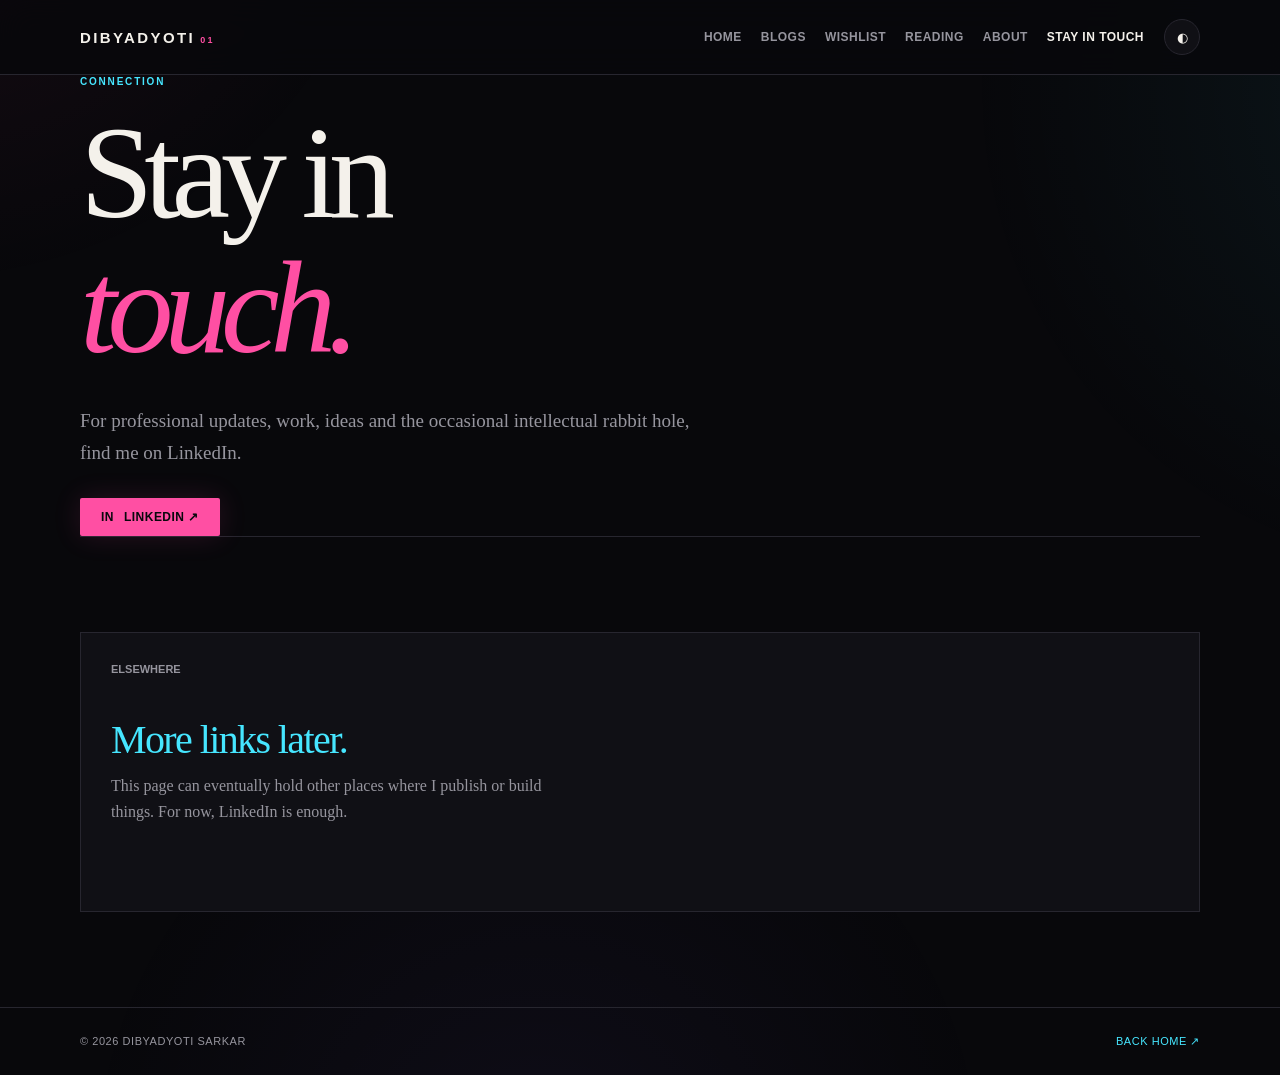
<file: contact.html>
<!doctype html><html lang="en"><head><meta charset="utf-8"><meta name="viewport" content="width=device-width,initial-scale=1"><title>Stay in touch — Dibyadyoti</title><link rel="stylesheet" href="style.css"></head><body><header class="site-header"><div class="container nav-wrap"><a class="brand" href="index.html">DIBYADYOTI<span>01</span></a><nav><a href="index.html">Home</a><a href="writing.html">Blogs</a><a href="wishlist.html">Wishlist</a><a href="reading.html">Reading</a><a href="about.html">About</a><a href="contact.html" aria-current="page">Stay in touch</a></nav><button class="theme-toggle">◐</button></div></header><main><section class="hero container"><p class="eyebrow">Connection</p><h1>Stay in<br><em>touch.</em></h1><p class="hero-copy">For professional updates, work, ideas and the occasional intellectual rabbit hole, find me on LinkedIn.</p><a class="button linkedin-button" href="https://www.linkedin.com/in/dibyadyotisarkar/" target="_blank" rel="noopener noreferrer"><span aria-hidden="true">in</span> LinkedIn ↗</a></section><section class="section container"><div class="feature feature-b"><span>ELSEWHERE</span><h3>More links later.</h3><p>This page can eventually hold other places where I publish or build things. For now, LinkedIn is enough.</p></div></section></main><footer class="site-footer"><div class="container footer-wrap"><span>© 2026 Dibyadyoti Sarkar</span><a href="index.html">Back home ↗</a></div></footer><script src="script.js"></script></body></html>
</file>
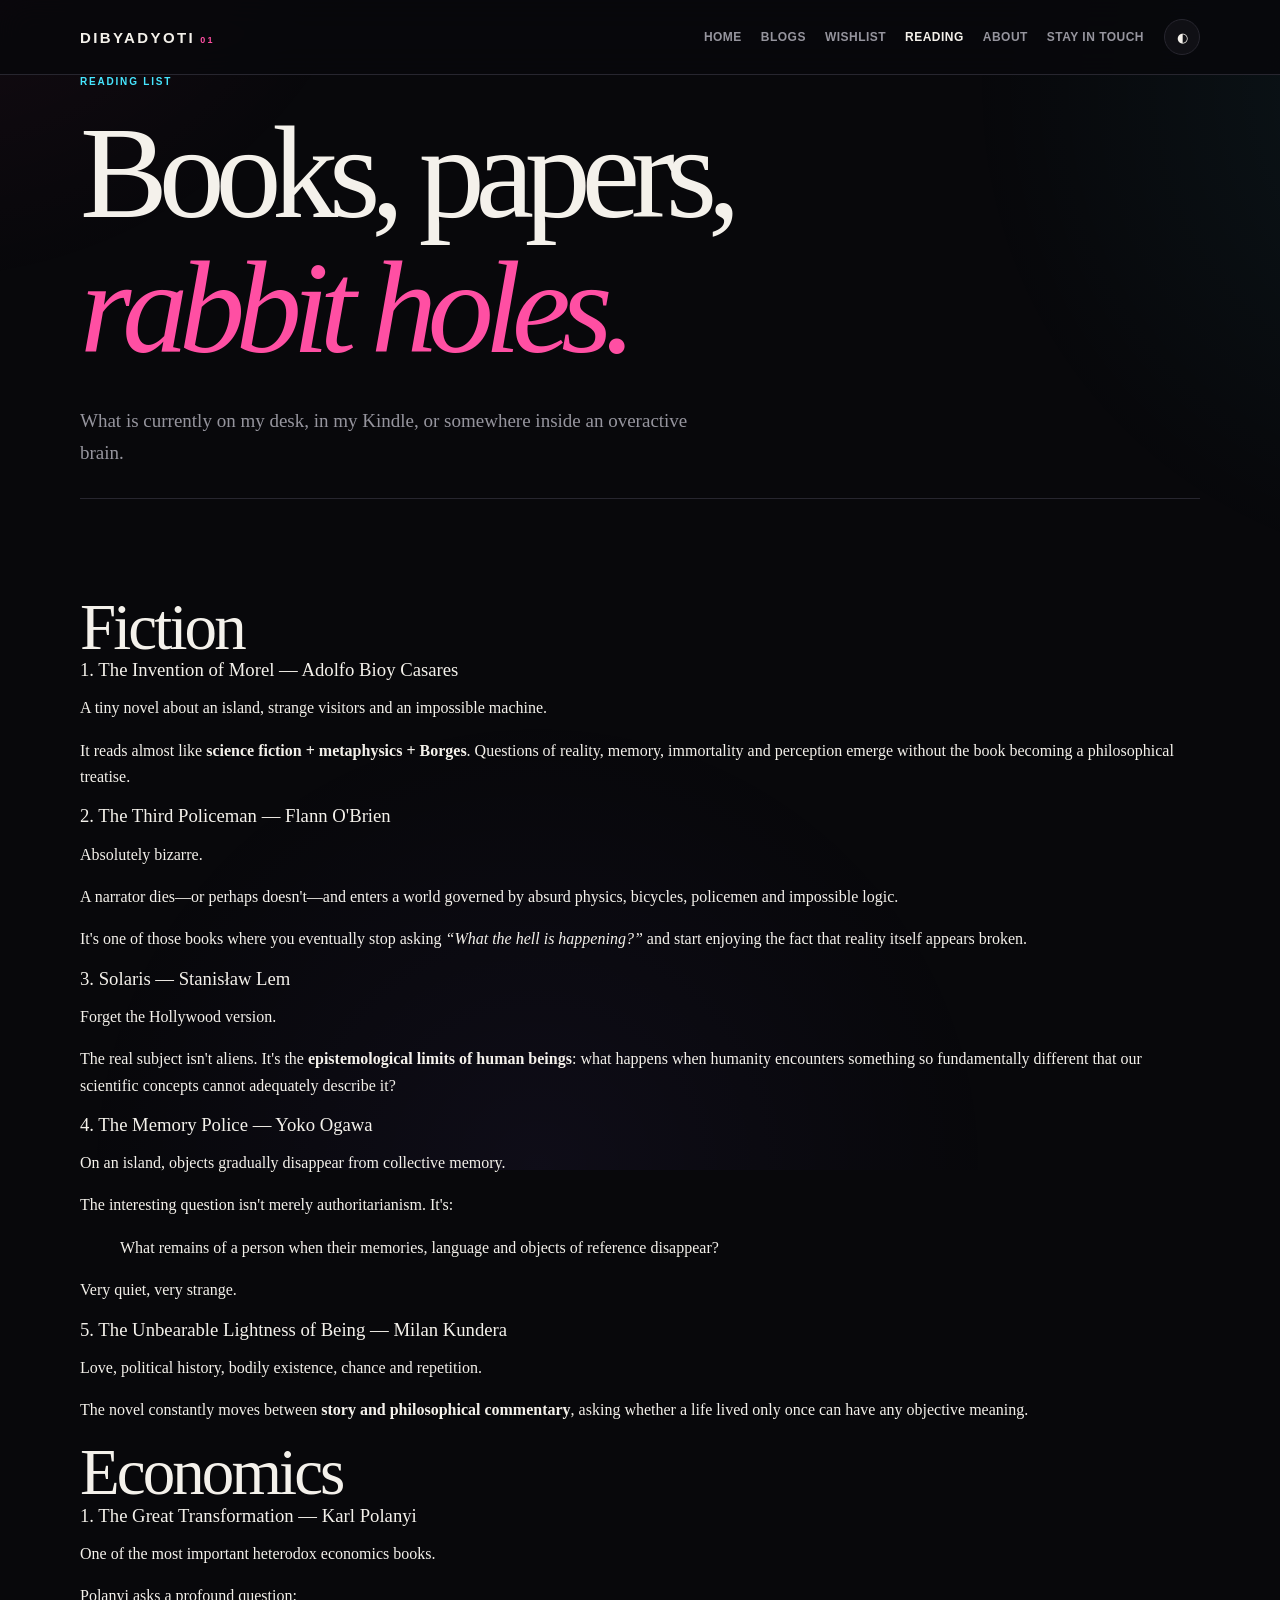
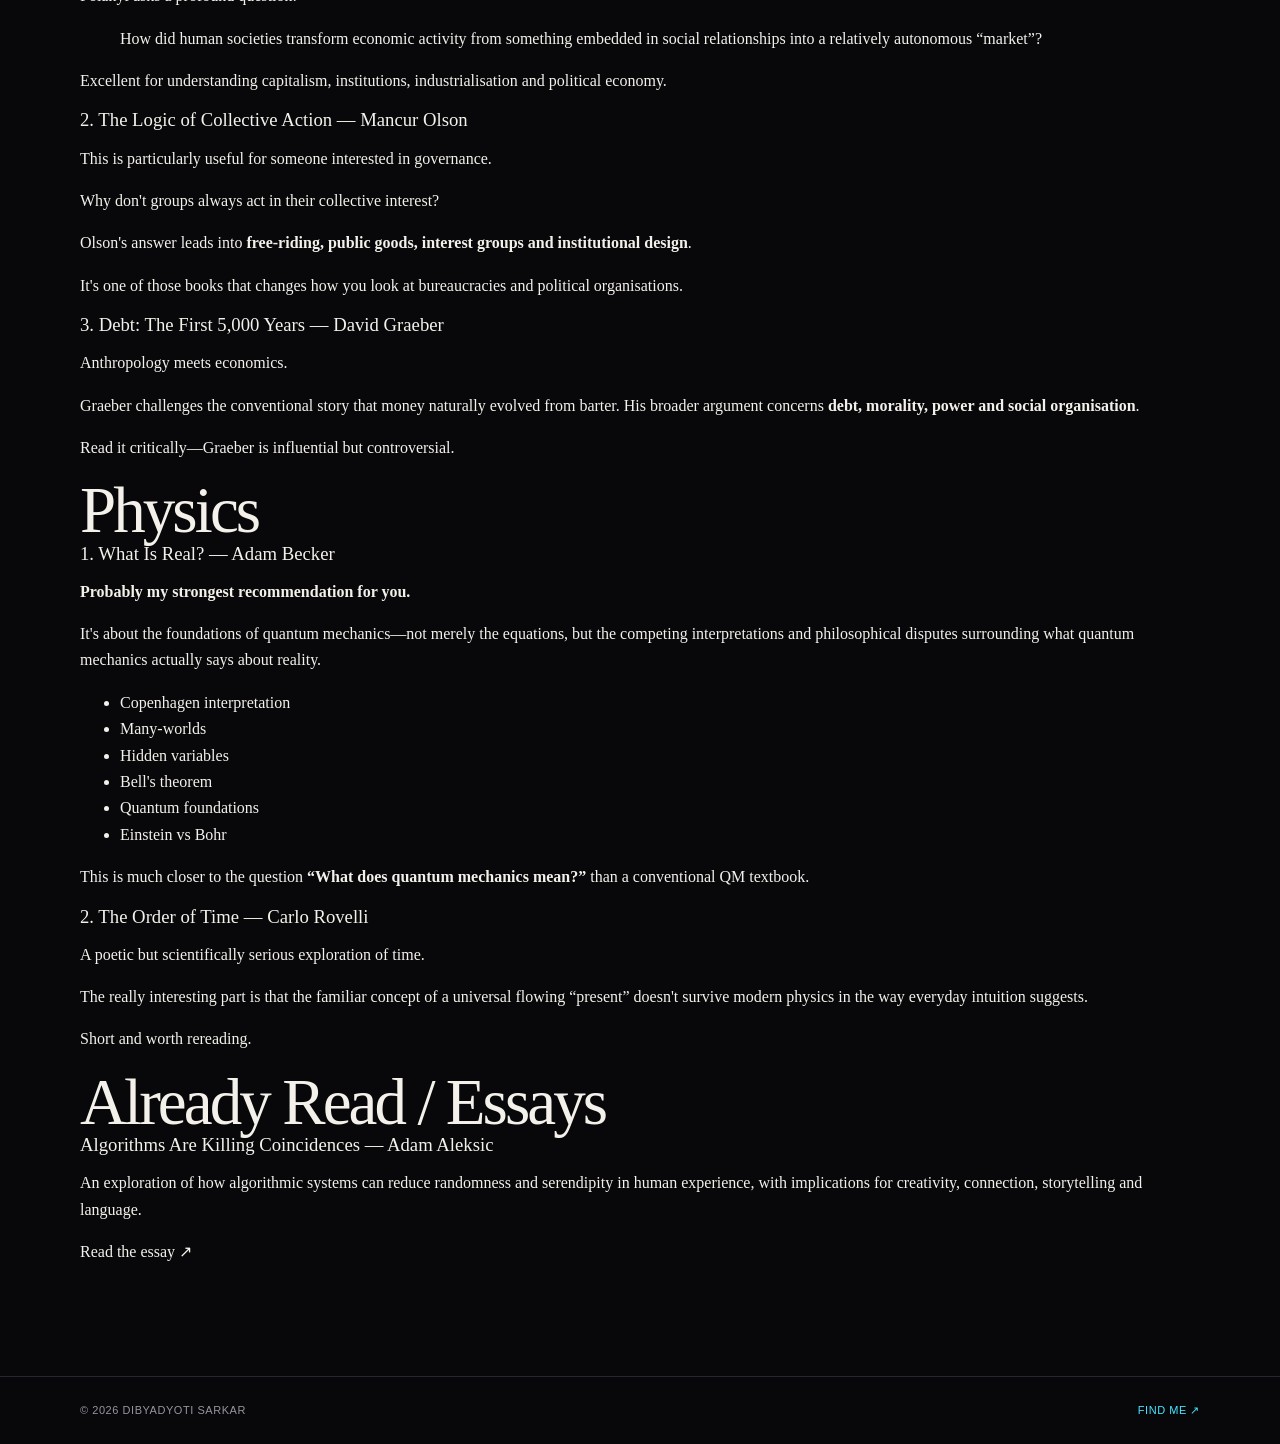
<file: reading.html>
<!doctype html><html lang="en"><head><meta charset="utf-8"><meta name="viewport" content="width=device-width,initial-scale=1"><title>Reading List — Dibyadyoti</title><link rel="stylesheet" href="style.css"></head><body><header class="site-header"><div class="container nav-wrap"><a class="brand" href="index.html">DIBYADYOTI<span>01</span></a><nav><a href="index.html">Home</a><a href="writing.html">Blogs</a><a href="wishlist.html">Wishlist</a><a href="reading.html" aria-current="page">Reading</a><a href="about.html">About</a><a href="contact.html">Stay in touch</a></nav><button class="theme-toggle">◐</button></div></header><main><section class="hero container"><p class="eyebrow">Reading list</p><h1>Books, papers,<br><em>rabbit holes.</em></h1><p class="hero-copy">What is currently on my desk, in my Kindle, or somewhere inside an overactive brain.</p></section><section class="section container"><div class="reading-list"><article class="reading-item"><h2>Fiction</h2><div class="book"><h3>1. The Invention of Morel — Adolfo Bioy Casares</h3><p>A tiny novel about an island, strange visitors and an impossible machine.</p><p>It reads almost like <strong>science fiction + metaphysics + Borges</strong>. Questions of reality, memory, immortality and perception emerge without the book becoming a philosophical treatise.</p></div><div class="book"><h3>2. The Third Policeman — Flann O'Brien</h3><p>Absolutely bizarre.</p><p>A narrator dies—or perhaps doesn't—and enters a world governed by absurd physics, bicycles, policemen and impossible logic.</p><p>It's one of those books where you eventually stop asking <em>“What the hell is happening?”</em> and start enjoying the fact that reality itself appears broken.</p></div><div class="book"><h3>3. Solaris — Stanisław Lem</h3><p>Forget the Hollywood version.</p><p>The real subject isn't aliens. It's the <strong>epistemological limits of human beings</strong>: what happens when humanity encounters something so fundamentally different that our scientific concepts cannot adequately describe it?</p></div><div class="book"><h3>4. The Memory Police — Yoko Ogawa</h3><p>On an island, objects gradually disappear from collective memory.</p><p>The interesting question isn't merely authoritarianism. It's:</p><blockquote>What remains of a person when their memories, language and objects of reference disappear?</blockquote><p>Very quiet, very strange.</p></div><div class="book"><h3>5. The Unbearable Lightness of Being — Milan Kundera</h3><p>Love, political history, bodily existence, chance and repetition.</p><p>The novel constantly moves between <strong>story and philosophical commentary</strong>, asking whether a life lived only once can have any objective meaning.</p></div></article><article class="reading-item"><h2>Economics</h2><div class="book"><h3>1. The Great Transformation — Karl Polanyi</h3><p>One of the most important heterodox economics books.</p><p>Polanyi asks a profound question:</p><blockquote>How did human societies transform economic activity from something embedded in social relationships into a relatively autonomous “market”?</blockquote><p>Excellent for understanding capitalism, institutions, industrialisation and political economy.</p></div><div class="book"><h3>2. The Logic of Collective Action — Mancur Olson</h3><p>This is particularly useful for someone interested in governance.</p><p>Why don't groups always act in their collective interest?</p><p>Olson's answer leads into <strong>free-riding, public goods, interest groups and institutional design</strong>.</p><p>It's one of those books that changes how you look at bureaucracies and political organisations.</p></div><div class="book"><h3>3. Debt: The First 5,000 Years — David Graeber</h3><p>Anthropology meets economics.</p><p>Graeber challenges the conventional story that money naturally evolved from barter. His broader argument concerns <strong>debt, morality, power and social organisation</strong>.</p><p>Read it critically—Graeber is influential but controversial.</p></div></article><article class="reading-item"><h2>Physics</h2><div class="book"><h3>1. What Is Real? — Adam Becker</h3><p><strong>Probably my strongest recommendation for you.</strong></p><p>It's about the foundations of quantum mechanics—not merely the equations, but the competing interpretations and philosophical disputes surrounding what quantum mechanics actually says about reality.</p><ul><li>Copenhagen interpretation</li><li>Many-worlds</li><li>Hidden variables</li><li>Bell's theorem</li><li>Quantum foundations</li><li>Einstein vs Bohr</li></ul><p>This is much closer to the question <strong>“What does quantum mechanics mean?”</strong> than a conventional QM textbook.</p></div><div class="book"><h3>2. The Order of Time — Carlo Rovelli</h3><p>A poetic but scientifically serious exploration of time.</p><p>The really interesting part is that the familiar concept of a universal flowing “present” doesn't survive modern physics in the way everyday intuition suggests.</p><p>Short and worth rereading.</p></div></article><article class="reading-item"><h2>Already Read / Essays</h2><div class="book"><h3>Algorithms Are Killing Coincidences — Adam Aleksic</h3><p>An exploration of how algorithmic systems can reduce randomness and serendipity in human experience, with implications for creativity, connection, storytelling and language.</p><p><a href="https://etymology.substack.com/p/algorithms-are-killing-coincidences" target="_blank" rel="noopener noreferrer">Read the essay ↗</a></p></div></article></div></section></main><footer class="site-footer"><div class="container footer-wrap"><span>© 2026 Dibyadyoti Sarkar</span><a href="contact.html">Find me ↗</a></div></footer><script src="script.js"></script></body></html>
</file>
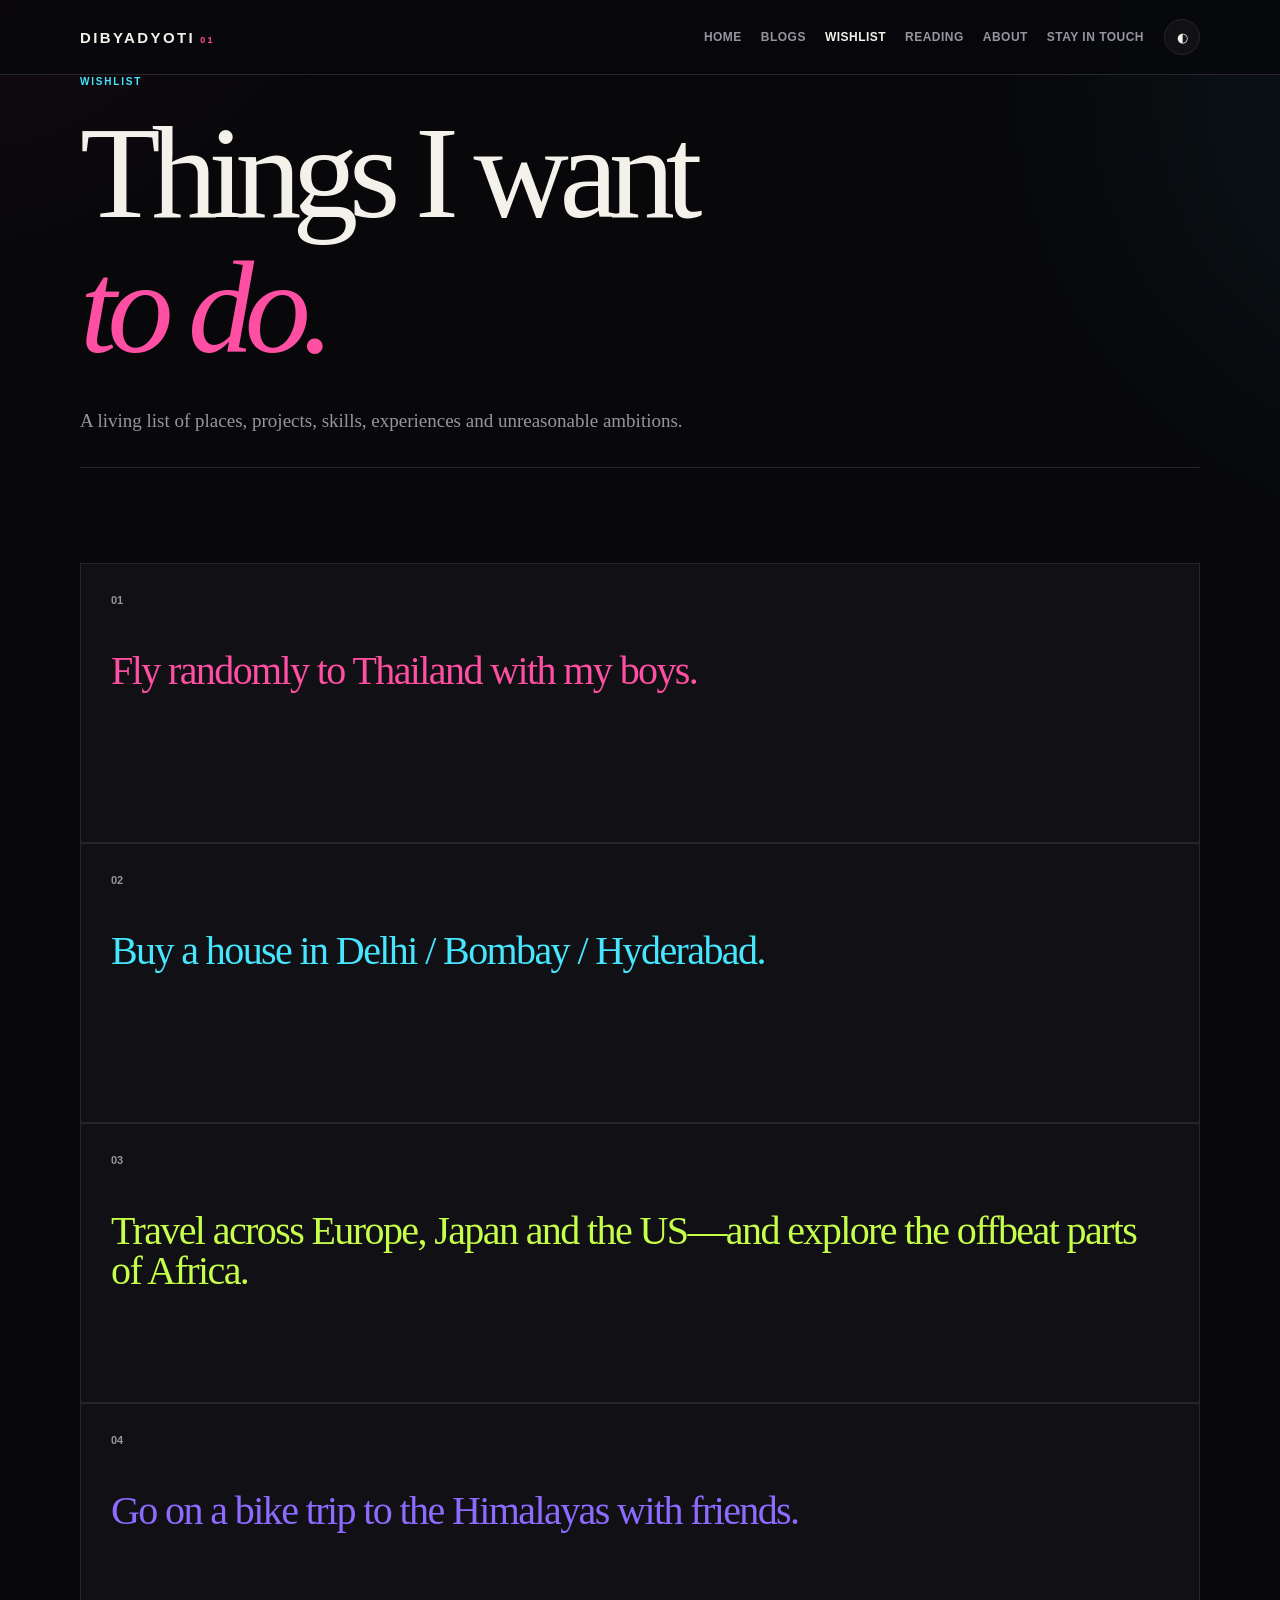
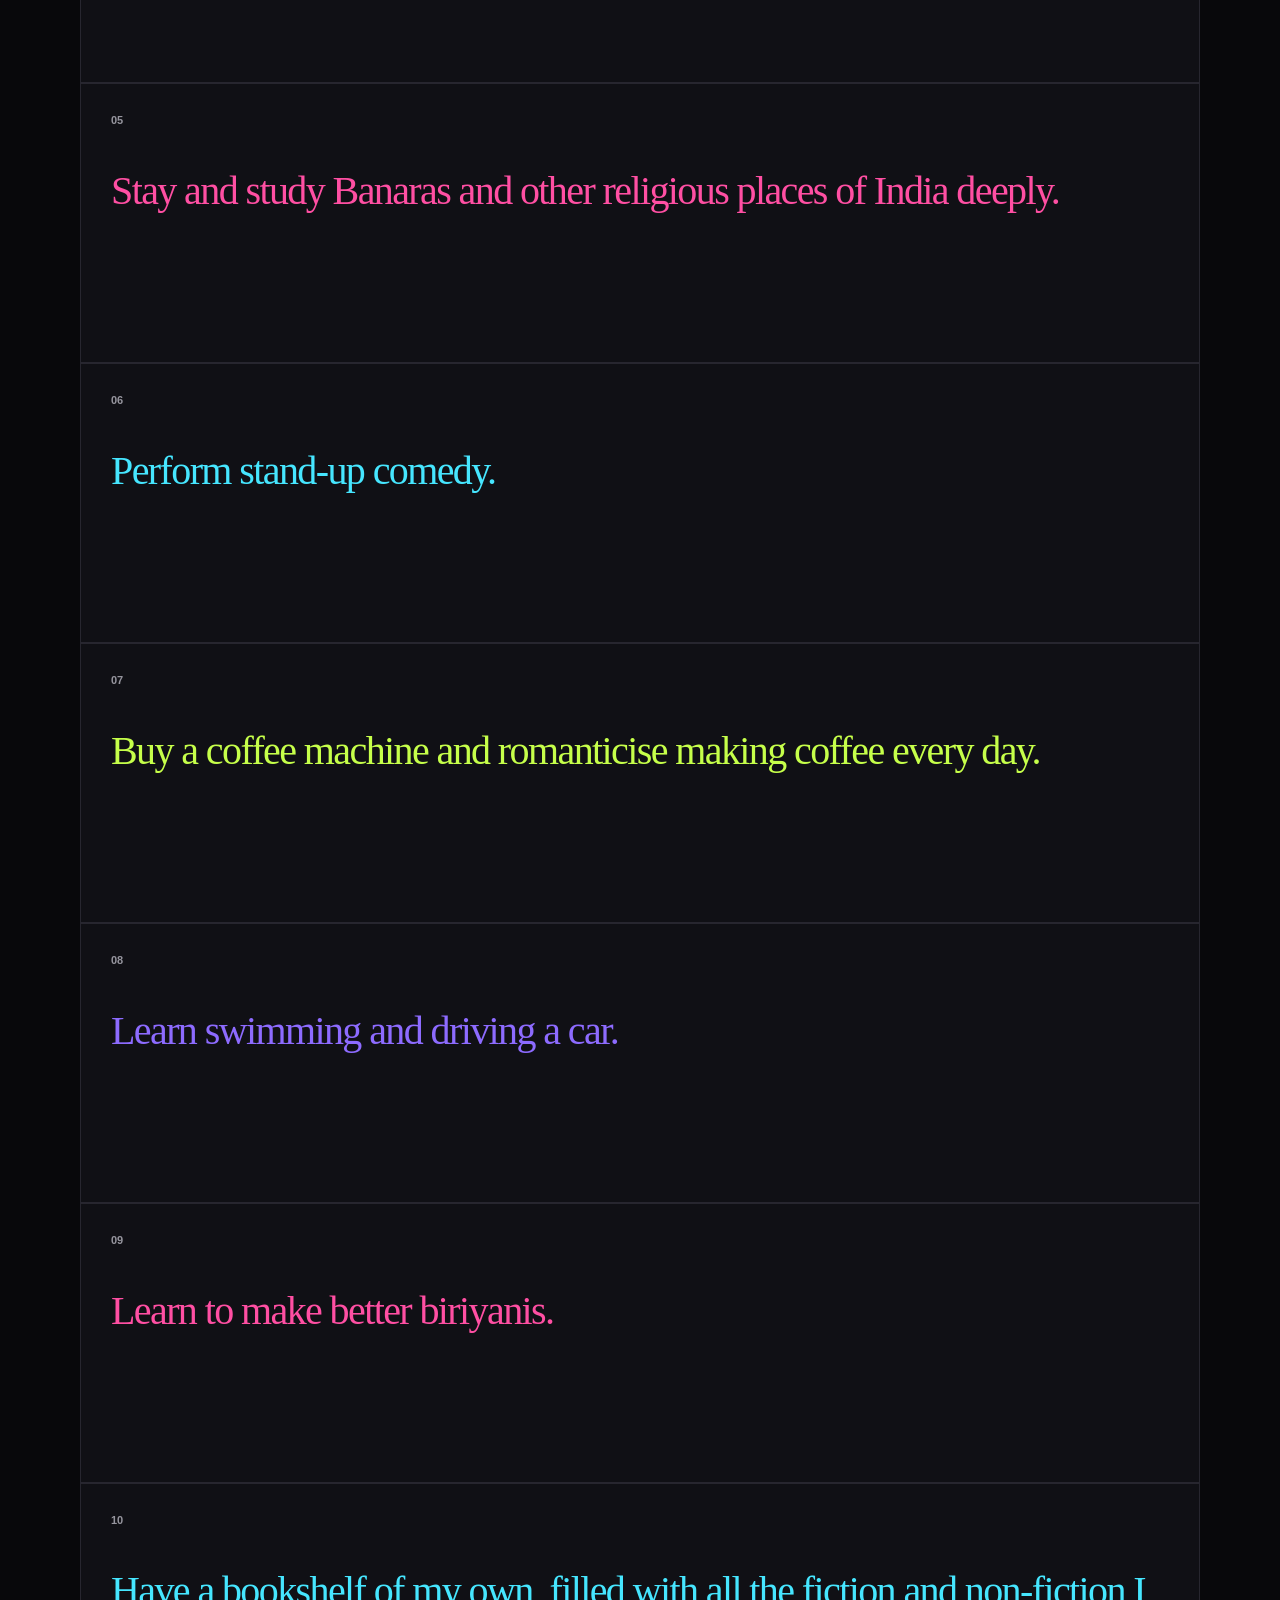
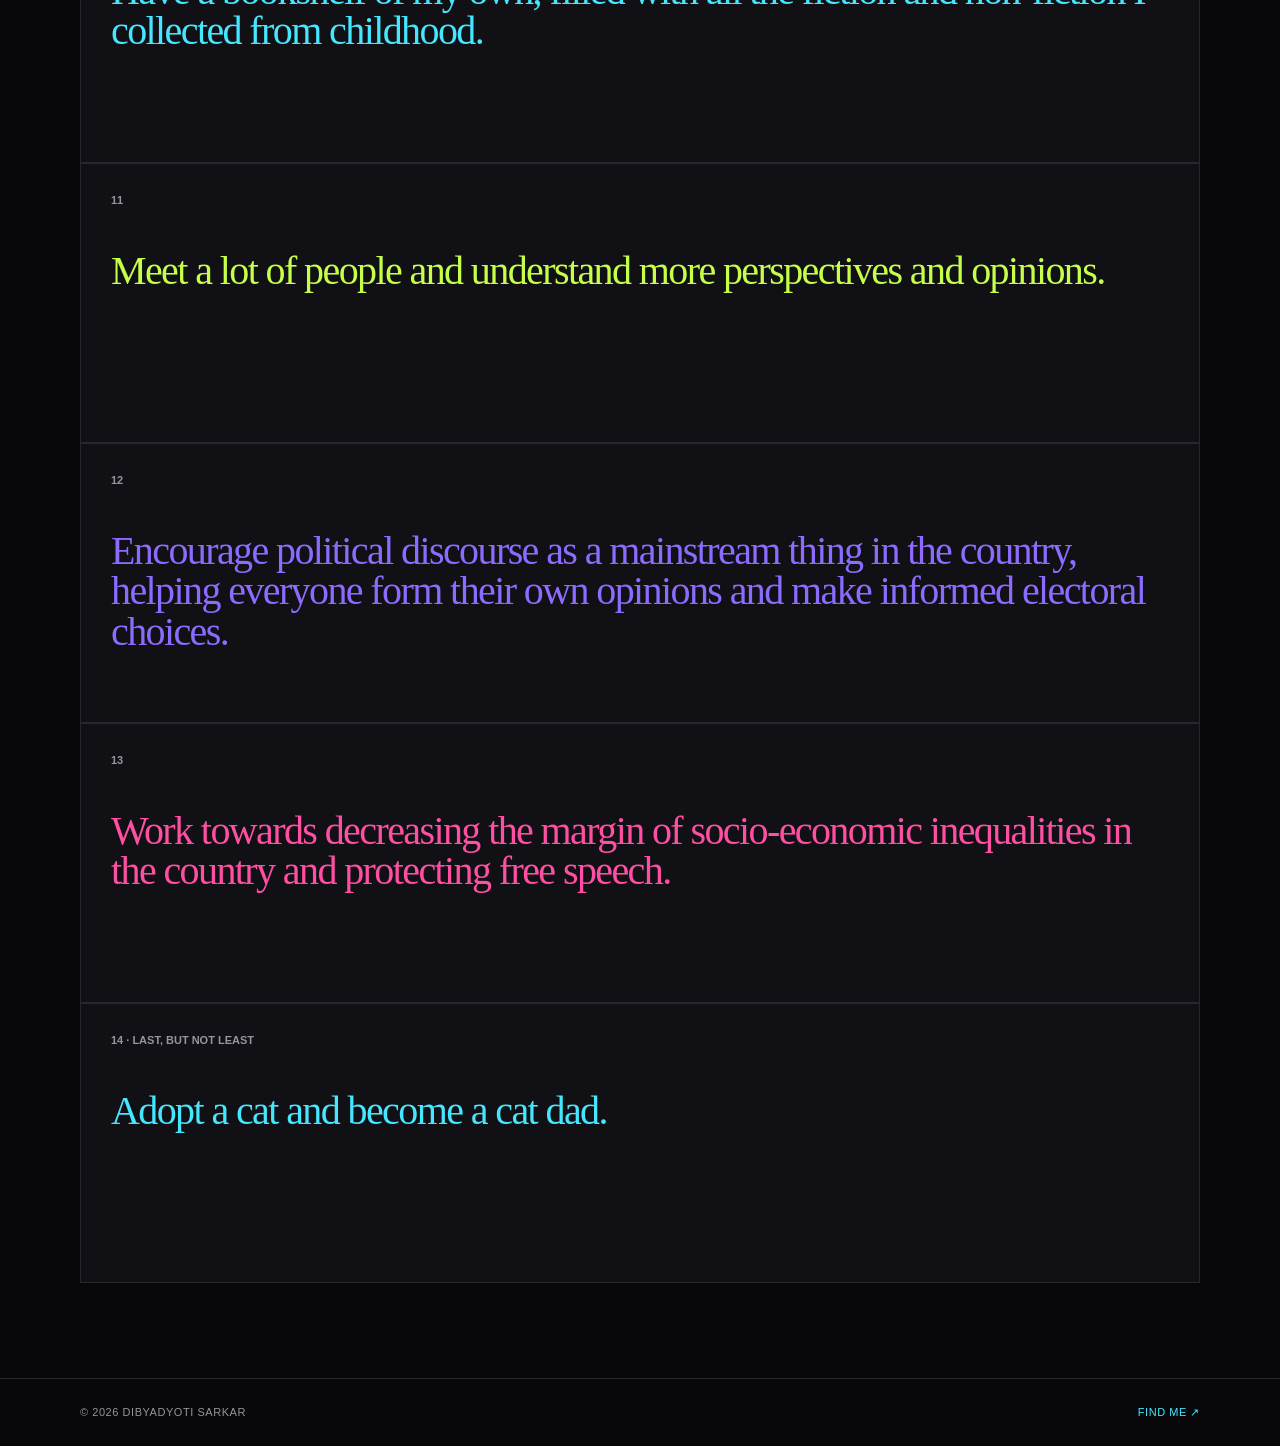
<file: wishlist.html>
<!doctype html><html lang="en"><head><meta charset="utf-8"><meta name="viewport" content="width=device-width,initial-scale=1"><title>Wishlist — Dibyadyoti</title><link rel="stylesheet" href="style.css"></head><body><header class="site-header"><div class="container nav-wrap"><a class="brand" href="index.html">DIBYADYOTI<span>01</span></a><nav><a href="index.html">Home</a><a href="writing.html">Blogs</a><a href="wishlist.html" aria-current="page">Wishlist</a><a href="reading.html">Reading</a><a href="about.html">About</a><a href="contact.html">Stay in touch</a></nav><button class="theme-toggle">◐</button></div></header><main><section class="hero container"><p class="eyebrow">Wishlist</p><h1>Things I want<br><em>to do.</em></h1><p class="hero-copy">A living list of places, projects, skills, experiences and unreasonable ambitions.</p></section><section class="section container"><div class="wishlist-list"><article class="feature feature-a"><span>01</span><h3>Fly randomly to Thailand with my boys.</h3></article><article class="feature feature-b"><span>02</span><h3>Buy a house in Delhi / Bombay / Hyderabad.</h3></article><article class="feature feature-c"><span>03</span><h3>Travel across Europe, Japan and the US—and explore the offbeat parts of Africa.</h3></article><article class="feature feature-d"><span>04</span><h3>Go on a bike trip to the Himalayas with friends.</h3></article><article class="feature feature-a"><span>05</span><h3>Stay and study Banaras and other religious places of India deeply.</h3></article><article class="feature feature-b"><span>06</span><h3>Perform stand-up comedy.</h3></article><article class="feature feature-c"><span>07</span><h3>Buy a coffee machine and romanticise making coffee every day.</h3></article><article class="feature feature-d"><span>08</span><h3>Learn swimming and driving a car.</h3></article><article class="feature feature-a"><span>09</span><h3>Learn to make better biriyanis.</h3></article><article class="feature feature-b"><span>10</span><h3>Have a bookshelf of my own, filled with all the fiction and non-fiction I collected from childhood.</h3></article><article class="feature feature-c"><span>11</span><h3>Meet a lot of people and understand more perspectives and opinions.</h3></article><article class="feature feature-d"><span>12</span><h3>Encourage political discourse as a mainstream thing in the country, helping everyone form their own opinions and make informed electoral choices.</h3></article><article class="feature feature-a"><span>13</span><h3>Work towards decreasing the margin of socio-economic inequalities in the country and protecting free speech.</h3></article><article class="feature feature-b wishlist-last"><span>14 · LAST, BUT NOT LEAST</span><h3>Adopt a cat and become a cat dad.</h3></article></div></section></main><footer class="site-footer"><div class="container footer-wrap"><span>© 2026 Dibyadyoti Sarkar</span><a href="contact.html">Find me ↗</a></div></footer><script src="script.js"></script></body></html>
</file>
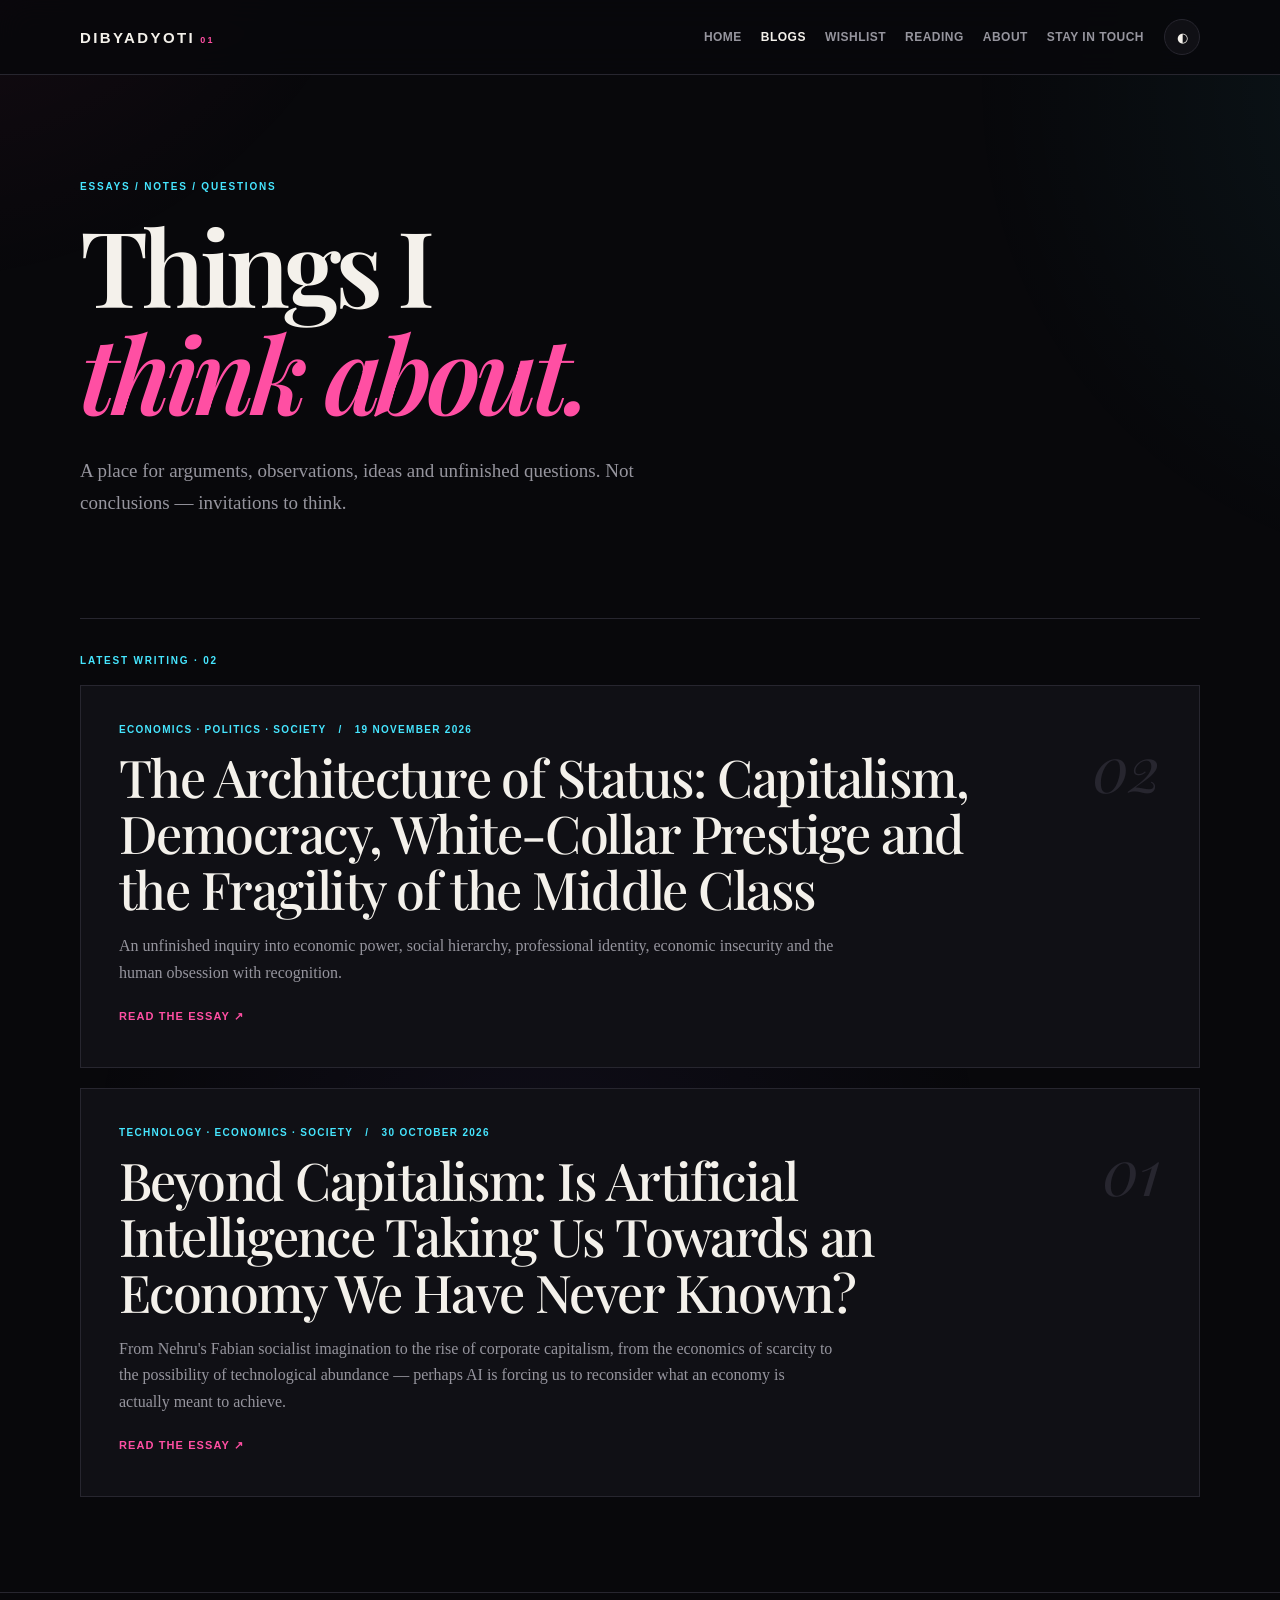
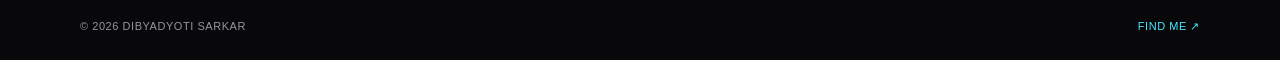
<file: writing.html>
<!doctype html><html lang="en"><head><meta charset="utf-8"><meta name="viewport" content="width=device-width,initial-scale=1"><meta name="description" content="Essays, arguments, observations and unfinished questions by Dibyadyoti Sarkar."><title>Writing — Dibyadyoti</title><link rel="stylesheet" href="style.css"><link rel="preconnect" href="https://fonts.googleapis.com"><link href="https://fonts.googleapis.com/css2?family=DM+Sans:wght@400;500;600;700&family=Playfair+Display:ital,wght@0,500;0,600;1,500&display=swap" rel="stylesheet"><style>.writing-hero{padding:105px 0 70px}.writing-hero h1{font:600 clamp(58px,9vw,105px)/1.02 'Playfair Display',Georgia,serif;letter-spacing:-.05em}.writing-hero h1 em{color:var(--pink)}.post-card{display:grid;grid-template-columns:1fr 150px;gap:30px;padding:38px;border:1px solid var(--line);background:var(--surface);transition:.25s}.post-card:hover{transform:translateY(-4px);border-color:var(--pink)}.post-card h2{font:500 clamp(32px,5vw,52px)/1.08 'Playfair Display',Georgia,serif;letter-spacing:-.03em;margin:14px 0}.post-card p{color:var(--muted);max-width:720px}.post-card .post-meta{font:700 10px Arial,sans-serif;letter-spacing:.13em;text-transform:uppercase;color:var(--cyan)}.post-card .read{font:700 11px Arial,sans-serif;text-transform:uppercase;letter-spacing:.1em;color:var(--pink)}.post-index{font:italic 64px 'Playfair Display',serif;color:var(--line);text-align:right}@media(max-width:650px){.post-card{grid-template-columns:1fr;padding:25px}.post-index{display:none}}</style></head><body><header class="site-header"><div class="container nav-wrap"><a class="brand" href="index.html">DIBYADYOTI<span>01</span></a><nav aria-label="Primary"><a href="index.html">Home</a><a href="writing.html" aria-current="page">Blogs</a><a href="wishlist.html">Wishlist</a><a href="reading.html">Reading</a><a href="about.html">About</a><a href="contact.html">Stay in touch</a></nav><button class="theme-toggle" aria-label="Toggle theme">◐</button></div></header><main><section class="container writing-hero"><p class="eyebrow">Essays / Notes / Questions</p><h1>Things I<br><em>think about.</em></h1><p class="hero-copy">A place for arguments, observations, ideas and unfinished questions. Not conclusions — invitations to think.</p></section><section class="container section" style="padding-top:35px"><p class="eyebrow">Latest writing · 02</p><a class="post-card" href="architecture-of-status.html"><div><div class="post-meta">Economics · Politics · Society &nbsp; / &nbsp; 19 November 2026</div><h2>The Architecture of Status: Capitalism, Democracy, White-Collar Prestige and the Fragility of the Middle Class</h2><p>An unfinished inquiry into economic power, social hierarchy, professional identity, economic insecurity and the human obsession with recognition.</p><span class="read">Read the essay ↗</span></div><div class="post-index">02</div></a><a class="post-card" href="beyond-capitalism.html" style="margin-top:20px"><div><div class="post-meta">Technology · Economics · Society &nbsp; / &nbsp; 30 October 2026</div><h2>Beyond Capitalism: Is Artificial Intelligence Taking Us Towards an Economy We Have Never Known?</h2><p>From Nehru's Fabian socialist imagination to the rise of corporate capitalism, from the economics of scarcity to the possibility of technological abundance — perhaps AI is forcing us to reconsider what an economy is actually meant to achieve.</p><span class="read">Read the essay ↗</span></div><div class="post-index">01</div></a></section></main><footer class="site-footer"><div class="container footer-wrap"><span>© 2026 Dibyadyoti Sarkar</span><a href="contact.html">Find me ↗</a></div></footer><script src="script.js"></script></body></html>
</file>
<file: style.css>
:root{--bg:#08080b;--surface:#101015;--surface2:#15151c;--text:#f4f1eb;--muted:#96959e;--line:#27262f;--pink:#ff4fa3;--cyan:#46e6ff;--lime:#c6ff4a;--violet:#8d6bff;--max:1120px}*{box-sizing:border-box}html{scroll-behavior:smooth}body{margin:0;background:var(--bg);color:var(--text);font-family:Georgia,'Times New Roman',serif;line-height:1.65;overflow-x:hidden}body:before{content:"";position:fixed;inset:-30%;pointer-events:none;background:radial-gradient(circle at 15% 5%,rgba(255,79,163,.08),transparent 22%),radial-gradient(circle at 90% 25%,rgba(70,230,255,.065),transparent 23%),radial-gradient(circle at 45% 100%,rgba(141,107,255,.055),transparent 25%);z-index:-2}#physics-field{position:fixed;inset:0;width:100%;height:100%;pointer-events:none;z-index:-1;opacity:.72}a{color:inherit;text-decoration:none}.container{width:min(calc(100% - 40px),var(--max));margin:auto}.site-header{border-bottom:1px solid var(--line);background:rgba(8,8,11,.82);position:sticky;top:0;z-index:10;backdrop-filter:blur(16px)}.nav-wrap{min-height:74px;display:flex;align-items:center;gap:20px}.brand{font:800 15px/1 Arial,sans-serif;letter-spacing:.16em;margin-right:auto}.brand span{color:var(--pink);font-size:9px;margin-left:5px}nav{display:flex;gap:19px;font:600 12px/1 Arial,sans-serif;text-transform:uppercase;letter-spacing:.04em}nav a{color:var(--muted);transition:.2s}nav a:hover,nav a[aria-current=page]{color:var(--text)}.theme-toggle{border:1px solid var(--line);background:var(--surface);border-radius:50%;width:36px;height:36px;cursor:pointer;color:var(--text)}.eyebrow{margin:0 0 17px;text-transform:uppercase;letter-spacing:.18em;font:700 10px/1.4 Arial,sans-serif;color:var(--cyan)}h1,h2,h3{line-height:1.02;margin:0;font-weight:500}h1{font-size:clamp(64px,11vw,132px);letter-spacing:-.07em;max-width:900px}h1 em,h2 em{font-style:italic;color:var(--pink)}.hero-copy{max-width:620px;color:var(--muted);font-size:19px;margin:30px 0}.hero-actions{display:flex;align-items:center;gap:25px}.button{display:inline-flex;align-items:center;gap:10px;background:var(--pink);color:#08080c;padding:13px 21px;border-radius:2px;font:800 12px/1 Arial,sans-serif;text-transform:uppercase;letter-spacing:.04em;box-shadow:0 0 28px rgba(255,79,163,.14)}.text-link{font:700 12px/1 Arial,sans-serif;border-bottom:1px solid var(--cyan);padding-bottom:4px}.home-hero{min-height:calc(100vh - 74px);padding:90px 0 35px;display:flex;flex-direction:column;justify-content:center;position:relative}.hero-kicker{font:700 10px/1.4 Arial,sans-serif;letter-spacing:.17em;color:var(--muted);margin-bottom:34px}.hero-kicker span{display:inline-block;width:28px;height:1px;background:var(--pink);vertical-align:middle;margin-right:10px}.hero-grid{display:grid;grid-template-columns:minmax(0,1fr) 330px;align-items:center;gap:40px}.hero-orbit{height:330px;position:relative;display:grid;place-items:center;opacity:.85}.orbit{position:absolute;border:1px solid var(--line);border-radius:50%;animation:spin 22s linear infinite}.orbit-one{width:310px;height:170px;transform:rotate(-27deg);border-color:rgba(70,230,255,.28)}.orbit-two{width:230px;height:310px;transform:rotate(31deg);border-color:rgba(255,79,163,.22);animation-direction:reverse;animation-duration:27s}.orbit-core{width:78px;height:78px;border:1px solid var(--line);border-radius:50%;display:grid;place-items:center;font:700 11px Arial,sans-serif;color:var(--pink);background:rgba(16,16,21,.7);box-shadow:0 0 55px rgba(255,79,163,.1)}@keyframes spin{to{transform:rotate(333deg)}}.scroll-note{margin-top:auto;padding-top:55px;font:700 9px Arial,sans-serif;letter-spacing:.16em;color:#66656e}.scroll-note span{color:var(--cyan);font-size:15px;margin-left:8px}.home-explore,.home-feature{padding:105px 0;border-top:1px solid var(--line)}.explore-intro{margin-bottom:50px}.explore-intro h2{font-size:clamp(48px,7vw,78px);letter-spacing:-.06em}.home-links{display:grid;grid-template-columns:1fr 1fr;gap:0;border-top:1px solid var(--line)}.home-link{min-height:230px;padding:30px 24px;border-bottom:1px solid var(--line);display:grid;grid-template-columns:44px 1fr 30px;gap:10px;align-items:start;transition:background .25s,padding-left .25s}.home-link:nth-child(odd){border-right:1px solid var(--line)}.home-link:hover{background:var(--surface);padding-left:31px}.home-link small,.featured-post small{font:700 9px/1.4 Arial,sans-serif;letter-spacing:.13em;color:var(--muted)}.link-number{font:700 10px Arial,sans-serif;color:var(--pink);padding-top:4px}.home-link h3{font-size:42px;letter-spacing:-.045em;margin:24px 0 9px}.home-link p{color:var(--muted);margin:0;max-width:400px}.home-link strong{font:400 24px Arial,sans-serif;color:var(--cyan);transition:transform .25s}.home-link:hover strong{transform:translate(4px,-4px)}.home-feature{padding-top:95px}.feature-label{display:flex;justify-content:space-between;align-items:end;margin-bottom:25px}.feature-label span{font:700 9px Arial,sans-serif;letter-spacing:.12em;color:#66656e}.featured-post{display:flex;justify-content:space-between;align-items:end;border:1px solid var(--line);background:linear-gradient(110deg,rgba(255,79,163,.06),rgba(70,230,255,.025));padding:48px 45px;min-height:290px;transition:transform .25s,border-color .25s}.featured-post:hover{transform:translateY(-5px);border-color:rgba(255,79,163,.55)}.featured-post h2{font-size:clamp(50px,7vw,82px);letter-spacing:-.06em;margin:18px 0 10px}.featured-post p{font-size:20px;color:var(--muted);margin:0}.featured-arrow{font:400 36px Arial,sans-serif;color:var(--cyan)}.manifesto{padding:130px 0;text-align:center}.manifesto blockquote{max-width:900px;margin:0 auto;font-size:clamp(32px,5.5vw,65px);line-height:1.05;letter-spacing:-.05em}.section{padding:95px 0;border-top:1px solid var(--line)}.section-heading{margin-bottom:35px}h2{font-size:clamp(38px,6vw,65px);letter-spacing:-.045em}.feature-grid{display:grid;grid-template-columns:repeat(2,1fr);gap:16px}.feature{min-height:280px;padding:30px;border:1px solid var(--line);background:var(--surface);display:flex;flex-direction:column;transition:transform .25s,border-color .25s,box-shadow .25s}.feature:hover{transform:translateY(-6px);border-color:var(--pink);box-shadow:0 20px 50px rgba(0,0,0,.25)}.feature span{font:700 11px Arial,sans-serif;color:var(--muted);margin-bottom:45px}.feature h3{font-size:40px;letter-spacing:-.04em}.feature p{color:var(--muted);max-width:470px;margin:12px 0 22px}.feature b{margin-top:auto;font:800 11px Arial,sans-serif;text-transform:uppercase;letter-spacing:.08em}.feature-a h3{color:var(--pink)}.feature-b h3{color:var(--cyan)}.feature-c h3{color:var(--lime)}.feature-d h3{color:var(--violet)}.article{padding:100px 0 120px}.article-header{max-width:900px;margin-bottom:65px}.article-header h1{font-size:clamp(56px,9vw,108px)}.article-subtitle{font-size:28px;color:var(--muted);margin:25px 0 12px;max-width:760px}.article-meta{font:11px Arial,sans-serif;text-transform:uppercase;letter-spacing:.08em;color:var(--muted)}.article-body{max-width:760px;margin:auto;font-size:20px;line-height:1.85}.article-body p{margin:0 0 30px}.article-body h2{font-size:clamp(40px,6vw,62px);margin:80px 0 35px}.article-body em{font-style:italic}.article-footer{border-top:1px solid var(--line);margin-top:75px;padding-top:25px;display:flex;justify-content:space-between;gap:20px;font:700 12px Arial,sans-serif;text-transform:uppercase;letter-spacing:.05em}.article-footer a:first-child{color:var(--cyan)}.article-footer a:last-child{color:var(--pink)}.site-footer{border-top:1px solid var(--line);padding:27px 0;color:var(--muted);font:11px Arial,sans-serif;text-transform:uppercase;letter-spacing:.05em}.footer-wrap{display:flex;justify-content:space-between}.footer-wrap a{color:var(--cyan)}@media(max-width:820px){.container{width:min(calc(100% - 28px),var(--max))}.nav-wrap{gap:10px}nav{gap:10px;overflow-x:auto;white-space:nowrap;max-width:62vw}.home-hero{min-height:auto;padding:75px 0 55px}.hero-grid{grid-template-columns:1fr}.hero-orbit{height:170px;position:absolute;right:-40px;top:120px;opacity:.45;transform:scale(.65)}.hero-copy{font-size:17px;max-width:500px}.home-links{grid-template-columns:1fr}.home-link:nth-child(odd){border-right:0}.home-link{min-height:190px}.featured-post{padding:32px 25px;min-height:240px}.feature-label{align-items:start;gap:20px;flex-direction:column}.section{padding:70px 0}.article{padding:70px 0 80px}.article-body{font-size:18px}.article-subtitle{font-size:22px}.article-footer{flex-direction:column}}@media(max-width:520px){nav{font-size:10px;gap:8px}.theme-toggle{display:none}.hero-grid h1{font-size:58px}.hero-orbit{right:-75px;top:100px}.footer-wrap{flex-direction:column;gap:8px}.featured-post{display:block}}@media(prefers-reduced-motion:reduce){*,*::before,*::after{animation-duration:.01ms!important;animation-iteration-count:1!important;scroll-behavior:auto!important}#physics-field{display:none}}
</file>
